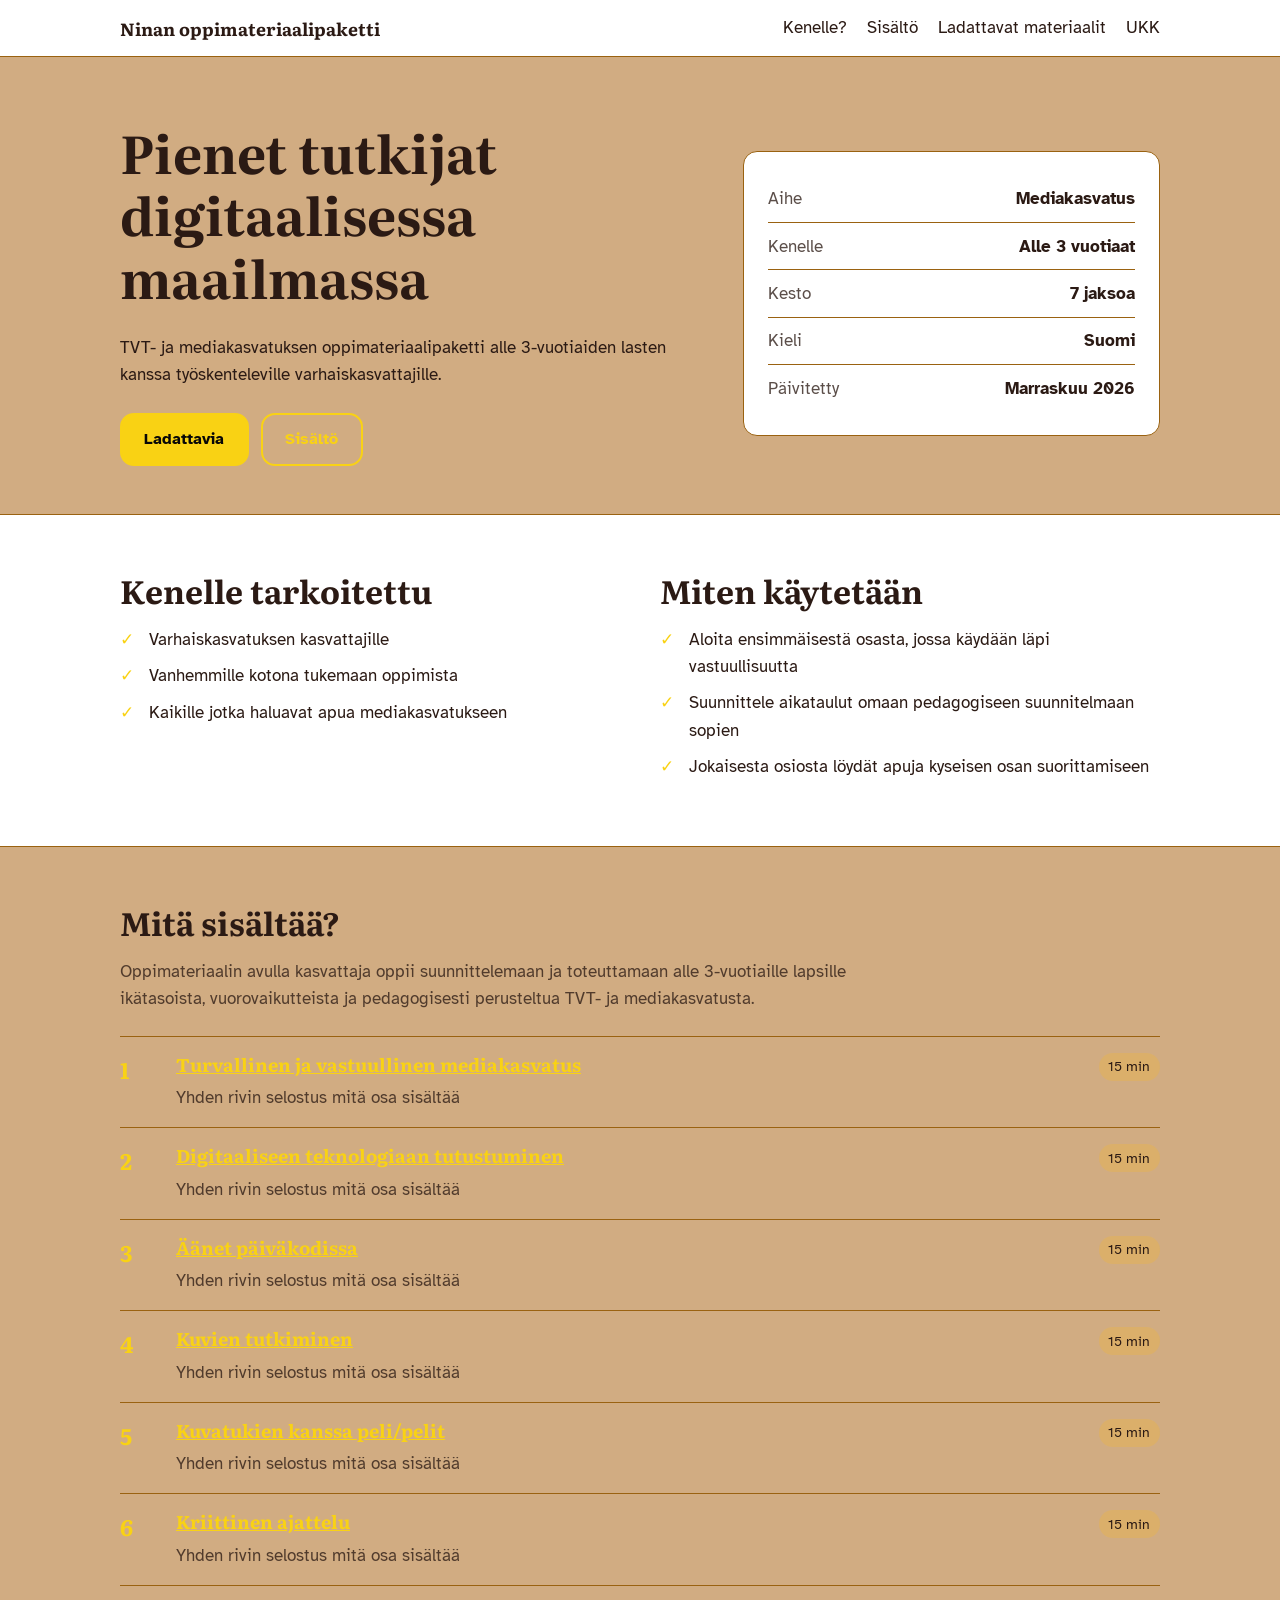
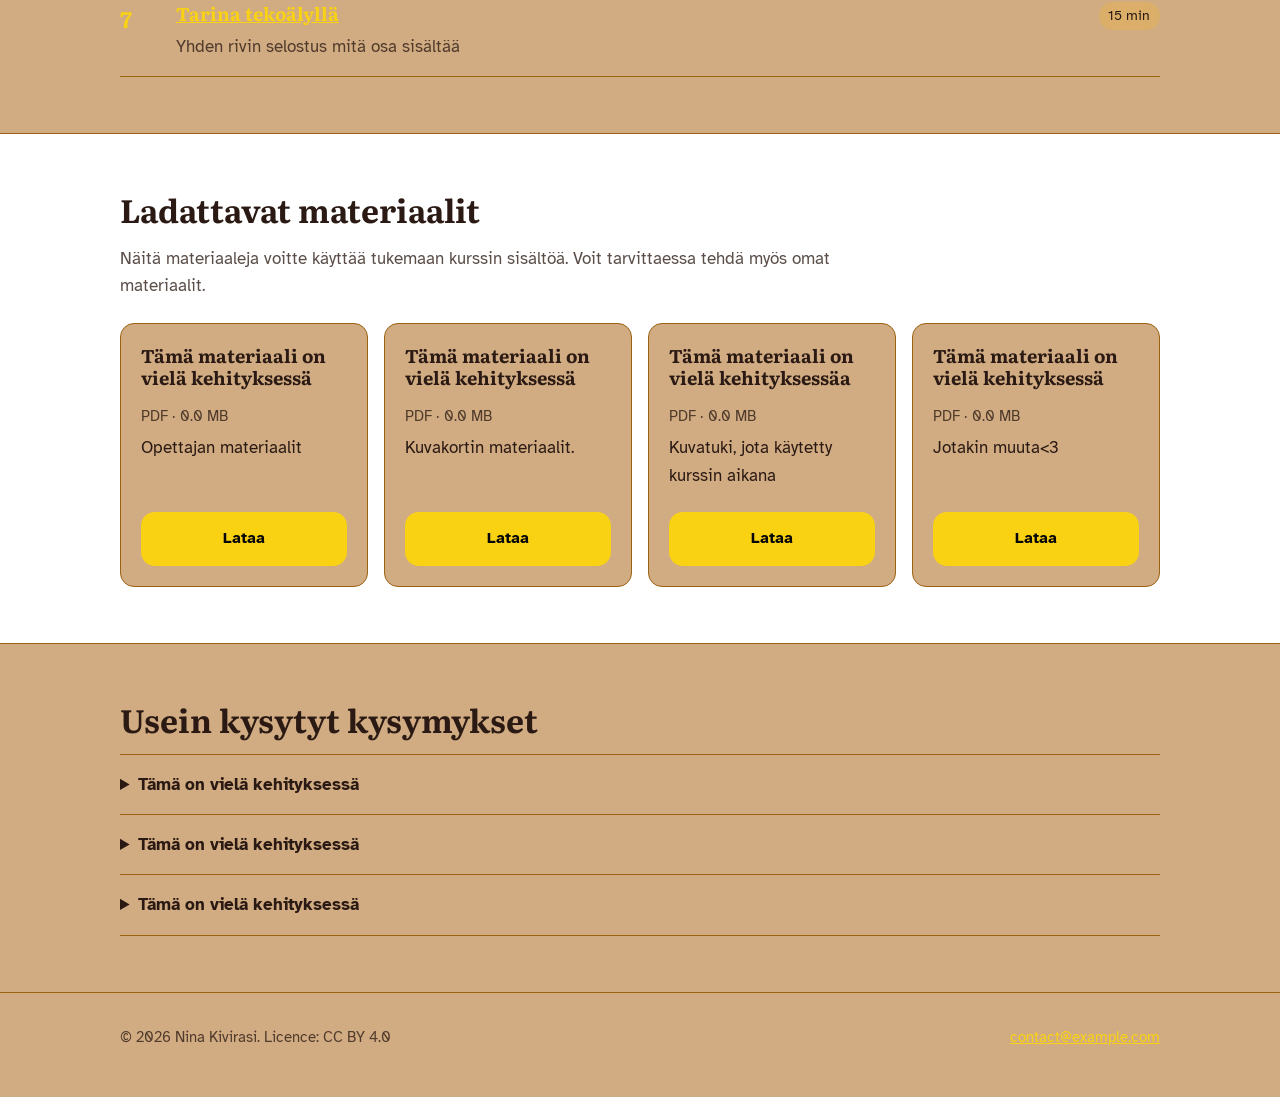
<file: index.html>
<!DOCTYPE html>
<html lang="en">
<head>
<meta charset="UTF-8">
<meta name="viewport" content="width=device-width, initial-scale=1">
<title>Materiaalipaketti alle 3-vuotiaille</title>
<meta name="description" content="Materiaalipaketti alle 3-vuotiaille.">
<link rel="preconnect" href="https://fonts.googleapis.com">
<link rel="preconnect" href="https://fonts.gstatic.com" crossorigin>
<link href="https://fonts.googleapis.com/css2?family=Atkinson+Hyperlegible:wght@400;700&family=Literata:opsz,wght@7..72,500;7..72,700&display=swap" rel="stylesheet">
<link rel="stylesheet" href="styles.css">

</head>

<body>
<a class="skip" href="#main">Skip to content</a>

<!-- ===== HEADER ===== -->
<header class="site-header">
  <div class="wrap">
    <a class="logo" href="#">Ninan oppimateriaalipaketti</a>
    <nav aria-label="Main">
      <ul>
        <li><a href="#audience">Kenelle?</a></li>
        <li><a href="#contents">Sisältö</a></li>
        <li><a href="#downloads">Ladattavat materiaalit</a></li>
        <li><a href="#faq">UKK</a></li>
      </ul>
    </nav>
  </div>
</header>

<main id="main">

  <!-- ===== HERO ===== -->
  <section class="hero">
    <div class="wrap">
      <div>
        <h1>Pienet tutkijat digitaalisessa maailmassa</h1>
        <p>TVT- ja mediakasvatuksen oppimateriaalipaketti alle 3-vuotiaiden lasten kanssa työskenteleville varhaiskasvattajille.</p>
        <div class="hero-actions">
          <a class="btn" href="#downloads">Ladattavia</a>
          <a class="btn ghost" href="#contents">Sisältö</a>
        </div>
      </div>

      <dl class="facts" aria-label="Package details">
        <div><dt>Aihe</dt><dd>Mediakasvatus</dd></div>
        <div><dt>Kenelle</dt><dd>Alle 3 vuotiaat</dd></div>
        <div><dt>Kesto</dt><dd>7 jaksoa</dd></div>
        <div><dt>Kieli</dt><dd>Suomi</dd></div>
        <div><dt>Päivitetty</dt><dd>Marraskuu 2026</dd></div>
      </dl>
    </div>
  </section>
    <!-- ===== AUDIENCE + HOW TO USE ===== -->
  <section id="audience" class="band">
    <div class="wrap two-col">
      <div>
        <h2>Kenelle tarkoitettu</h2>
        <ul class="checks">
          <li>Varhaiskasvatuksen kasvattajille</li>
          <li>Vanhemmille kotona tukemaan oppimista</li>
          <li>Kaikille jotka haluavat apua mediakasvatukseen</li>
        </ul>
      </div>
      <div>
        <h2>Miten käytetään</h2>
        <ul class="checks">
          <li>Aloita ensimmäisestä osasta, jossa käydään läpi vastuullisuutta</li>
          <li>Suunnittele aikataulut omaan pedagogiseen suunnitelmaan sopien</li>
          <li>Jokaisesta osiosta löydät apuja kyseisen osan suorittamiseen</li>
        </ul>
      </div>
    </div>
  </section>

  <!-- ===== CONTENTS ===== -->
  <section id="contents">
    <div class="wrap">
      <h2>Mitä sisältää?</h2>
      <p class="muted">Oppimateriaalin avulla kasvattaja oppii suunnittelemaan ja toteuttamaan alle 3-vuotiaille lapsille ikätasoista, vuorovaikutteista ja pedagogisesti perusteltua TVT- ja mediakasvatusta.</p>
      <ol class="contents">
        <li>
          <div><a href="osa1.html"><h3>Turvallinen ja vastuullinen mediakasvatus</h3></a><p>Yhden rivin selostus mitä osa sisältää</p></div>
          <span class="tag">15 min</span>
        </li>
        <li>
          <div><a href="osa2.html"><h3>Digitaaliseen teknologiaan tutustuminen </h3></a><p>Yhden rivin selostus mitä osa sisältää</p></div>
          <span class="tag">15 min</span>
        </li>
        <li>
          <div><a href="osa3.html"><h3>Äänet päiväkodissa</h3></a><p>Yhden rivin selostus mitä osa sisältää</p></div>
          <span class="tag">15 min</span>
        </li>
                <li>
          <div><a href="osa4.html"><h3>Kuvien tutkiminen</h3></a><p>Yhden rivin selostus mitä osa sisältää</p></div>
          <span class="tag">15 min</span>
        </li>
                <li>
          <div><a href="osa5.html"><h3>Kuvatukien kanssa peli/pelit</h3></a><p>Yhden rivin selostus mitä osa sisältää</p></div>
          <span class="tag">15 min</span>
        </li>
                <li>
          <div><a href="osa6.html"><h3>Kriittinen ajattelu</h3></a><p>Yhden rivin selostus mitä osa sisältää</p></div>
          <span class="tag">15 min</span>
        </li>
                <li>
          <div><a href="osa7.html"><h3>Tarina tekoälyllä</h3></a><p>Yhden rivin selostus mitä osa sisältää</p></div>
          <span class="tag">15 min</span>
        </li>
      </ol>
    </div>
  </section>

  <!-- ===== DOWNLOADS ===== -->
  <section id="downloads" class="band">
    <div class="wrap">
      <h2>Ladattavat materiaalit</h2>
      <p class="muted">Näitä materiaaleja voitte käyttää tukemaan kurssin sisältöä. Voit tarvittaessa tehdä myös omat materiaalit.</p>
      <div class="downloads">
        <article class="file">
          <h3>Tämä materiaali on vielä kehityksessä</h3>
          <p class="meta">PDF · 0.0 MB</p>
          <p>Opettajan materiaalit</p>
          <a class="btn" href="files/teachers-guide.pdf" download>Lataa</a>
        </article>
        <article class="file">
          <h3>Tämä materiaali on vielä kehityksessä</h3>
          <p class="meta">PDF · 0.0 MB</p>
          <p>Kuvakortin materiaalit.</p>
          <a class="btn" href="kamera_pohja.png" download>Lataa</a>
        </article>
        <article class="file">
          <h3>Tämä materiaali on vielä kehityksessäa</h3>
          <p class="meta">PDF · 0.0 MB</p>
          <p>Kuvatuki, jota käytetty kurssin aikana</p>
          <a class="btn" href="files/slides.pptx" download>Lataa</a>
        </article>
        <article class="file">
          <h3>Tämä materiaali on vielä kehityksessä</h3>
          <p class="meta">PDF · 0.0 MB</p>
          <p>Jotakin muuta<3</p>
          <a class="btn" href="files/full-package.zip" download>Lataa</a>
        </article>
      </div>
    </div>
  </section>



  <!-- ===== FAQ ===== -->
  <section id="faq">
    <div class="wrap">
      <h2>Usein kysytyt kysymykset</h2>
      <details>
        <summary>Tämä on vielä kehityksessä</summary>
        <p>Ja sitten vastauksia.</p>
      </details>
      <details>
        <summary>Tämä on vielä kehityksessä</summary>
        <p>Ja sitten vastauksia.</p>
      </details>
      <details>
        <summary>Tämä on vielä kehityksessä</summary>
        <p>Ja sitten vastauksia.</p>
      </details>
    </div>
  </section>

</main>

<!-- ===== FOOTER ===== -->
<footer>
  <div class="wrap">
    <span>© 2026 Nina Kivirasi. Licence: CC BY 4.0</span>
    <a href="mailto:contact@example.com">contact@example.com</a>
  </div>
</footer>
</body>
</html>
</file>
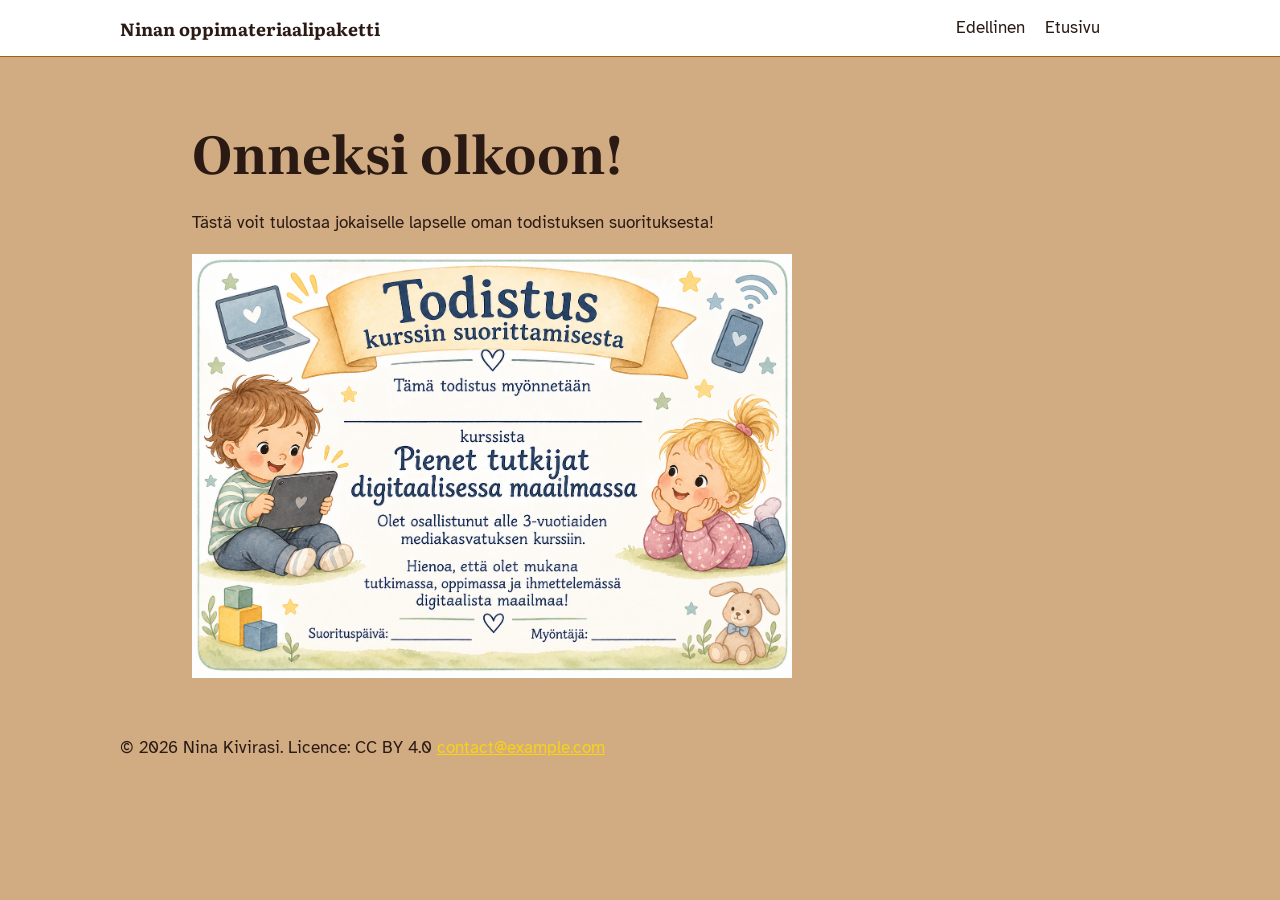
<file: lopuksi.html>
<!DOCTYPE html>
<html lang="en">
<head>
    <meta charset="UTF-8">
    <meta name="viewport" content="width=device-width, initial-scale=1.0">
    <title>Materiaalipaketti alle 3-vuotiaille</title>
    <meta name="description" content="Materiaalipaketti alle 3-vuotiaille.">
    <link rel="preconnect" href="https://fonts.googleapis.com">
    <link rel="preconnect" href="https://fonts.gstatic.com" crossorigin>
    <link href="https://fonts.googleapis.com/css2?family=Atkinson+Hyperlegible:wght@400;700&family=Literata:opsz,wght@7..72,500;7..72,700&display=swap" rel="stylesheet">
    <link rel="stylesheet" href="styles.css">
</head>
<body>
    <header class="site-header">
  <div class="wrap">
    <a class="logo" href="#">Ninan oppimateriaalipaketti</a>
    <nav aria-label="Main">
      <ul>
        <li><a href="osa7.html">Edellinen</a></li>
        <li><a href="index.html">Etusivu</a></li>
        <li><a href=""></a></li>
        <li><a href=""></a></li>
        <li><a href=""></a></li>
      </ul>
    </nav>
  </div>
</header>
 
<main id="main">

  <!-- ===== HERO ===== -->
  <section class="hero">
    <div class="headline">
        <h1>Onneksi olkoon!</h1>
            
      <div>
        <div>
            <p>Tästä voit tulostaa jokaiselle lapselle oman todistuksen suorituksesta!</p>
          <a href="pienet_tutkijat_todistus.pdf" target="_blank"><img src="Pienten_tutkijoiden_digidiplomi.png" width="600" alt="Pienten tutkijoiden digidiplomi"></a>
        </div>
      </div>
 

  </div>
</section>

<!-- ===== FOOTER ===== -->
<footer>
  <div class="wrap">
    <span>© 2026 Nina Kivirasi. Licence: CC BY 4.0</span>
    <a href="mailto:contact@example.com">contact@example.com</a>
  </div>
</footer>
</body>
</html>
</file>
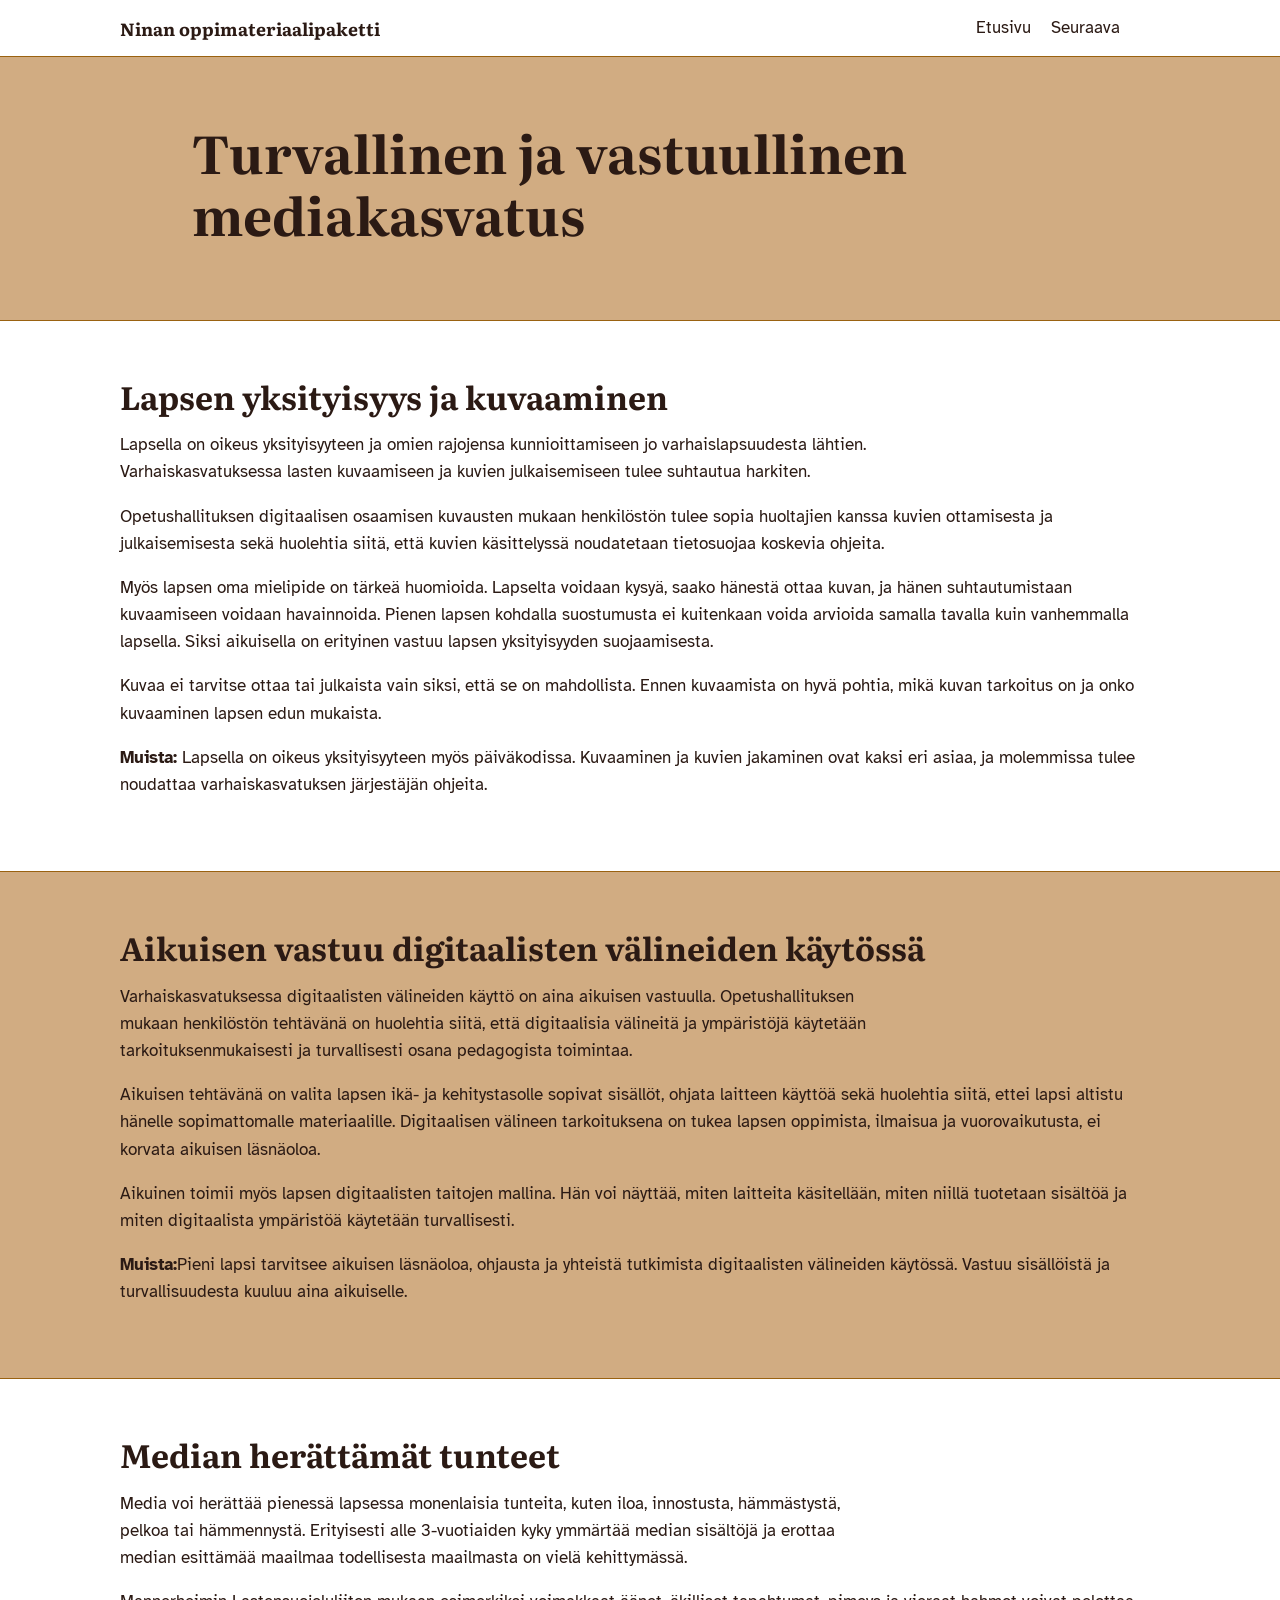
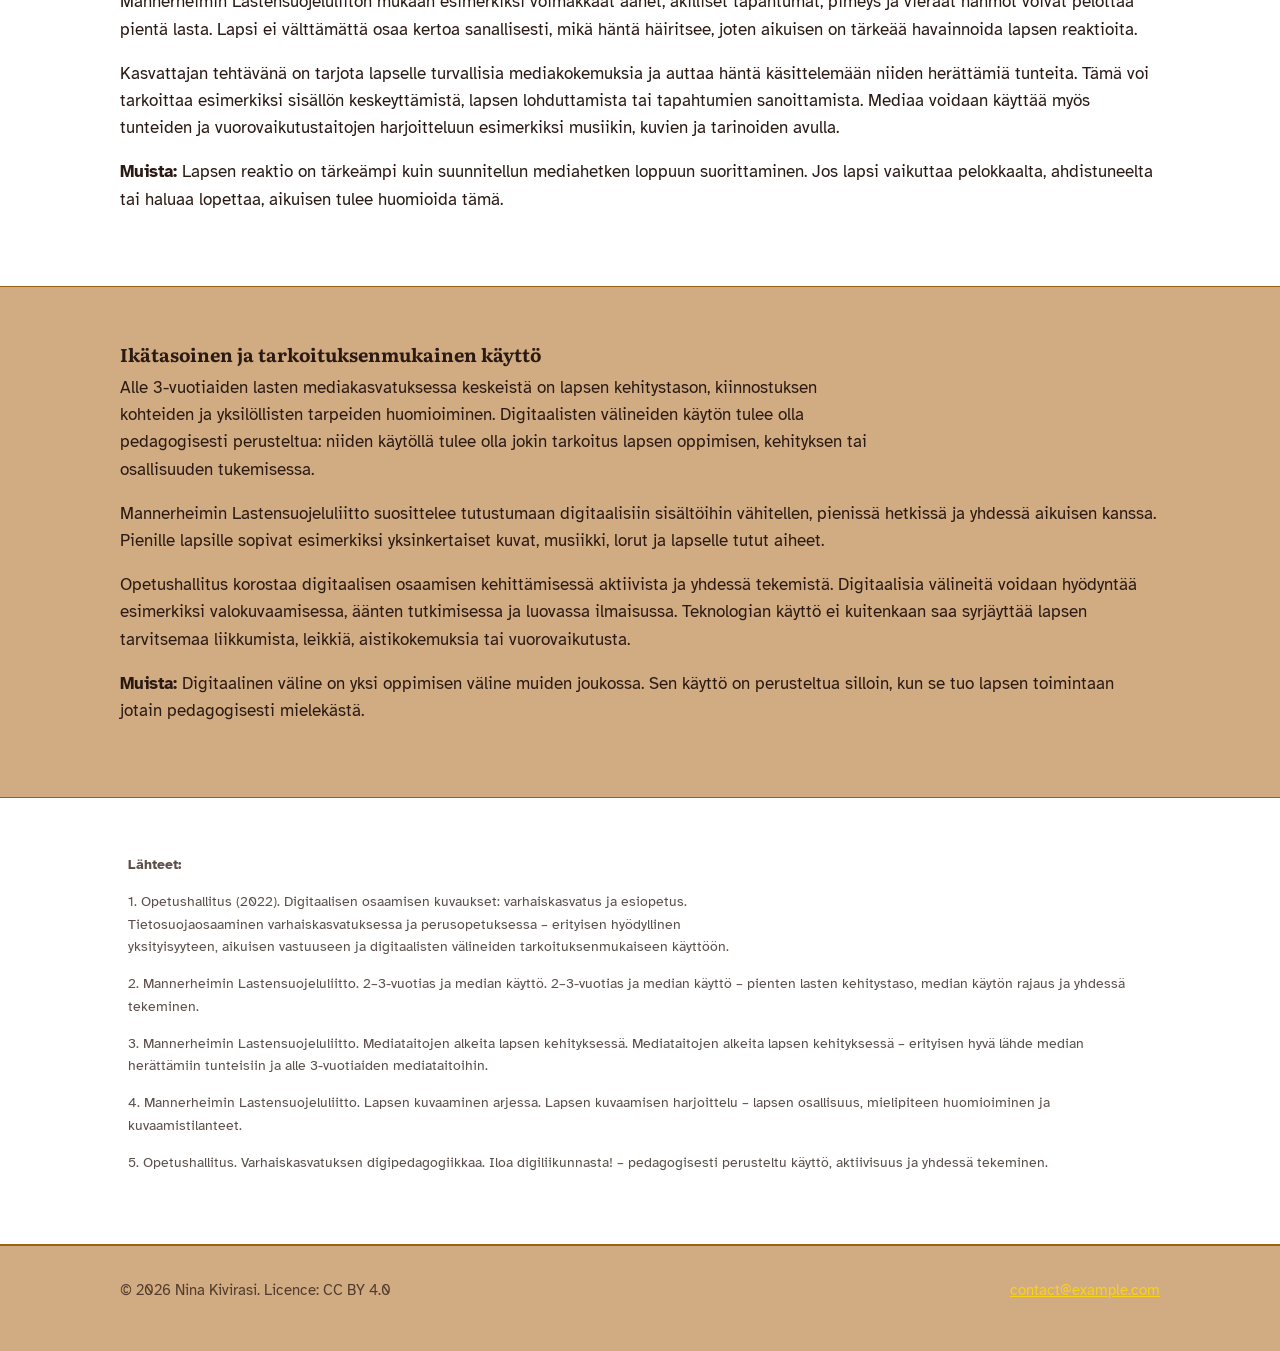
<file: osa1.html>
<!DOCTYPE html>
<html lang="en">
<head>
<meta charset="UTF-8">
<meta name="viewport" content="width=device-width, initial-scale=1">
<title>Materiaalipaketti alle 3-vuotiaille</title>
<meta name="description" content="Materiaalipaketti alle 3-vuotiaille.">
<link rel="preconnect" href="https://fonts.googleapis.com">
<link rel="preconnect" href="https://fonts.gstatic.com" crossorigin>
<link href="https://fonts.googleapis.com/css2?family=Atkinson+Hyperlegible:wght@400;700&family=Literata:opsz,wght@7..72,500;7..72,700&display=swap" rel="stylesheet">
<link rel="stylesheet" href="styles.css">

</head>
 
<body>
 
<!-- ===== HEADER ===== -->
<header class="site-header">
  <div class="wrap">
    <a class="logo" href="#">Ninan oppimateriaalipaketti</a>
    <nav aria-label="Main">
      <ul>
        <li><a href="index.html">Etusivu</a></li>  
        <li><a href="osa2.html">Seuraava</a></li>
        <li><a href=""></a></li>
        <li><a href=""></a></li>
      </ul>
    </nav>
  </div>
</header>
 
<main id="main">
 
  <!-- ===== HERO ===== -->
  <section class="hero">
    <div class="headline">
        <h1>Turvallinen ja vastuullinen mediakasvatus</h1>
      </div>
  </section>
 
  <!-- ===== CONTENTS ===== -->
  <section id="facts" class="band">
    <div class="wrap">
      <h2>Lapsen yksityisyys ja kuvaaminen</h2>
      <p>Lapsella on oikeus yksityisyyteen ja omien rajojensa kunnioittamiseen jo varhaislapsuudesta lähtien. Varhaiskasvatuksessa lasten kuvaamiseen ja kuvien julkaisemiseen tulee suhtautua harkiten. </p>
        Opetushallituksen digitaalisen osaamisen kuvausten mukaan henkilöstön tulee sopia huoltajien kanssa kuvien ottamisesta ja julkaisemisesta sekä huolehtia siitä, että kuvien käsittelyssä noudatetaan tietosuojaa koskevia ohjeita.</p>
        Myös lapsen oma mielipide on tärkeä huomioida. Lapselta voidaan kysyä, saako hänestä ottaa kuvan, ja hänen suhtautumistaan kuvaamiseen voidaan havainnoida. Pienen lapsen kohdalla suostumusta ei kuitenkaan voida arvioida samalla tavalla kuin vanhemmalla lapsella. Siksi aikuisella on erityinen vastuu lapsen yksityisyyden suojaamisesta.
        </p>
        Kuvaa ei tarvitse ottaa tai julkaista vain siksi, että se on mahdollista. Ennen kuvaamista on hyvä pohtia, mikä kuvan tarkoitus on ja onko kuvaaminen lapsen edun mukaista.
       </p>
        <strong>Muista:</strong> Lapsella on oikeus yksityisyyteen myös päiväkodissa. Kuvaaminen ja kuvien jakaminen ovat kaksi eri asiaa, ja molemmissa tulee noudattaa varhaiskasvatuksen järjestäjän ohjeita.
      </p>
      </div>
  </section>
<section>
      <div class="wrap">
        <h2>Aikuisen vastuu digitaalisten välineiden käytössä</h2>
        <p>Varhaiskasvatuksessa digitaalisten välineiden käyttö on aina aikuisen vastuulla. Opetushallituksen mukaan henkilöstön tehtävänä on huolehtia siitä, että digitaalisia välineitä ja ympäristöjä käytetään tarkoituksenmukaisesti ja turvallisesti osana pedagogista toimintaa.
          </p>
          Aikuisen tehtävänä on valita lapsen ikä- ja kehitystasolle sopivat sisällöt, ohjata laitteen käyttöä sekä huolehtia siitä, ettei lapsi altistu hänelle sopimattomalle materiaalille. Digitaalisen välineen tarkoituksena on tukea lapsen oppimista, ilmaisua ja vuorovaikutusta, ei korvata aikuisen läsnäoloa.
          </p>
          Aikuinen toimii myös lapsen digitaalisten taitojen mallina. Hän voi näyttää, miten laitteita käsitellään, miten niillä tuotetaan sisältöä ja miten digitaalista ympäristöä käytetään turvallisesti.
        </p>
          <strong>Muista:</strong>Pieni lapsi tarvitsee aikuisen läsnäoloa, ohjausta ja yhteistä tutkimista digitaalisten välineiden käytössä. Vastuu sisällöistä ja turvallisuudesta kuuluu aina aikuiselle.
        </p>
      </div>
</section>
<section class="band">
      <div class="wrap">
          <h2>Median herättämät tunteet</h2>
        <p>
          Media voi herättää pienessä lapsessa monenlaisia tunteita, kuten iloa, innostusta, hämmästystä, pelkoa tai hämmennystä. Erityisesti alle 3-vuotiaiden kyky ymmärtää median sisältöjä ja erottaa median esittämää maailmaa todellisesta maailmasta on vielä kehittymässä.
          </p>
          Mannerheimin Lastensuojeluliiton mukaan esimerkiksi voimakkaat äänet, äkilliset tapahtumat, pimeys ja vieraat hahmot voivat pelottaa pientä lasta. Lapsi ei välttämättä osaa kertoa sanallisesti, mikä häntä häiritsee, joten aikuisen on tärkeää havainnoida lapsen reaktioita.
          </p>
          Kasvattajan tehtävänä on tarjota lapselle turvallisia mediakokemuksia ja auttaa häntä käsittelemään niiden herättämiä tunteita. Tämä voi tarkoittaa esimerkiksi sisällön keskeyttämistä, lapsen lohduttamista tai tapahtumien sanoittamista. Mediaa voidaan käyttää myös tunteiden ja vuorovaikutustaitojen harjoitteluun esimerkiksi musiikin, kuvien ja tarinoiden avulla.
          </p>
          <strong>Muista:</strong> Lapsen reaktio on tärkeämpi kuin suunnitellun mediahetken loppuun suorittaminen. Jos lapsi vaikuttaa pelokkaalta, ahdistuneelta tai haluaa lopettaa, aikuisen tulee huomioida tämä.
        </p>
      </div>
</section>
<section >
      <div class="wrap">
        <h3>Ikätasoinen ja tarkoituksenmukainen käyttö</h3>
          <p>
          Alle 3-vuotiaiden lasten mediakasvatuksessa keskeistä on lapsen kehitystason, kiinnostuksen kohteiden ja yksilöllisten tarpeiden huomioiminen. Digitaalisten välineiden käytön tulee olla pedagogisesti perusteltua: niiden käytöllä tulee olla jokin tarkoitus lapsen oppimisen, kehityksen tai osallisuuden tukemisessa.
          </p>
          Mannerheimin Lastensuojeluliitto suosittelee tutustumaan digitaalisiin sisältöihin vähitellen, pienissä hetkissä ja yhdessä aikuisen kanssa. Pienille lapsille sopivat esimerkiksi yksinkertaiset kuvat, musiikki, lorut ja lapselle tutut aiheet.
          </p>
          Opetushallitus korostaa digitaalisen osaamisen kehittämisessä aktiivista ja yhdessä tekemistä. Digitaalisia välineitä voidaan hyödyntää esimerkiksi valokuvaamisessa, äänten tutkimisessa ja luovassa ilmaisussa. Teknologian käyttö ei kuitenkaan saa syrjäyttää lapsen tarvitsemaa liikkumista, leikkiä, aistikokemuksia tai vuorovaikutusta.
          </p>
          <strong>Muista:</strong> Digitaalinen väline on yksi oppimisen väline muiden joukossa. Sen käyttö on perusteltua silloin, kun se tuo lapsen toimintaan jotain pedagogisesti mielekästä.
        </p>
        </div>
    </div>
  </section>
  <section class="band">
    <div class="lahde">
      <p><strong>Lähteet:</strong></p>
      <p>
        1. Opetushallitus (2022). Digitaalisen osaamisen kuvaukset: varhaiskasvatus ja esiopetus.
        Tietosuojaosaaminen varhaiskasvatuksessa ja perusopetuksessa – erityisen hyödyllinen yksityisyyteen, aikuisen vastuuseen ja digitaalisten välineiden tarkoituksenmukaiseen käyttöön.</p>

        2. Mannerheimin Lastensuojeluliitto. 2–3-vuotias ja median käyttö.
        2–3-vuotias ja median käyttö – pienten lasten kehitystaso, median käytön rajaus ja yhdessä tekeminen.</p>

        3. Mannerheimin Lastensuojeluliitto. Mediataitojen alkeita lapsen kehityksessä.
        Mediataitojen alkeita lapsen kehityksessä – erityisen hyvä lähde median herättämiin tunteisiin ja alle 3-vuotiaiden mediataitoihin.</p>

        4. Mannerheimin Lastensuojeluliitto. Lapsen kuvaaminen arjessa.
        Lapsen kuvaamisen harjoittelu – lapsen osallisuus, mielipiteen huomioiminen ja kuvaamistilanteet.</p>

        5. Opetushallitus. Varhaiskasvatuksen digipedagogiikkaa.
        Iloa digiliikunnasta! – pedagogisesti perusteltu käyttö, aktiivisuus ja yhdessä tekeminen.</p>
      </p>
    </div>
  </section>
</main>
 
<!-- ===== FOOTER ===== -->
<footer>
  <div class="wrap">
    <span>© 2026 Nina Kivirasi. Licence: CC BY 4.0</span>
    <a href="mailto:contact@example.com">contact@example.com</a>
  </div>
</footer>
</body>
</html>
</file>
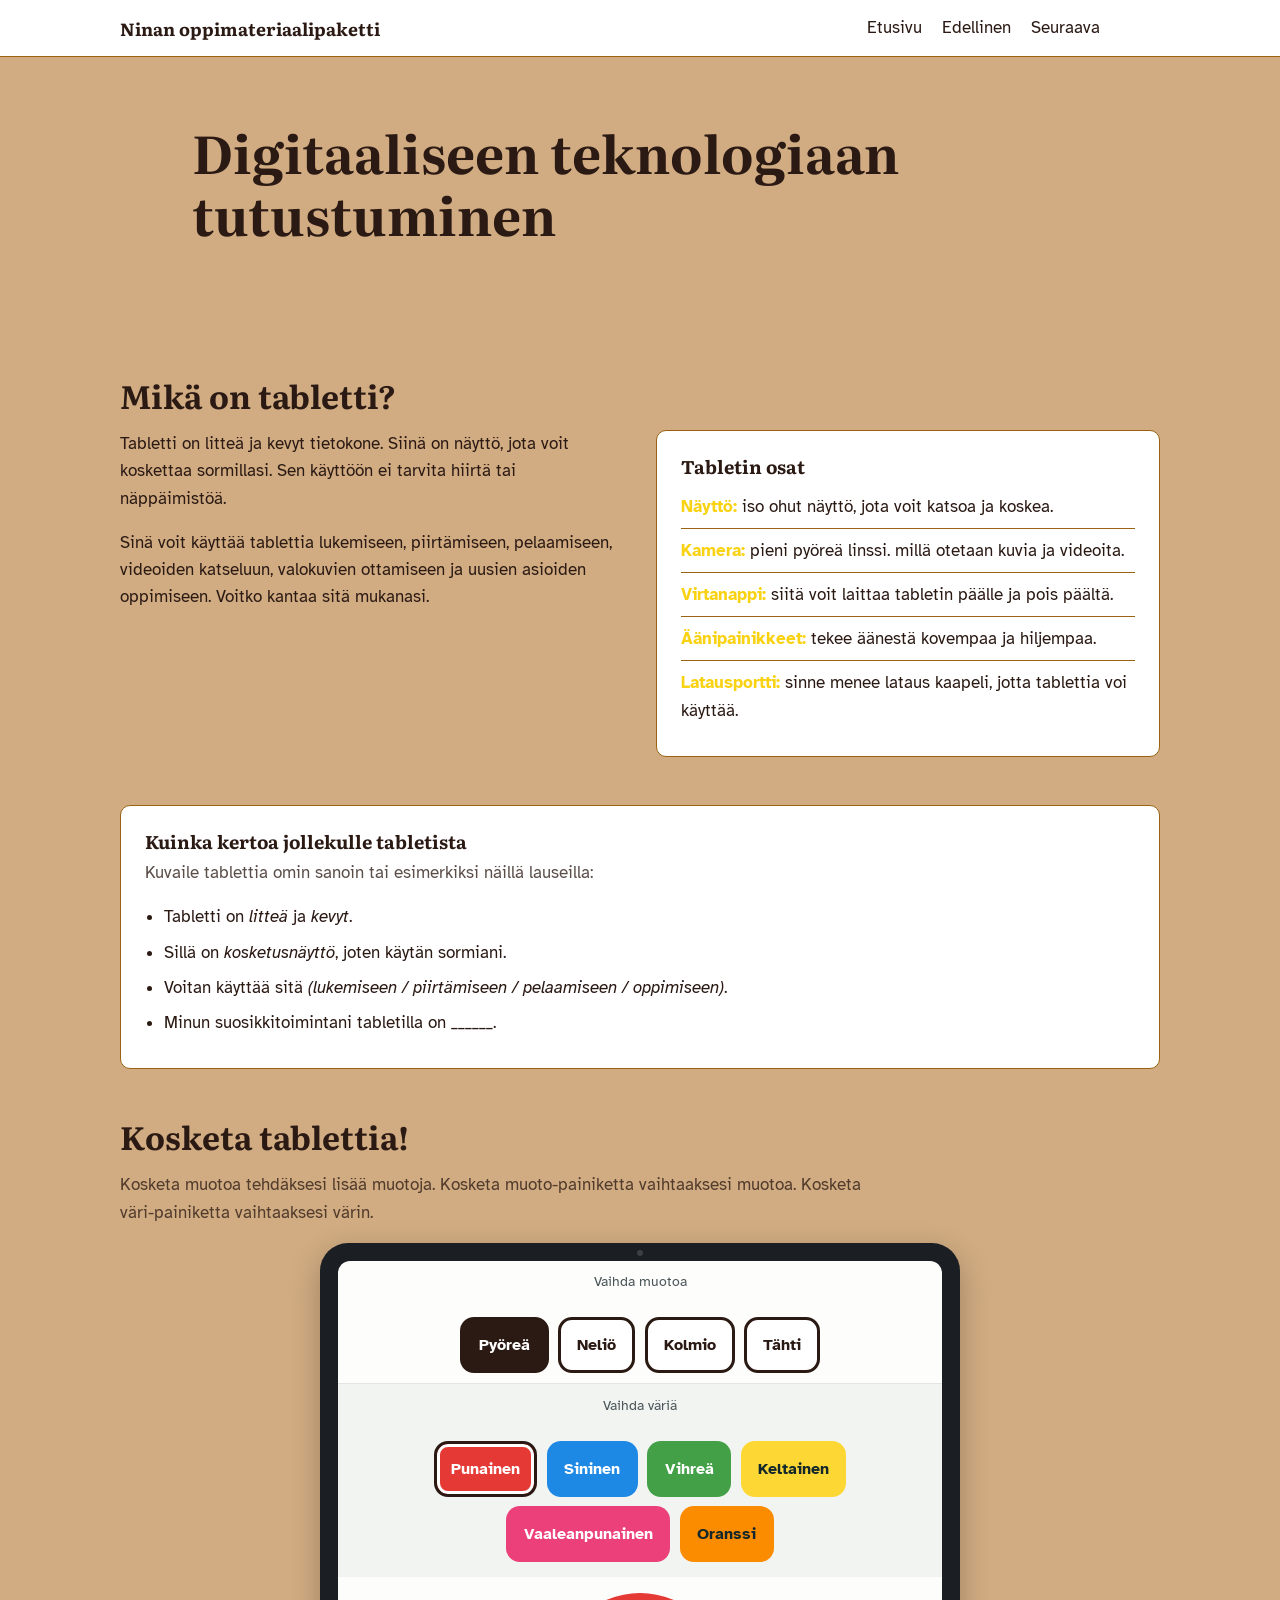
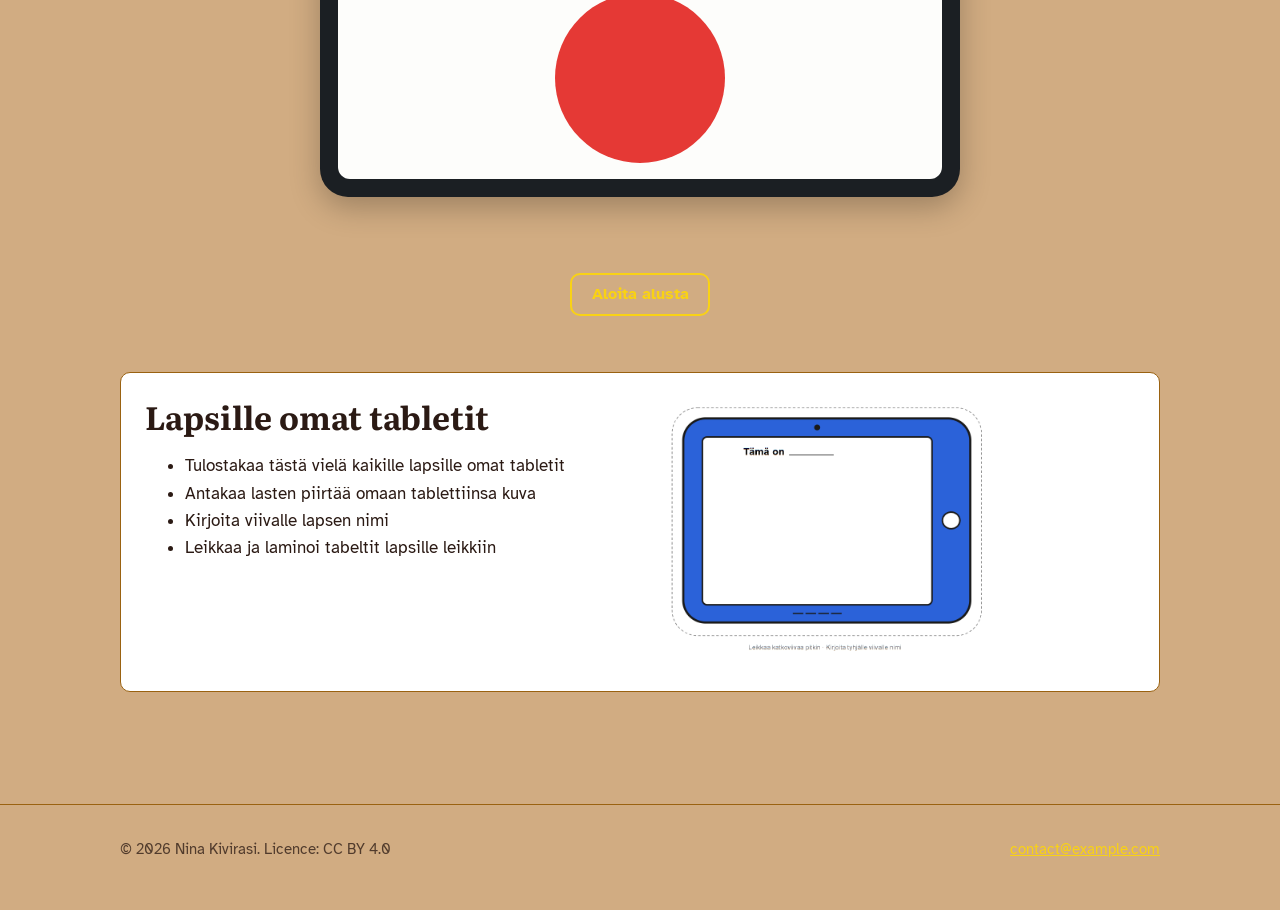
<file: osa2.html>
<!DOCTYPE html>
<html lang="en">
<head>
<meta charset="UTF-8">
<meta name="viewport" content="width=device-width, initial-scale=1">
<title>Materiaalipaketti alle 3-vuotiaille</title>
<meta name="description" content="Materiaalipaketti alle 3-vuotiaille.">
<link rel="preconnect" href="https://fonts.googleapis.com">
<link rel="preconnect" href="https://fonts.gstatic.com" crossorigin>
<link href="https://fonts.googleapis.com/css2?family=Atkinson+Hyperlegible:wght@400;700&family=Literata:opsz,wght@7..72,500;7..72,700&display=swap" rel="stylesheet">
<link rel="stylesheet" href="styles.css">

</head>
 
<body>
 
<!-- ===== HEADER ===== -->
<header class="site-header">
  <div class="wrap">
    <a class="logo" href="#">Ninan oppimateriaalipaketti</a>
    <nav aria-label="Main">
      <ul>
        <li><a href="index.html">Etusivu</a></li>
        <li><a href="osa1.html">Edellinen</a></li> 
        <li><a href="osa3.html">Seuraava</a></li>
        <li><a href=""></a></li>
        <li><a href=""></a></li>
        <li><a href=""></a></li>
      </ul>
    </nav>
  </div>
</header>
 
<main id="main">

  <!-- ===== HERO ===== -->
  <section class="hero">
    <div class="headline">
        <h1>Digitaaliseen teknologiaan tutustuminen </h1>
      </div>
  </section>

<section class="tb-section" id="tablet">
  <div class="tb-wrap">

    <!-- ===== PART 1: What is a tablet? ===== -->
    <h2>Mikä on tabletti?</h2>
    <div class="tb-intro">
      <div>
        <p>Tabletti on litteä ja kevyt tietokone. Siinä on näyttö, jota voit koskettaa sormillasi. Sen käyttöön ei tarvita hiirtä tai näppäimistöä.</p>
          Sinä voit käyttää tablettia lukemiseen, piirtämiseen, pelaamiseen, videoiden katseluun, valokuvien ottamiseen ja uusien asioiden oppimiseen. Voitko kantaa sitä mukanasi.</p>
      </div>

      <div class="tb-card">
        <h3>Tabletin osat</h3>
        <ul class="tb-parts">
          <li><strong>Näyttö:</strong> iso ohut näyttö, jota voit katsoa ja koskea.</li>
          <li><strong>Kamera:</strong> pieni pyöreä linssi. millä otetaan kuvia ja videoita.</li>
          <li><strong>Virtanappi:</strong> siitä voit laittaa tabletin päälle ja pois päältä.</li>
          <li><strong>Äänipainikkeet:</strong> tekee äänestä kovempaa ja hiljempaa.</li>
          <li><strong>Latausportti:</strong> sinne menee lataus kaapeli, jotta tablettia voi käyttää.</li>
        </ul>
      </div>
    </div>

    <!-- ===== PART 2: How to tell about a tablet ===== -->
    <div class="tb-card" style="margin-bottom:3rem">
      <h3>Kuinka kertoa jollekulle tabletista</h3>
      <p class="tb-muted">Kuvaile tablettia omin sanoin tai esimerkiksi näillä lauseilla:</p>
      <ul class="tb-say">
        <li>Tabletti on <em>litteä</em> ja <em>kevyt</em>.</li>
        <li>Sillä on <em>kosketusnäyttö</em>, joten käytän sormiani.</li>
        <li>Voitan käyttää sitä <em>(lukemiseen / piirtämiseen / pelaamiseen / oppimiseen)</em>.</li>
        <li>Minun suosikkitoimintani tabletilla on ______.</li>
      </ul>
    </div>

    <!-- ===== PART 3: Touch the tablet ===== -->
    <h2>Kosketa tablettia!</h2>
    <p class="tb-muted">Kosketa muotoa tehdäksesi lisää muotoja. Kosketa muoto-painiketta vaihtaaksesi muotoa. Kosketa väri-painiketta vaihtaaksesi värin.</p>

    <div class="tb-play">
      <div class="tb-device">
        <div class="tb-screen" id="tbScreen">



          <div class="tb-row" role="group" aria-label="Vaihda muotoa">
            <p class="tb-label">Vaihda muotoa</p>
            <button class="tb-btn" data-shape="circle" aria-pressed="true">Pyöreä</button>
            <button class="tb-btn" data-shape="square" aria-pressed="false">Neliö</button>
            <button class="tb-btn" data-shape="triangle" aria-pressed="false">Kolmio</button>
            <button class="tb-btn" data-shape="star" aria-pressed="false">Tähti</button>
          </div>

          <div class="tb-row" role="group" aria-label="Vaihda väriä">
            <p class="tb-label">Vaihda väriä</p>
            <button class="tb-swatch" data-colour="0" aria-pressed="true"  style="background:#e53935;color:#fff">Punainen</button>
            <button class="tb-swatch" data-colour="1" aria-pressed="false" style="background:#1e88e5;color:#fff">Sininen</button>
            <button class="tb-swatch" data-colour="2" aria-pressed="false" style="background:#43a047;color:#fff">Vihreä</button>
            <button class="tb-swatch" data-colour="3" aria-pressed="false" style="background:#fdd835;color:#14282b">Keltainen</button>
            <button class="tb-swatch" data-colour="4" aria-pressed="false" style="background:#ec407a;color:#fff">Vaaleanpunainen</button>
            <button class="tb-swatch" data-colour="5" aria-pressed="false" style="background:#fb8c00;color:#14282b">Oranssi</button>
          </div>

            <div class="tb-stage">
            <div class="tb-shapes" id="tbShapes">
              <button class="tb-shape tb-circle" aria-label="Muoto. Kosketa tehdäksesi lisää muotoja."></button>
            </div>
          </div>

        </div>
      </div>

      <p class="tb-status" id="tbStatus" role="status" aria-live="polite"></p>
      <button class="tb-reset" id="tbReset" type="button" aria-label=" Aloita alusta"> Aloita alusta</button>
    </div>
    <section>
       <div  class="tb-col-2">
        <div>
        <h2>Lapsille omat tabletit</h2>
          <ul>
            <li>Tulostakaa tästä vielä kaikille lapsille omat tabletit</li>
            <li>Antakaa lasten piirtää omaan tablettiinsa kuva</li>
            <li>Kirjoita viivalle lapsen nimi</li>
            <li>Leikkaa ja laminoi tabeltit lapsille leikkiin</li>
            </li>       
          </ul>
          </div>
          <div>

            <a href="tablet-coloured_printable.pdf" target="_blank"><img src="tabletti_kuva.png" width="70%" alt="Kuvassa on tabletin kuva." ></a>
          </div>
          </div>
          </section>
    </div>
 
  </section>
 
</main>
 
<!-- ===== FOOTER ===== -->
<footer>
  <div class="wrap">
    <span>© 2026 Nina Kivirasi. Licence: CC BY 4.0</span>
    <a href="mailto:contact@example.com">contact@example.com</a>
  </div>
</footer>
</body>
<script>
/* TABLET SECTION - script */

(function () {
  var colours = [
    { hex: "#e53935", name: "red" },
    { hex: "#1e88e5", name: "blue" },
    { hex: "#43a047", name: "green" },
    { hex: "#fdd835", name: "yellow" },
    { hex: "#ec407a", name: "pink" },
    { hex: "#fb8c00", name: "orange" }
  ];
  var MAX = 12;   // most shapes allowed on the screen (change if you like)

  var box = document.getElementById("tbShapes");
  var status = document.getElementById("tbStatus");
  var shapeBtns = document.querySelectorAll("#tbScreen [data-shape]");
  var colourBtns = document.querySelectorAll("#tbScreen [data-colour]");
  var reset = document.getElementById("tbReset");

  var shapeColour = 0;
  var currentShape = "circle";

  function say(text) { status.textContent = text; }
  function all() { return box.querySelectorAll(".tb-shape:not(.tb-breaking)"); }

  function pop(el) {
    el.classList.remove("tb-pop");
    void el.offsetWidth;               // restart the animation
    el.classList.add("tb-pop");
  }

  // Make shapes smaller when there are more of them
  function resize() {
    var n = all().length;
    var size = n === 1 ? 170 : n <= 3 ? 120 : n <= 6 ? 90 : 64;
    box.style.setProperty("--size", size + "px");
  }

  function paint(el) {
    el.className = "tb-shape tb-" + currentShape;
    el.style.backgroundColor = colours[shapeColour].hex;
  }

  function showButtons() {
    shapeBtns.forEach(function (b) {
      b.setAttribute("aria-pressed", String(b.getAttribute("data-shape") === currentShape));
    });
    colourBtns.forEach(function (b) {
      b.setAttribute("aria-pressed", String(Number(b.getAttribute("data-colour")) === shapeColour));
    });
  }

  function paintAll() {
    all().forEach(function (el) { paint(el); pop(el); });
    showButtons();
  }

  var breakTimers = [];
  var stage = box.parentNode;
  var popping = false;   // false = tapping adds shapes, true = tapping pops them

  // Balloon pop: the shape swells, then bursts into bits and a "POP!" word
  function popShape(el) {
    var reduce = window.matchMedia("(prefers-reduced-motion: reduce)").matches;
    var colour = el.style.backgroundColor;
    var r = el.getBoundingClientRect();
    var s = stage.getBoundingClientRect();
    var x = r.left - s.left + r.width / 2;
    var y = r.top - s.top + r.height / 2;

    el.classList.remove("tb-pop");
    el.classList.add("tb-breaking");

    var t = setTimeout(function () {
      el.remove();
      resize();
      if (reduce) return;
      for (var i = 0; i < 10; i++) {
        var bit = document.createElement("span");
        var angle = (Math.PI * 2 * i) / 10 + Math.random() * 0.5;
        var dist = 50 + Math.random() * 50;
        bit.className = "tb-bit";
        bit.style.left = x + "px";
        bit.style.top = y + "px";
        bit.style.backgroundColor = colour;
        bit.style.setProperty("--dx", Math.cos(angle) * dist + "px");
        bit.style.setProperty("--dy", Math.sin(angle) * dist + "px");
        bit.style.setProperty("--rot", Math.random() * 360 + "deg");
        stage.appendChild(bit);
        setTimeout(function (b) { b.remove(); }.bind(null, bit), 600);
      }
      var word = document.createElement("span");
      word.className = "tb-word";
      word.textContent = "POP!";
      word.style.left = x + "px";
      word.style.top = y + "px";
      stage.appendChild(word);
      setTimeout(function () { word.remove(); }, 650);
    }, reduce ? 0 : 140);
    breakTimers.push(t);
  }

  function newShape() {
    box.innerHTML = "";
    var el = document.createElement("button");
    el.setAttribute("aria-label", "Shape. Tap it to make another one.");
    paint(el);
    box.appendChild(el);
    resize();
    pop(el);
  }

  function setAriaForMode() {
    all().forEach(function (el) {
      el.setAttribute("aria-label", popping ? "Shape. Tap it to pop it." : "Shape. Tap it to make another one.");
    });
  }

  // Tap a shape -> a copy appears. At 12 shapes they start popping, one at a time,
  // until only one shape is left. Then tapping makes copies again.
  box.addEventListener("click", function (e) {
    var el = e.target;
    if (!el.classList.contains("tb-shape") || el.classList.contains("tb-breaking")) return;

    if (!popping && all().length >= MAX) {
      popping = true;
      setAriaForMode();
    }

    if (popping) {
      popShape(el);                        // marks it as breaking, so it no longer counts
      var left = all().length;
      if (left <= 1) {
        popping = false;
        setAriaForMode();
        say("Pop! One shape is left. Tap it to make more!");
      } else {
        say("Pop! " + left + " shapes left.");
      }
      return;
    }

    var copy = el.cloneNode(false);
    box.appendChild(copy);
    resize();
    pop(copy);
    say("Now there are " + all().length + " shapes!");
  });

  // Shape buttons change the SHAPE of every shape
  shapeBtns.forEach(function (btn) {
    btn.addEventListener("click", function () {
      currentShape = btn.getAttribute("data-shape");
      paintAll();
      say("They are " + currentShape + "s now!");
    });
  });

  // Colour buttons change the COLOUR of every shape
  colourBtns.forEach(function (btn) {
    btn.addEventListener("click", function () {
      shapeColour = Number(btn.getAttribute("data-colour"));
      paintAll();
      say("They are " + colours[shapeColour].name + "!");
    });
  });

  // Start again: one red circle
  reset.addEventListener("click", function () {
    breakTimers.forEach(clearTimeout);
    breakTimers = [];
    popping = false;
    stage.querySelectorAll(".tb-bit, .tb-word").forEach(function (n) { n.remove(); });
    shapeColour = 0; currentShape = "circle";
    newShape();
    showButtons();
    say("All clear. Try again!");
  });

  paint(all()[0]);
  resize();
  showButtons();
})();
</script>

</html>
</file>
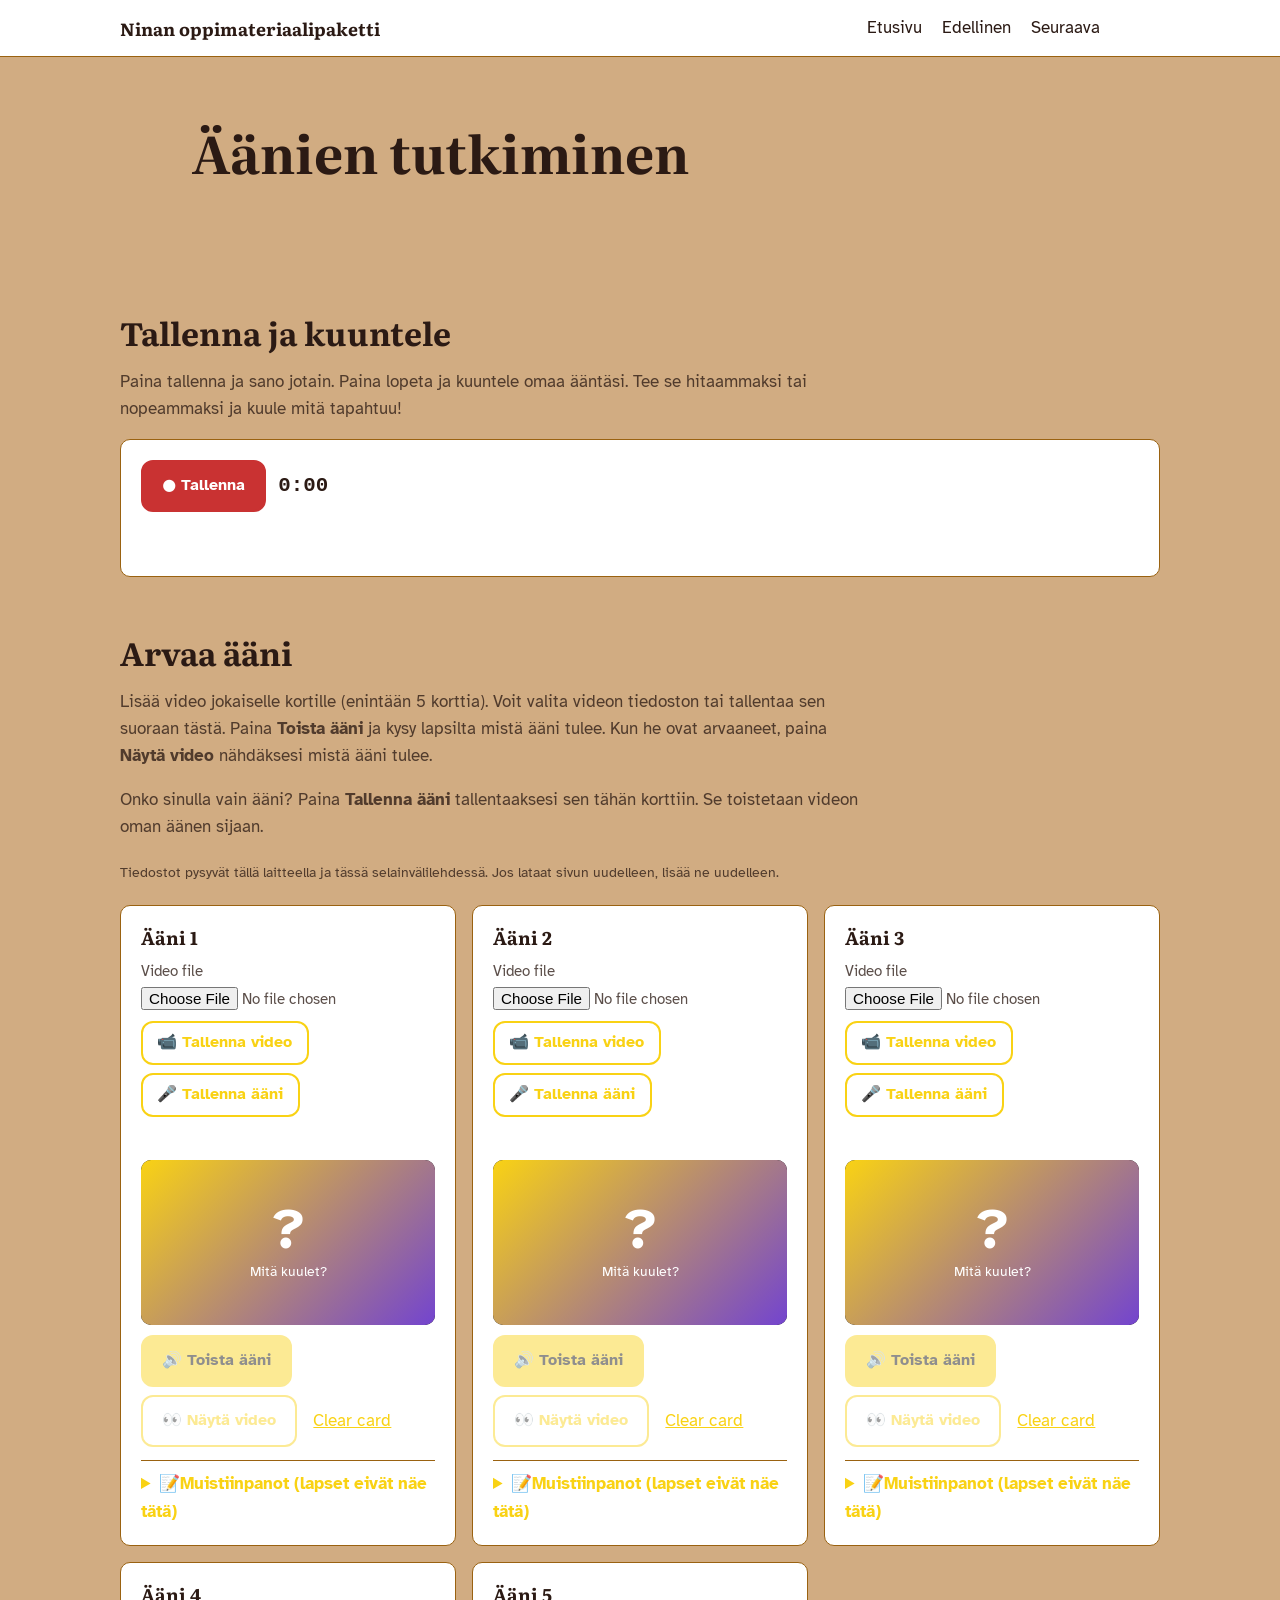
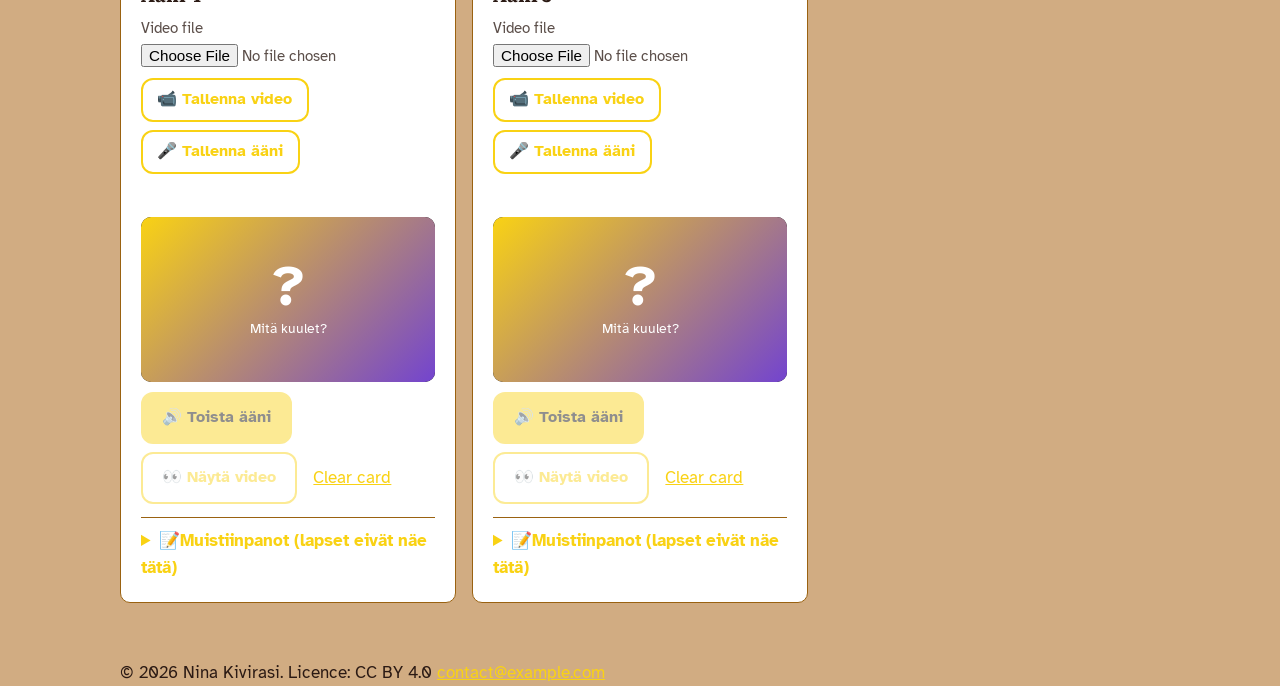
<file: osa3.html>
<!DOCTYPE html>
<html lang="en">
<head>
<meta charset="UTF-8">
<meta name="viewport" content="width=device-width, initial-scale=1">
<title>Materiaalipaketti alle 3-vuotiaille</title>
<meta name="description" content="Materiaalipaketti alle 3-vuotiaille.">
<link rel="preconnect" href="https://fonts.googleapis.com">
<link rel="preconnect" href="https://fonts.gstatic.com" crossorigin>
<link href="https://fonts.googleapis.com/css2?family=Atkinson+Hyperlegible:wght@400;700&family=Literata:opsz,wght@7..72,500;7..72,700&display=swap" rel="stylesheet">
<link rel="stylesheet" href="styles.css">
</head>
 
<body>
 
<!-- ===== HEADER ===== -->
<header class="site-header">
  <div class="wrap">
    <a class="logo" href="#">Ninan oppimateriaalipaketti</a>
    <nav aria-label="Main">
      <ul>
        <li><a href="index.html">Etusivu</a></li>
        <li><a href="osa2.html">Edellinen</a></li> 
        <li><a href="osa4.html">Seuraava</a></li>
        <li><a href=""></a></li>
        <li><a href=""></a></li>
        <li><a href=""></a></li>
      </ul>
    </nav>
  </div>
</header>
 
<main id="main">
  <section class="hero">
    <div class="headline">
        <h1>Äänien tutkiminen</h1>
      </div>
  </section>
<section class="sd-section" id="sounds">
  <div class="sd-wrap">
  <!-- ===== HERO ===== -->

 
    <!-- ===================== PART 1: RECORD AND LISTEN ===================== -->
    <div class="sd-block" id="sdRecorder">
      <h2>Tallenna ja kuuntele</h2>
      <p class="sd-muted"> Paina tallenna ja sano jotain. Paina lopeta ja kuuntele omaa ääntäsi. Tee se hitaammaksi tai nopeammaksi ja kuule mitä tapahtuu!</p>

      <div class="sd-card">
        <div class="sd-row">
          <button class="sd-btn sd-rec" id="sdRec" type="button">● Tallenna</button>
          <span class="sd-dot" aria-hidden="true"></span>
          <span class="sd-timer" id="sdTimer" aria-hidden="true">0:00</span>
        </div>
        <p class="sd-status" id="sdStatus" role="status" aria-live="polite"></p>

        <ul class="sd-takes" id="sdTakes" aria-label="Your recordings"></ul>

        <div class="sd-player" id="sdPlayer" hidden>
          <div class="sd-row">
            <button class="sd-btn" id="sdPlay" type="button">▶ Kuuntele</button>
            <input class="sd-seek" id="sdSeek" type="range" min="0" max="1000" value="0" aria-label="Position in the recording">
            <span id="sdTime">0:00 / 0:00</span>
          </div>

          <div class="sd-row">
            <label for="sdSpeed"><strong>Nopeus</strong></label>
            <input class="sd-speed" id="sdSpeed" type="range" min="0.5" max="2" step="0.05" value="1">
            <span class="sd-speedval" id="sdSpeedVal">1×</span>
          </div>

          <div class="sd-row" role="group" aria-label="Speed presets">
            <button class="sd-btn sd-ghost" type="button" data-speed="0.5">🐢 Hidas</button>
            <button class="sd-btn sd-ghost" type="button" data-speed="1">Normaali</button>
            <button class="sd-btn sd-ghost" type="button" data-speed="1.75">🐇 Nopea</button>
          </div>

          <div class="sd-row">
            <label for="sdPitch"><strong>Ääni</strong></label>
            <span class="sd-end">Matala</span>
            <input class="sd-speed" id="sdPitch" type="range" min="-8" max="8" step="1" value="0">
            <span class="sd-end">Korkea</span>
            <span class="sd-speedval sd-wide" id="sdPitchVal">Normaali</span>
          </div>

          <div class="sd-row" role="group" aria-label="Voice presets">
            <button class="sd-btn sd-ghost" type="button" data-pitch="-5">🐻 Matala ääni</button>
            <button class="sd-btn sd-ghost" type="button" data-pitch="0">Normaali ääni</button>
            <button class="sd-btn sd-ghost" type="button" data-pitch="5">🐭 Korkea ääni</button>
          </div>

          <div class="sd-row">
            <label for="sdVol"><strong>Äänenvoimakkuus</strong></label>
            <span class="sd-end">Hiljainen</span>
            <input class="sd-speed" id="sdVol" type="range" min="0" max="1" step="0.05" value="1">
            <span class="sd-end">Korkea</span>
          </div>

          <p class="sd-status" id="sdPitchNote" role="status" aria-live="polite"></p>
        </div>

        <audio id="sdAudio" preload="auto"></audio>
      </div>
    </div>

    <!-- ===================== PART 2: GUESS THE SOUND ===================== -->
    <div class="sd-block" id="sdGameBlock">
      <h2>Arvaa ääni</h2>
      <p class="sd-muted">
        Lisää video jokaiselle kortille (enintään 5 korttia). Voit valita videon tiedoston tai tallentaa sen suoraan tästä.
        Paina <strong>Toista ääni</strong> ja kysy lapsilta mistä ääni tulee.
        Kun he ovat arvaaneet, paina <strong>Näytä video</strong> nähdäksesi mistä ääni tulee.
      </p>
      <p class="sd-muted">
        Onko sinulla vain ääni? Paina <strong>Tallenna ääni</strong> tallentaaksesi sen tähän korttiin. Se toistetaan videon oman äänen sijaan.
      </p>
      <p class="sd-muted"><small>Tiedostot pysyvät tällä laitteella ja tässä selainvälilehdessä. Jos lataat sivun uudelleen, lisää ne uudelleen.</small></p>
      <div class="sd-grid" id="sdGrid"></div>
    </div>

  </div>
</section>

<!-- ===== FOOTER ===== -->
<footer>
  <div class="wrap">
    <span>© 2026 Nina Kivirasi. Licence: CC BY 4.0</span>
    <a href="mailto:contact@example.com">contact@example.com</a>
  </div>
</footer>
</body>
<script>
(function () {
function sdStart() {

  /* ================= helpers ================= */
  function fmt(sec) {
    if (!isFinite(sec) || sec < 0) sec = 0;
    var m = Math.floor(sec / 60), s = Math.floor(sec % 60);
    return m + ":" + (s < 10 ? "0" : "") + s;
  }
  function play(media) {
    var p = media.play();
    if (p && p.catch) p.catch(function () {});
  }

  /* ================= PART 1: RECORDER ================= */
  var recBtn = document.getElementById("sdRec");
  var timerEl = document.getElementById("sdTimer");
  var statusEl = document.getElementById("sdStatus");
  var takesEl = document.getElementById("sdTakes");
  var playerEl = document.getElementById("sdPlayer");
  var audio = document.getElementById("sdAudio");
  var playBtn = document.getElementById("sdPlay");
  var seek = document.getElementById("sdSeek");
  var timeEl = document.getElementById("sdTime");
  var speed = document.getElementById("sdSpeed");
  var speedVal = document.getElementById("sdSpeedVal");
  var pitch = document.getElementById("sdPitch");
  var pitchVal = document.getElementById("sdPitchVal");
  var pitchNote = document.getElementById("sdPitchNote");
  var vol = document.getElementById("sdVol");
  var recorderBox = document.getElementById("sdRecorder");

  var MAX_TAKES = 6;
  var takes = [], current = -1;
  var recorder = null, stream = null, chunks = [], startTime = 0, timerId = null;

  function say(t) { statusEl.textContent = t; }

  // Explain why the microphone or camera did not start
  function micMessage(err) {
    var n = err && err.name;
    if (window.isSecureContext === false) return "Tallenus toimii vain turvallisella sivulla (https://). Tämä sivu ei ole turvallinen.";
    if (n === "NotAllowedError" || n === "SecurityError") return "Mikrofoni tai kamera on estetty. Salli se selaimen osoiterivillä (tai sivuston asetuksissa) ja kokeile uudelleen. Jos tämä sivu näkyy toisen sivun sisällä tai esikatselussa, avaa se omassa selainvälilehdessään.";
    if (n === "NotFoundError" || n === "OverconstrainedError") return "Mikrofonia tai kameraa ei löydy. Kytke jokin käyttöön ja kokeile uudelleen.";
    if (n === "NotReadableError") return "Mikrofoni tai kamera on toisen ohjelman käytössä. Sulje se ja kokeile uudelleen.";
    return "Keskeytettiin tallennus. Kokeile toista selainta.";
  }

  // Tell the user when the recording cannot be played
  audio.addEventListener("error", function () {
    if (audio.error) say("Tätä tallennusta ei voi toistaa tässä selaimessa.");
  });

  function startTimer() {
    startTime = Date.now();
    timerEl.textContent = "0:00";
    timerId = setInterval(function () { timerEl.textContent = fmt((Date.now() - startTime) / 1000); }, 250);
  }

  function startRecording() {
    if (cards.some(function (c) { return c.recording(); })) {
      say("Lopeta tallennus arvauspelissä ensin.");
      return;
    }
    if (!navigator.mediaDevices || !window.MediaRecorder) {
      say(" Anteeksi, tämä selain ei voi nauhoittaa ääntä. Kokeile Chrome, Edge, Firefox tai Safari osoitteessa https.");
      return;
    }
    navigator.mediaDevices.getUserMedia({ audio: true }).then(function (s) {
      stream = s;
      chunks = [];
      audio.pause();
      recorder = new MediaRecorder(stream);
      recorder.ondataavailable = function (e) { if (e.data && e.data.size) chunks.push(e.data); };
      recorder.onstop = finishRecording;
      recorder.start();
      recorderBox.classList.add("sd-recording");
      recBtn.textContent = "■ Lopeta";
      startTimer();
      say("Nauhoittaa... Sano jotain!!");
    }).catch(function (err) {
      say(micMessage(err));
    });
  }

  function stopRecording() {
    if (recorder && recorder.state === "recording") recorder.stop();
  }

  function finishRecording() {
    clearInterval(timerId);
    var dur = (Date.now() - startTime) / 1000;
    stream.getTracks().forEach(function (t) { t.stop(); });
    recorderBox.classList.remove("sd-recording");
    recBtn.textContent = "● Tallenna";

    var blob = new Blob(chunks, { type: recorder.mimeType || "audio/webm" });
    takes.push({ url: URL.createObjectURL(blob), dur: dur, n: (takes.length ? takes[takes.length - 1].n : 0) + 1 });
    if (takes.length > MAX_TAKES) { URL.revokeObjectURL(takes.shift().url); }
    renderTakes();
    selectTake(takes.length - 1);
    say("Valmis! Paina \"Toista\" kuunnellaksesi.");
  }

  recBtn.addEventListener("click", function () {
    if (recorder && recorder.state === "recording") stopRecording(); else startRecording();
  });

  function renderTakes() {
    takesEl.innerHTML = "";
    takes.forEach(function (t, i) {
      var li = document.createElement("li");
      var b = document.createElement("button");
      b.type = "button";
      b.className = "sd-btn sd-ghost";
      b.textContent = "Recording " + t.n + " (" + fmt(t.dur) + ")";
      b.setAttribute("aria-pressed", String(i === current));
      b.addEventListener("click", function () { selectTake(i); });
      li.appendChild(b);
      takesEl.appendChild(li);
    });
  }

  function selectTake(i) {
    current = i;
    pitchToken++;
    pendingResume = null;
    audio.pause();
    if (processedUrl) { URL.revokeObjectURL(processedUrl); processedUrl = null; }
    audio.src = takes[i].url;
    applySpeed();
    playerEl.hidden = false;
    playBtn.textContent = "▶ Kuuntele";
    seek.value = 0;
    timeEl.textContent = "0:00 / " + fmt(takes[i].dur);
    renderTakes();
    if (parseInt(pitch.value, 10) !== 0) applyPitch();
  }

  /* ---- speed (the voice stays the same when you change the speed) ---- */
  function applySpeed() {
    var r = parseFloat(speed.value);
    audio.defaultPlaybackRate = r;       // survives a new src
    audio.playbackRate = r;
    audio.preservesPitch = true;
    audio.webkitPreservesPitch = true;
    audio.mozPreservesPitch = true;
    speedVal.textContent = (Math.round(r * 100) / 100) + "×";
  }
  speed.addEventListener("input", applySpeed);
  document.querySelectorAll("[data-speed]").forEach(function (b) {
    b.addEventListener("click", function () { speed.value = b.getAttribute("data-speed"); applySpeed(); });
  });

  /* ---- volume ---- */
  vol.addEventListener("input", function () { audio.volume = parseFloat(vol.value); });

  /* ---- voice: lower / higher (pitch) ----
     The recording is re-made with a higher or lower pitch but the same length,
     then the normal player and speed controls work on that new version. */
  var ctx = null, processedUrl = null, pitchToken = 0, pendingResume = null;

  function getCtx() {
    var C = window.AudioContext || window.webkitAudioContext;
    if (!ctx && C) ctx = new C();
    return ctx;
  }

  function decodeTake(t) {
    if (t.pcm) return Promise.resolve();
    return fetch(t.url).then(function (r) { return r.arrayBuffer(); }).then(function (buf) {
      return new Promise(function (ok, fail) {
        var c = getCtx();
        if (!c) { fail(); return; }
        c.decodeAudioData(buf, ok, fail);
      });
    }).then(function (ab) {
      var n = ab.length, mono = new Float32Array(n);
      for (var ch = 0; ch < ab.numberOfChannels; ch++) {
        var d = ab.getChannelData(ch);
        for (var i = 0; i < n; i++) mono[i] += d[i] / ab.numberOfChannels;
      }
      t.pcm = mono;
      t.sr = ab.sampleRate;
    });
  }

  // 1) play the sound faster/slower (pitch changes, length changes)
  function resample(x, p) {
    var n = Math.floor(x.length / p), out = new Float32Array(n);
    for (var i = 0; i < n; i++) {
      var pos = i * p, i0 = Math.floor(pos), f = pos - i0;
      var a = x[i0], b = i0 + 1 < x.length ? x[i0 + 1] : a;
      out[i] = a * (1 - f) + b * f;
    }
    return out;
  }

  // 2) stretch it back to the first length without changing the pitch (WSOLA)
  function stretch(x, alpha) {
    var W = 1024, Hs = 256, Ha = Hs / alpha, range = 128;
    var outLen = Math.round(x.length * alpha);
    var out = new Float32Array(outLen + W), norm = new Float32Array(outLen + W);
    var win = new Float32Array(W);
    for (var j = 0; j < W; j++) win[j] = 0.5 - 0.5 * Math.cos((2 * Math.PI * j) / (W - 1));
    var prev = 0;
    for (var k = 0; k * Hs < outLen; k++) {
      var nominal = Math.round(k * Ha), start = nominal;
      if (nominal >= x.length) break;
      if (k > 0) {
        var ref = prev + Hs, best = -Infinity;
        for (var d = -range; d <= range; d += 2) {
          var st = nominal + d;
          if (st < 0 || st >= x.length) continue;
          var score = 0;
          for (var m = 0; m < W; m += 4) {
            var a = st + m, b = ref + m;
            if (a < x.length && b < x.length) score += x[a] * x[b];
          }
          if (score > best) { best = score; start = st; }
        }
      }
      var o = k * Hs;
      for (var n = 0; n < W; n++) {
        var idx = start + n;
        out[o + n] += (idx < x.length ? x[idx] : 0) * win[n];
        norm[o + n] += win[n];
      }
      prev = start;
    }
    var res = new Float32Array(outLen);
    for (var i = 0; i < outLen; i++) res[i] = norm[i] > 0.001 ? out[i] / norm[i] : 0;
    return res;
  }

  function toWav(pcm, sr) {
    var buf = new ArrayBuffer(44 + pcm.length * 2), v = new DataView(buf);
    function str(o, t) { for (var i = 0; i < t.length; i++) v.setUint8(o + i, t.charCodeAt(i)); }
    str(0, "RIFF"); v.setUint32(4, 36 + pcm.length * 2, true); str(8, "WAVE"); str(12, "fmt ");
    v.setUint32(16, 16, true); v.setUint16(20, 1, true); v.setUint16(22, 1, true);
    v.setUint32(24, sr, true); v.setUint32(28, sr * 2, true); v.setUint16(32, 2, true); v.setUint16(34, 16, true);
    str(36, "data"); v.setUint32(40, pcm.length * 2, true);
    for (var i = 0; i < pcm.length; i++) {
      var x = Math.max(-1, Math.min(1, pcm[i]));
      v.setInt16(44 + i * 2, x < 0 ? x * 0x8000 : x * 0x7fff, true);
    }
    return new Blob([buf], { type: "audio/wav" });
  }

  // Switch the player to another version of the recording, keeping the place and play state
  function swapSource(url) {
    var old = processedUrl;
    pendingResume = { pos: audio.currentTime || 0, play: !audio.paused };
    audio.src = url;
    applySpeed();
    processedUrl = (current >= 0 && url === takes[current].url) ? null : url;
    if (old && old !== processedUrl) URL.revokeObjectURL(old);
  }

  function finishResume() {
    if (!pendingResume) return;
    var r = pendingResume;
    pendingResume = null;
    if (r.pos) audio.currentTime = Math.min(r.pos, duration() || r.pos);
    if (r.play) play(audio);
  }

  function pitchLabel(st) {
    pitchVal.textContent = st === 0 ? "Normaali" : st > 0 ? "Korkeampi +" + st : "Matalampi −" + Math.abs(st);
  }

  function applyPitch() {
    var st = parseInt(pitch.value, 10);
    pitchLabel(st);
    if (current < 0) return;
    var t = takes[current], token = ++pitchToken;
    if (st === 0) { pitchNote.textContent = ""; swapSource(t.url); return; }
    pitchNote.textContent = "Muuttaa ääntä…";
    decodeTake(t).then(function () {
      return new Promise(function (r) { setTimeout(r, 30); });   // let the message show first
    }).then(function () {
      if (token !== pitchToken) return;
      var p = Math.pow(2, st / 12);
      var url = URL.createObjectURL(toWav(stretch(resample(t.pcm, p), p), t.sr));
      if (token !== pitchToken) { URL.revokeObjectURL(url); return; }
      swapSource(url);
      pitchNote.textContent = "";
    }).catch(function () {
      if (token === pitchToken) pitchNote.textContent = "Anteeksi, tämä selain ei voi muuttaa ääntä.";
    });
  }

  pitch.addEventListener("input", function () { pitchLabel(parseInt(pitch.value, 10)); });
  pitch.addEventListener("change", applyPitch);
  document.querySelectorAll("[data-pitch]").forEach(function (b) {
    b.addEventListener("click", function () { pitch.value = b.getAttribute("data-pitch"); applyPitch(); });
  });

  function duration() {
    if (isFinite(audio.duration) && audio.duration > 0) return audio.duration;
    return current >= 0 ? takes[current].dur : 0;
  }

  // Recorded files sometimes report an endless length until they are played once
  audio.addEventListener("loadedmetadata", function () {
    if (audio.duration === Infinity) {
      audio.currentTime = 1e101;
      audio.addEventListener("timeupdate", function fix() {
        audio.removeEventListener("timeupdate", fix);
        audio.currentTime = 0;
        finishResume();
      });
    } else {
      finishResume();
    }
  });

  playBtn.addEventListener("click", function () {
    if (audio.paused) {
      if (audio.ended) audio.currentTime = 0;
      applySpeed();
      play(audio);
    } else {
      audio.pause();
    }
  });
  audio.addEventListener("play", function () { playBtn.textContent = "❚❚ Pysäytä"; });
  audio.addEventListener("pause", function () { playBtn.textContent = "▶ Kuuntele"; });
  audio.addEventListener("ended", function () { playBtn.textContent = "▶ Kuuntele"; });

  audio.addEventListener("timeupdate", function () {
    var d = duration();
    if (!d) return;
    var pos = Math.min(audio.currentTime, d);
    seek.value = Math.round((pos / d) * 1000);
    timeEl.textContent = fmt(pos) + " / " + fmt(d);
  });
  seek.addEventListener("input", function () {
    var d = duration();
    if (d) audio.currentTime = (seek.value / 1000) * d;
  });


  /* ================= PART 2: GUESS THE SOUND ================= */
  var COUNT = 5;                       // number of cards (change if you like)
  var grid = document.getElementById("sdGrid");
  var cards = [];

  function stopAll() { cards.forEach(function (c) { c.stop(); }); }

  function createCard(i) {
    var el = document.createElement("article");
    el.className = "sd-card";
    el.innerHTML =
      '<h3>Ääni ' + (i + 1) + '</h3>' +
      '<label class="sd-field">Video file' +
        '<input type="file" accept="video/*" data-role="video"></label>' +
      '<div class="sd-rec-row" role="group" aria-label="Tallenna suoraan tähän korttiin">' +
        '<button class="sd-btn sd-ghost" type="button" data-role="recvideo">📹 Tallenna video</button>' +
        '<button class="sd-btn sd-ghost" type="button" data-role="recsound">🎤 Tallenna ääni</button>' +
        '<button class="sd-btn sd-rec" type="button" data-role="recstop" hidden>■ Pysäytä <span data-role="rectime">0:00</span></button>' +
      '</div>' +
      '<p class="sd-cstatus" role="status" aria-live="polite" data-role="cstatus"></p>' +
      '<div class="sd-stage">' +
        '<video playsinline preload="auto"></video>' +
        '<div class="sd-cover"><span aria-hidden="true">?</span><small>Mitä kuulet?</small></div>' +
      '</div>' +
      '<div class="sd-actions">' +
        '<button class="sd-btn" type="button" data-role="play" disabled>🔊 Toista ääni</button>' +
        '<button class="sd-btn sd-ghost" type="button" data-role="show" disabled>👀 Näytä video</button>' +
        '<button class="sd-link" type="button" data-role="clearsound" hidden>Poista tallennettu ääni</button>' +
        '<button class="sd-link" type="button" data-role="clear">Clear card</button>' +
      '</div>' +
      '<details class="sd-notes">' +
        '<summary>📝Muistiinpanot (lapset eivät näe tätä)</summary>' +
        '<textarea data-role="notes" maxlength="500" aria-label="Notes for the educator, sound ' + (i + 1) + '" ' +
          'placeholder="For example: dog barking, file dog.mp4"></textarea>' +
        '<small>Tallennettu tähän laitteeseen, joten voit muistaa, mikä ääni ja video tällä kortilla tarvitaan.</small>' +
      '</details>';
    grid.appendChild(el);

    var q = function (r) { return el.querySelector('[data-role="' + r + '"]'); };
    var video = el.querySelector("video");
    var cover = el.querySelector(".sd-cover");
    var cstatus = q("cstatus");
    var playB = q("play"), showB = q("show");
    var recVideoB = q("recvideo"), recSoundB = q("recsound"), recStopB = q("recstop"), recTime = q("rectime");
    var clearSoundB = q("clearsound"), clearB = q("clear");
    var videoInput = q("video");
    var notes = q("notes"), notesKey = "sd-notes-" + i;

    var s = {
      videoUrl: null, audioUrl: null, audioEl: null,
      revealed: false, soundOn: false,
      rec: null, stream: null, kind: "", chunks: [], timer: null, t0: 0
    };

    function isRecording() { return !!(s.rec && s.rec.state === "recording"); }
    function note(t) { cstatus.textContent = t; }

    function refresh() {
      var rec = isRecording();
      var has = !!(s.videoUrl || s.audioUrl);
      playB.disabled = rec || !has;
      showB.disabled = rec || !s.videoUrl;
      recVideoB.disabled = recSoundB.disabled = rec;
      clearB.disabled = rec;
      recStopB.hidden = !rec;
      clearSoundB.hidden = !s.audioUrl || rec;
      playB.textContent = s.soundOn ? "⏹ Pysäytä ääni" : "🔊 Toista ääni";
      showB.textContent = s.revealed ? "🙈 Piilota video" : "👀 Näytä video";
    }

    function stop() {
      video.pause();
      if (s.audioEl) s.audioEl.pause();
      s.soundOn = false;
      refresh();
    }
    function onEnded() { stop(); }
    video.addEventListener("ended", onEnded);
    video.addEventListener("error", function () {
      if (!video.error || !video.getAttribute("src")) return;
      stop();
      note("Tätä videota ei voi toistaa tässä selaimessa. Kokeile MP4 (H.264) tai WebM tiedostoa.");
    });

    // Covered = children can only hear. Uncovered = they can see the video.
    function setCover(show) {
      s.revealed = show;
      cover.hidden = show && !!s.videoUrl;
    }

    function setVideo(url) {
      if (s.videoUrl) URL.revokeObjectURL(s.videoUrl);
      s.videoUrl = url;
      video.srcObject = null;
      video.muted = false;
      if (url) video.src = url; else { video.removeAttribute("src"); video.load(); }
      setCover(false);
    }

    function setSound(url) {
      if (s.audioUrl) URL.revokeObjectURL(s.audioUrl);
      s.audioUrl = url;
      s.audioEl = url ? new Audio(url) : null;
      if (s.audioEl) s.audioEl.addEventListener("ended", onEnded);
    }

    /* ---- choose a video file ---- */
    videoInput.addEventListener("change", function () {
      var f = videoInput.files[0];
      stopAll();
      setVideo(f ? URL.createObjectURL(f) : null);
      refresh();
    });

    /* ---- record directly in the card ---- */
    function anyRecording() {
      return (recorder && recorder.state === "tallentaa") || cards.some(function (c) { return c.recording(); });
    }

    function startRec(kind) {
      if (anyRecording()) { note("Pysäytä muu tallennus ensin."); return; }
      if (!navigator.mediaDevices || !window.MediaRecorder) {
        note("Anteeksi, tämä selain ei voi tallentaa. Kokeile Chrome, Edge, Firefox tai Safari osoitteessa https.");
        return;
      }
      stopAll();
      audio.pause();
      var constraints = kind === "video" ? { audio: true, video: true } : { audio: true };
      navigator.mediaDevices.getUserMedia(constraints).then(function (stream) {
        s.stream = stream; s.kind = kind; s.chunks = [];
        s.rec = new MediaRecorder(stream);
        s.rec.ondataavailable = function (e) { if (e.data && e.data.size) s.chunks.push(e.data); };
        s.rec.onstop = finishRec;
        s.rec.start();
        if (kind === "video") {          // show a live picture while recording
          video.srcObject = stream;
          video.muted = true;            // muted so there is no echo
          play(video);
          cover.hidden = true;
        }
        s.t0 = Date.now();
        recTime.textContent = "0:00";
        s.timer = setInterval(function () { recTime.textContent = fmt((Date.now() - s.t0) / 1000); }, 250);
        note(kind === "video" ? "Tallennetaan video…" : "Tallennetaan ääntä…");
        refresh();
      }).catch(function (err) {
        note(micMessage(err));
      });
    }

    function finishRec() {
      clearInterval(s.timer);
      s.stream.getTracks().forEach(function (t) { t.stop(); });
      var type = s.rec.mimeType || (s.kind === "video" ? "video/webm" : "audio/webm");
      var url = URL.createObjectURL(new Blob(s.chunks, { type: type }));
      if (s.kind === "video") {
        setVideo(url);
        note("Video tallennettu tähän korttiin.");
      } else {
        setSound(url);
        if (!s.videoUrl) { video.srcObject = null; }
        note("Ääni tallennettu. Paina Toista ääni kuunnellaksesi.");
      }
      s.rec = null;
      refresh();
    }

    recVideoB.addEventListener("click", function () { startRec("video"); });
    recSoundB.addEventListener("click", function () { startRec("sound"); });
    recStopB.addEventListener("click", function () { if (isRecording()) s.rec.stop(); });

    /* ---- play only the sound (picture stays covered) ---- */
    playB.addEventListener("click", function () {
      if (s.soundOn) { stop(); return; }
      stopAll();
      var src = s.audioEl || video;
      src.currentTime = 0;
      play(src);
      s.soundOn = true;
      refresh();
    });

    /* ---- show the video ---- */
    showB.addEventListener("click", function () {
      if (s.revealed) { stopAll(); setCover(false); refresh(); return; }
      stopAll();
      setCover(true);
      video.currentTime = 0;
      play(video);
      refresh();
    });

    clearSoundB.addEventListener("click", function () {
      stopAll();
      setSound(null);
      note("Tallennettu ääni poistettu.");
      refresh();
    });

    clearB.addEventListener("click", function () {
      stopAll();
      setVideo(null);
      setSound(null);
      videoInput.value = "";
      notes.value = "";
      try { localStorage.removeItem(notesKey); } catch (e) {}
      note("Tallennus poistettu.");
      setCover(false);
      refresh();
    });

    /* ---- notes for the educator (kept in this browser, even after a reload) ---- */
    try {
      var saved = localStorage.getItem(notesKey);
      if (saved) { notes.value = saved; el.querySelector(".sd-notes").open = true; }
    } catch (e) {}
    notes.addEventListener("input", function () {
      try { localStorage.setItem(notesKey, notes.value); } catch (e) {}
    });

    cards.push({ stop: stop, recording: isRecording });
  }

  for (var i = 0; i < COUNT; i++) createCard(i);

  // Only one thing plays at a time: the recording player stops the cards...
  audio.addEventListener("play", stopAll);
  // ...and starting a card stops the recording player
  grid.addEventListener("click", function (e) {
    if (e.target.closest('[data-role="play"], [data-role="show"]')) audio.pause();
  });

}
if (document.readyState === "loading") document.addEventListener("DOMContentLoaded", sdStart);
else sdStart();
})();
</script>
</html>
</file>
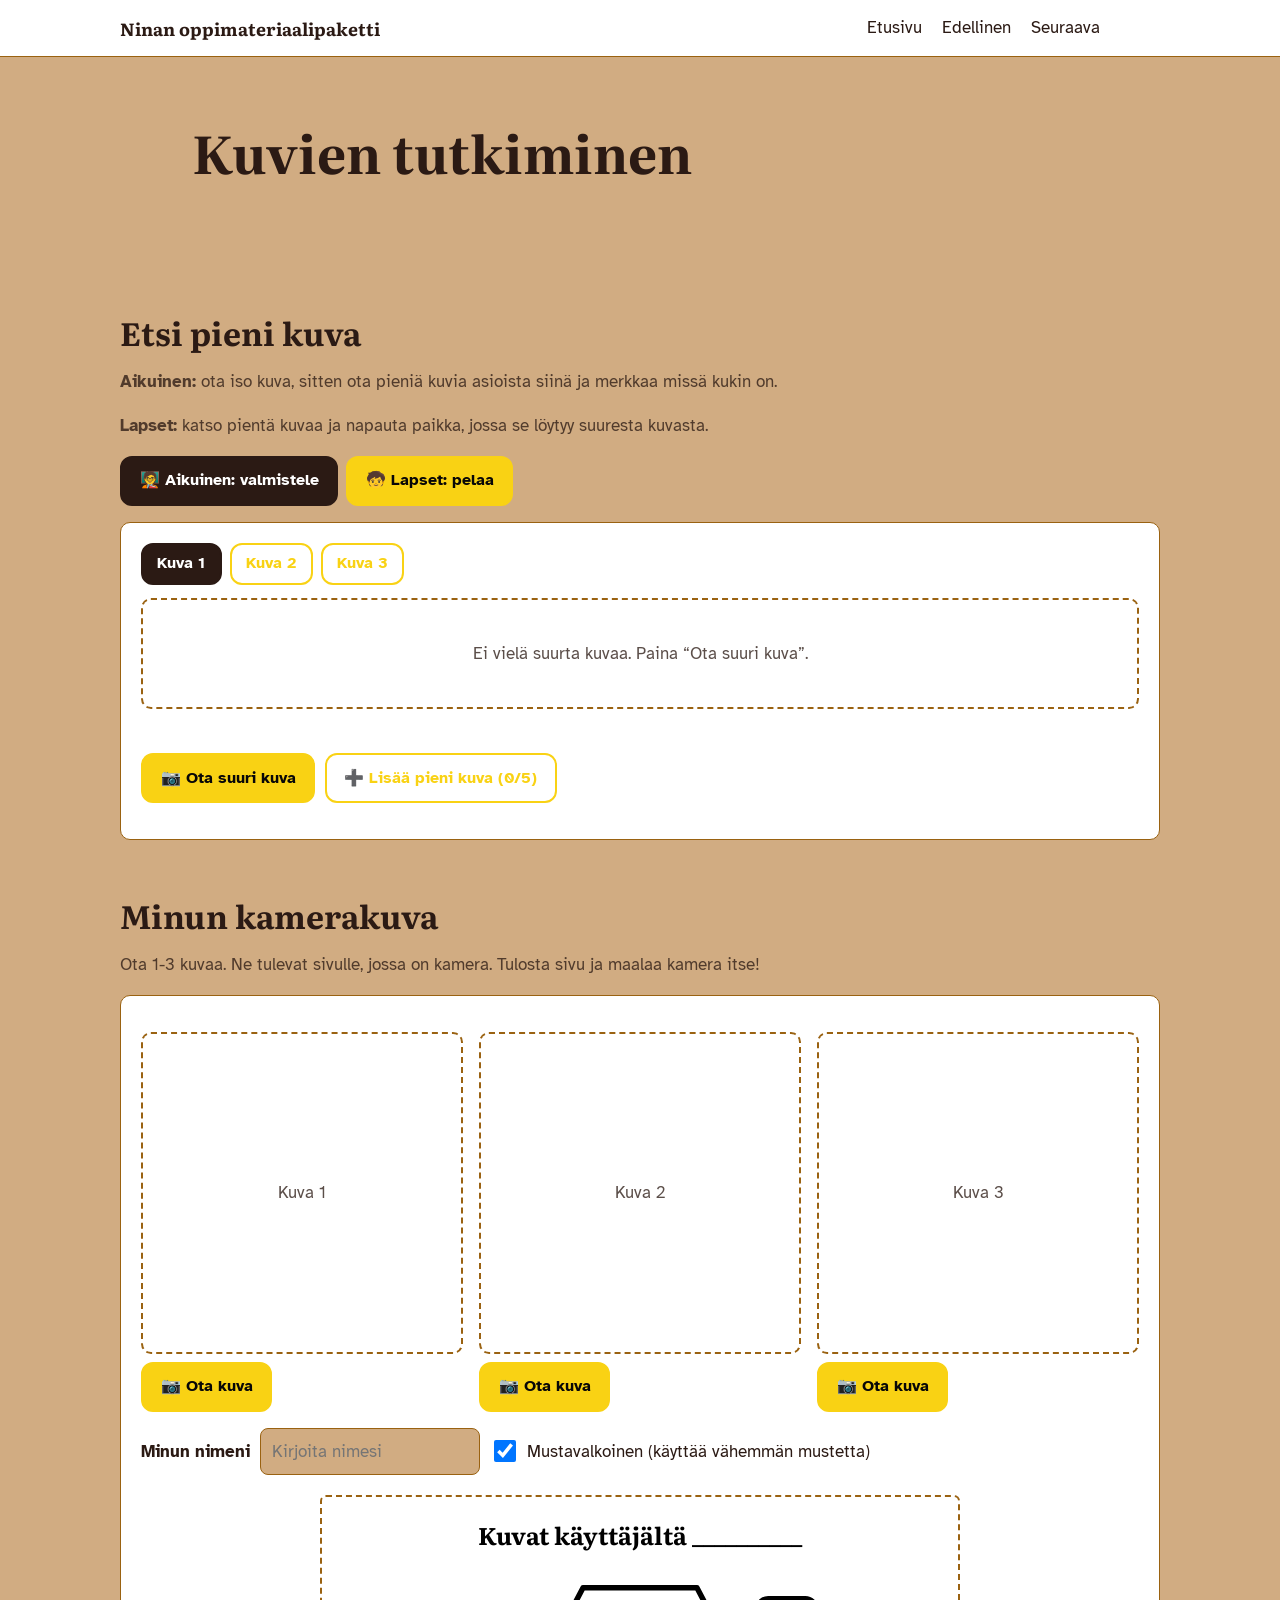
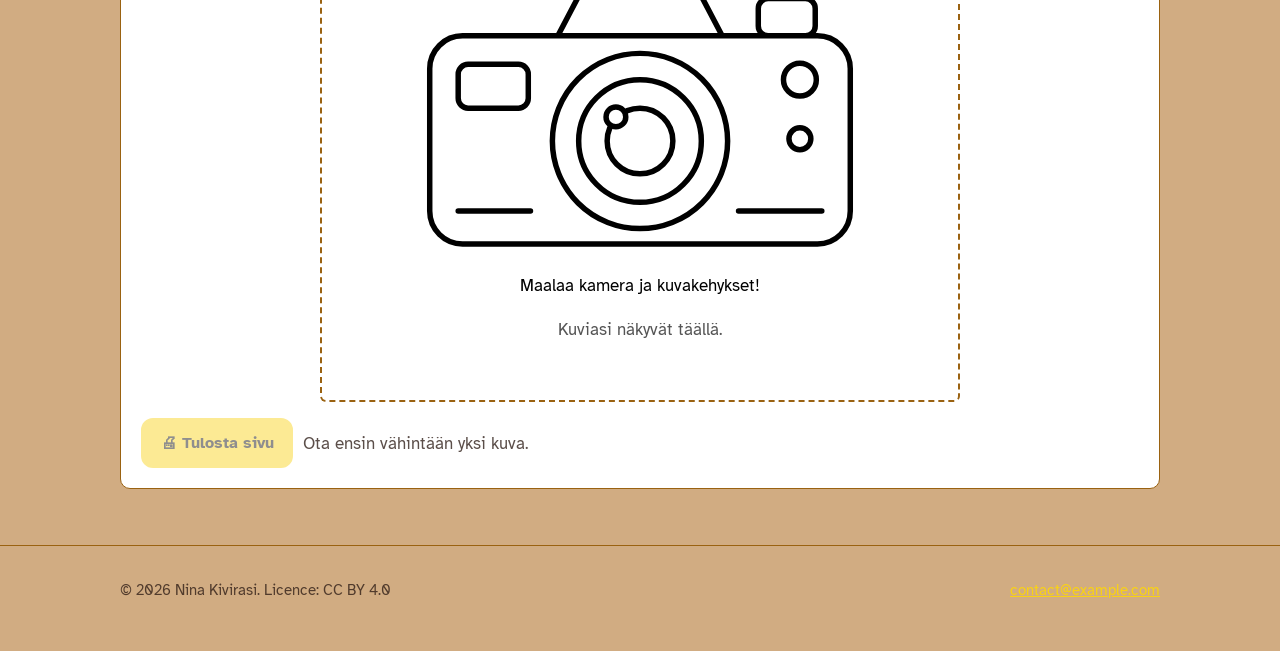
<file: osa4.html>
<!DOCTYPE html>
<html lang="en">
<head>
<meta charset="UTF-8">
<meta name="viewport" content="width=device-width, initial-scale=1">
<title>Materiaalipaketti alle 3-vuotiaille</title>
<meta name="description" content="Materiaalipaketti alle 3-vuotiaille.">
<link rel="preconnect" href="https://fonts.googleapis.com">
<link rel="preconnect" href="https://fonts.gstatic.com" crossorigin>
<link href="https://fonts.googleapis.com/css2?family=Atkinson+Hyperlegible:wght@400;700&family=Literata:opsz,wght@7..72,500;7..72,700&display=swap" rel="stylesheet">
<link rel="stylesheet" href="styles.css">

</head>
 
<body>
 
<!-- ===== HEADER ===== -->
<header class="site-header">
  <div class="wrap">
    <a class="logo" href="#">Ninan oppimateriaalipaketti</a>
    <nav aria-label="Main">
      <ul>
        <li><a href="index.html">Etusivu</a></li>
        <li><a href="osa3.html">Edellinen</a></li> 
        <li><a href="osa5.html">Seuraava</a></li>
        <li><a href=""></a></li>
        <li><a href=""></a></li>
        <li><a href=""></a></li>
      </ul>
    </nav>
  </div>
</header>
 
<main id="main">

  <!-- ===== HERO ===== -->
  <section class="hero">
    <div class="headline">
        <h1>Kuvien tutkiminen</h1>
      </div>
  </section>
 
    <!-- ===== CONTENTS ===== -->
 

<section class="ph-section" id="pictures">
  <div class="ph-wrap">

    <!-- ===================== PART 1: FIND THE SMALL PICTURE ===================== -->
    <div class="ph-block" id="phFind">
      <h2>Etsi pieni kuva</h2>
      <p class="ph-muted">
        <strong>Aikuinen:</strong> ota iso kuva, sitten ota pieniä kuvia asioista siinä ja merkkaa missä kukin on.</p>
        <p class="ph-muted"><strong>Lapset:</strong> katso pientä kuvaa ja napauta paikka, jossa se löytyy suuresta kuvasta.
      </p>

      <div class="ph-modes" role="group" aria-label="Who is using this">
        <button class="ph-btn" type="button" data-act="mode" data-mode="setup" aria-pressed="true">🧑‍🏫 Aikuinen: valmistele</button>
        <button class="ph-btn" type="button" data-act="mode" data-mode="play" aria-pressed="false">🧒 Lapset: pelaa</button>
      </div>

      <div class="ph-card">
        <div class="ph-tabs" id="phTabs" role="group" aria-label="Pictures"></div>
        <div id="phStageWrap"></div>
        <p class="ph-msg" id="phMsg" role="status" aria-live="polite"></p>
        <div id="phPanel"></div>
      </div>
    </div>

    <!-- ===================== PART 2: MY CAMERA PICTURE ===================== -->
    <div class="ph-block" id="phCamBlock">
      <h2>Minun kamerakuva</h2>
      <p class="ph-muted">Ota 1-3 kuvaa. Ne tulevat sivulle, jossa on kamera. Tulosta sivu ja maalaa kamera itse!</p>

      <div class="ph-card">
        <div class="ph-slots" id="phSlots"></div>

        <div class="ph-row">
          <label for="phName"><strong>Minun nimeni</strong></label>
          <input class="ph-name" id="phName" type="text" maxlength="30" placeholder="Kirjoita nimesi">
          <label class="ph-check"><input type="checkbox" id="phBW" checked> <span>Mustavalkoinen (käyttää vähemmän mustetta)</span></label>
        </div>

        <div class="ph-sheet ph-bw" id="phSheet">
          <h3>Kuvat käyttäjältä <span id="phNameOut">__________</span></h3>
          <svg viewBox="0 0 420 280" role="img" aria-label="A camera to colour" fill="#fff" stroke="#000" stroke-width="5" stroke-linejoin="round" stroke-linecap="round">
            <path d="M135 72 L158 28 H262 L285 72 Z"/>
            <rect x="318" y="38" width="52" height="34" rx="9"/>
            <rect x="18" y="72" width="384" height="190" rx="30"/>
            <rect x="44" y="98" width="64" height="40" rx="9"/>
            <circle cx="210" cy="168" r="80"/>
            <circle cx="210" cy="168" r="56"/>
            <circle cx="210" cy="168" r="30"/>
            <circle cx="188" cy="146" r="9"/>
            <circle cx="356" cy="112" r="15"/>
            <circle cx="356" cy="166" r="10"/>
            <path d="M44 232 H110 M300 232 H376"/>
          </svg>
          <p class="ph-sheet-note">Maalaa kamera ja kuvakehykset!</p>
          <div class="ph-pols" id="phPols" data-n="0"></div>
        </div>

        <div class="ph-row" style="margin-top:1rem">
          <button class="ph-btn" type="button" id="phPrint" disabled>🖨 Tulosta sivu</button>
          <span class="ph-muted" id="phPrintNote">Ota ensin vähintään yksi kuva.</span>
        </div>
      </div>
    </div>

  </div>
</section>

<!-- Camera pop-up used by both parts -->
<dialog class="ph-dialog" id="phCam" aria-labelledby="phCamTitle">
  <h3 id="phCamTitle">Ota kuva</h3>
  <video id="phCamVideo" playsinline muted></video>
  <p class="ph-msg" id="phCamMsg" role="status" aria-live="polite"></p>
  <div class="ph-row">
    <button class="ph-btn" type="button" id="phCamShot" disabled>📸 Ota kuva</button>
    <label class="ph-btn ph-ghost">📁 Valitse kuva<input class="ph-vh" type="file" accept="image/*" id="phCamFile"></label>
    <button class="ph-btn ph-ghost" type="button" id="phCamCancel">Peruuta</button>
  </div>
</dialog>
 
</main>
 
<!-- ===== FOOTER ===== -->
<footer>
  <div class="wrap">
    <span>© 2026 Nina Kivirasi. Licence: CC BY 4.0</span>
    <a href="mailto:contact@example.com">contact@example.com</a>
  </div>
</footer>
</body>
<script>
(function () {
function phStart() {

  var $ = function (id) { return document.getElementById(id); };

  /* ================= camera pop-up (shared) ================= */
  var dlg = $("phCam"), vid = $("phCamVideo"), camMsg = $("phCamMsg"), camFile = $("phCamFile");
  var stream = null, onPicture = null;

  // Shrink big pictures so they do not use too much memory
  function fit(src, max) {
    var w = src.naturalWidth || src.videoWidth, h = src.naturalHeight || src.videoHeight;
    var k = Math.min(1, max / Math.max(w, h));
    var c = document.createElement("canvas");
    c.width = Math.round(w * k); c.height = Math.round(h * k);
    c.getContext("2d").drawImage(src, 0, 0, c.width, c.height);
    return c.toDataURL("image/jpeg", 0.85);
  }

  function stopStream() {
    if (stream) { stream.getTracks().forEach(function (t) { t.stop(); }); stream = null; }
    vid.srcObject = null;
  }

  function camError(err) {
    var n = err && err.name;
    if (window.isSecureContext === false) return " Kamera toimii vain turvallisella sivulla (https://). Voit silti painaa “Valitse kuva”.";
    if (n === "NotAllowedError" || n === "SecurityError") return "Kamera on estetty. Salli se selaimessa tai avaa tämä sivu omassa välilehtessä. Voit myös painaa “Valitse kuva”.";
    if (n === "NotReadableError") return "Toinen ohjelma käyttää kameraa. Sulje se ja yritä uudelleen.";
    return "Kameraa ei löydy. Voit painaa “Valitse kuva”.";
  }

  function openCamera(title, cb) {
    onPicture = cb;
    $("phCamTitle").textContent = title;
    camMsg.textContent = "";
    $("phCamShot").disabled = true;
    dlg.showModal();
    if (!navigator.mediaDevices || !navigator.mediaDevices.getUserMedia) { camMsg.textContent = camError(); return; }
    navigator.mediaDevices.getUserMedia({ video: { facingMode: { ideal: "environment" } }, audio: false }).then(function (s) {
      if (!dlg.open) { s.getTracks().forEach(function (t) { t.stop(); }); return; }
      stream = s; vid.srcObject = s;
      var p = vid.play(); if (p && p.catch) p.catch(function () {});
    }).catch(function (err) { camMsg.textContent = camError(err); });
  }

  function gotPicture(data) {
    var cb = onPicture; onPicture = null;
    stopStream(); dlg.close();
    if (cb) cb(data);
  }

  // The button works only when the live picture is really showing
  vid.addEventListener("playing", function () { $("phCamShot").disabled = !vid.videoWidth; });
  $("phCamShot").addEventListener("click", function () { if (vid.videoWidth) gotPicture(fit(vid, 1280)); });
  $("phCamCancel").addEventListener("click", function () { onPicture = null; stopStream(); dlg.close(); });
  dlg.addEventListener("close", function () { onPicture = null; stopStream(); });
  camFile.addEventListener("change", function () {
    var f = camFile.files[0];
    if (!f) return;
    var url = URL.createObjectURL(f), img = new Image();
    img.onload = function () { URL.revokeObjectURL(url); camFile.value = ""; gotPicture(fit(img, 1280)); };
    img.onerror = function () { camMsg.textContent = "Tätä tiedostoa ei voi avata. Kokeile JPG- tai PNG-kuvaa."; };
    img.src = url;
  });


  /* ================= PART 1: FIND THE SMALL PICTURE ================= */
  var MAX_ITEMS = 5, HIT = 0.08;                     // 5 small pictures per big one; tap must be within 8% of the width
  var scenes = [0, 1, 2].map(function () { return { big: null, items: [] }; });
  var cur = 0, mode = "setup", marking = -1, sel = -1, flash = null, flashTimer = null;

  var root = $("phFind"), tabsEl = $("phTabs"), stageWrap = $("phStageWrap"), panel = $("phPanel"), msgEl = $("phMsg");

  function S() { return scenes[cur]; }
  function placed(it) { return it.x !== null; }
  function ready(s) { return !!s.big && s.items.some(placed); }
  function say(t) { msgEl.textContent = t; }
  function firstOpen() {
    var it = S().items;
    for (var i = 0; i < it.length; i++) if (placed(it[i]) && !it[i].found) return i;
    return -1;
  }
  function mark(x, y, cls, text) {
    return '<span class="ph-mark ' + cls + '" style="left:' + (x * 100) + '%;top:' + (y * 100) + '%">' + text + '</span>';
  }

  function render() {
    var sc = S();

    root.querySelectorAll("[data-mode]").forEach(function (b) {
      b.setAttribute("aria-pressed", String(b.getAttribute("data-mode") === mode));
    });

    // in play mode only show pictures that are ready
    if (mode === "play" && !ready(sc)) {
      var k = scenes.findIndex(ready);
      if (k >= 0) { cur = k; sc = S(); }
    }
    tabsEl.innerHTML = scenes.map(function (s, i) {
      if (mode === "play" && !ready(s)) return "";
      return '<button class="ph-btn ph-ghost" type="button" data-act="tab" data-i="' + i + '" aria-pressed="' + (i === cur) + '">Kuva ' + (i + 1) + '</button>';
    }).join("");

    // big picture
    if (!sc.big || (mode === "play" && !ready(sc))) {
      stageWrap.innerHTML = '<div class="ph-empty">' + (mode === "play"
        ? "Ei vielä pelattavaa kuvaa. Pyydä opetusta asettamaan kuva."
        : "Ei vielä suurta kuvaa. Paina “Ota suuri kuva”.") + '</div>';
    } else {
      var marks = "";
      sc.items.forEach(function (it, i) {
        if (!placed(it)) return;
        if (mode === "setup") marks += mark(it.x, it.y, "", i + 1);
        else if (it.found) marks += mark(it.x, it.y, "ph-ok", "✓");
      });
      if (flash) marks += flash.hint ? mark(flash.x, flash.y, "ph-hint", "") : mark(flash.x, flash.y, flash.ok ? "ph-ok" : "ph-no", flash.ok ? "✓" : "✖");
      stageWrap.innerHTML = '<div class="ph-stage' + (marking >= 0 ? " ph-marking" : "") + '" id="phStage" aria-label="Suuri kuva">' +
        '<img src="' + sc.big + '" alt="Suuri kuva" draggable="false">' + marks + '</div>';
    }

    // buttons below
    var html = "";
    if (mode === "setup") {
      html += '<div class="ph-row">' +
        '<button class="ph-btn" type="button" data-act="big">📷 ' + (sc.big ? "Uudelleen otetaan" : "Ota") + ' suuri kuva</button>' +
        '<button class="ph-btn ph-ghost" type="button" data-act="add"' + (sc.items.length >= MAX_ITEMS ? " disabled" : "") + '>➕ Lisää pieni kuva (' + sc.items.length + '/' + MAX_ITEMS + ')</button>' +
        '</div><ul class="ph-items">';
      sc.items.forEach(function (it, i) {
        html += '<li class="ph-item"><img src="' + it.img + '" alt="Pieni kuva ' + (i + 1) + '">' +
          '<div><strong>Pieni kuva ' + (i + 1) + '</strong><br><span class="ph-muted">' + (placed(it) ? "Paikka merkitty ✓" : "Paikka ei merkitty vielä") + '</span></div>' +
          '<button class="ph-btn ph-ghost" type="button" data-act="mark" data-i="' + i + '" aria-pressed="' + (marking === i) + '">📍 Merkitse paikka</button>' +
          '<button class="ph-link" type="button" data-act="rm" data-i="' + i + '">Poista</button></li>';
      });
      html += "</ul>";
    } else if (ready(sc)) {
      html += '<div class="ph-thumbs" role="group" aria-label="Pienet kuvat">';
      sc.items.forEach(function (it, i) {
        if (!placed(it)) return;
        html += '<button class="ph-thumb' + (it.found ? " ph-found" : "") + '" type="button" data-act="pick" data-i="' + i + '" aria-pressed="' + (sel === i) + '" aria-label="Pieni kuva ' + (i + 1) + (it.found ? ", löytyi" : "") + '"><img src="' + it.img + '" alt=""></button>';
      });
      html += '</div><div class="ph-row">' +
        '<button class="ph-btn ph-ghost" type="button" data-act="hint">💡 Show me</button>' +
        '<button class="ph-btn ph-ghost" type="button" data-act="again">↺ Start again</button></div>';
    }
    panel.innerHTML = html;
  }

  function setFlash(f, ms) {
    clearTimeout(flashTimer);
    flash = f;
    flashTimer = setTimeout(function () { flash = null; render(); }, ms);
  }

  function guess(x, y, w, h) {
    var sc = S();
    if (sel < 0) { say("Ensin valitse pieni kuva alla."); return; }
    var it = sc.items[sel];
    if (!it || it.found) return;
    var dx = (x - it.x) * w, dy = (y - it.y) * h;
    if (Math.sqrt(dx * dx + dy * dy) <= HIT * w) {
      it.found = true;
      sel = firstOpen();
      say(sel < 0 ? "Löysit kaikki! 🎉🎉🎉" : "Löysit sen! 🎉 Valitse seuraava pieni kuva.");
      setFlash({ x: it.x, y: it.y, ok: true }, 1200);
    } else {
      say("Ei tässä. Yritä uudelleen!");
      setFlash({ x: x, y: y, ok: false }, 900);
    }
    render();
  }

  root.addEventListener("click", function (e) {
    var sc = S();
    var stage = e.target.closest("#phStage");
    if (stage) {
      var r = stage.getBoundingClientRect();
      var x = (e.clientX - r.left) / r.width, y = (e.clientY - r.top) / r.height;
      if (mode === "setup") {
        if (marking < 0) { say("Paina “Merkitse paikka” pieniin kuviin ensin."); return; }
        sc.items[marking].x = x; sc.items[marking].y = y;
        marking = -1;
        say("Paikka merkitty ✓");
        render();
      } else {
        guess(x, y, r.width, r.height);
      }
      return;
    }

    var b = e.target.closest("[data-act]");
    if (!b || b.disabled) return;
    var act = b.getAttribute("data-act"), i = parseInt(b.getAttribute("data-i"), 10);

    if (act === "mode") {
      mode = b.getAttribute("data-mode");
      marking = -1; flash = null;
      if (mode === "play") { sel = firstOpen(); say(sel < 0 && !ready(S()) ? "" : "Napauta pientä kuvaa, sitten napauta paikka, jossa se löytyy suuresta kuvasta."); } else say("");
      render();
    } else if (act === "tab") {
      cur = i; marking = -1; flash = null; sel = firstOpen(); say(""); render();
    } else if (act === "big") {
      openCamera("Ota suuri kuva", function (d) {
        sc.big = d;
        sc.items.forEach(function (it) { it.x = it.y = null; it.found = false; });
        marking = -1;
        say(sc.items.length ? "Uusi suuri kuva. Merkitse jokaisen pienen kuvan paikka uudelleen." : "Lisää nyt pikkukuvia.");
        render();
      });
    } else if (act === "add") {
      if (!sc.big) { say("Ota suuri kuva ensin."); return; }
      openCamera("Ota pieni kuva", function (d) {
        sc.items.push({ img: d, x: null, y: null, found: false });
        marking = sc.items.length - 1;
        say("Nyt napauta suurta kuvaa, jossa tämä pieni kuva sijaitsee.");
        render();
      });
    } else if (act === "mark") {
      marking = (marking === i) ? -1 : i;
      say(marking >= 0 ? "Napauta suurta kuvaa, jossa pieni kuva " + (i + 1) + " sijaitsee." : "");
      render();
    } else if (act === "rm") {
      sc.items.splice(i, 1); marking = -1; sel = -1; say(""); render();
    } else if (act === "pick") {
      sel = i; say("Nyt napauta paikka, jossa se löytyy suuresta kuvasta."); render();
    } else if (act === "hint") {
      if (sel < 0) { say("Ensin valitse pieni kuva alla."); return; }
      var it = sc.items[sel];
      if (it && !it.found) { setFlash({ x: it.x, y: it.y, hint: true }, 2500); render(); }
    } else if (act === "again") {
      sc.items.forEach(function (it) { it.found = false; });
      sel = firstOpen(); flash = null;
      say("Pelataan uudelleen!"); render();
    }
  });

  render();


  /* ================= PART 2: MY CAMERA PICTURE ================= */
  var photos = [null, null, null];
  var slotsEl = $("phSlots"), nameIn = $("phName"), nameOut = $("phNameOut"), polsEl = $("phPols");
  var sheet = $("phSheet"), bw = $("phBW"), printBtn = $("phPrint"), printNote = $("phPrintNote");

  function renderPhotos() {
    slotsEl.innerHTML = photos.map(function (p, i) {
      return '<div class="ph-slot"><div class="ph-slot-img">' + (p ? '<img src="' + p + '" alt="Minun kuva ' + (i + 1) + '">' : "<span>Kuva " + (i + 1) + "</span>") + '</div>' +
        '<button class="ph-btn' + (p ? " ph-ghost" : "") + '" type="button" data-b="take" data-i="' + i + '">📷 ' + (p ? "Ota uudelleen" : "Ota kuva") + '</button>' +
        (p ? '<button class="ph-link" type="button" data-b="rm" data-i="' + i + '">Poista</button>' : "") + '</div>';
    }).join("");

    var list = photos.filter(Boolean);
    polsEl.setAttribute("data-n", String(list.length));
    polsEl.innerHTML = list.length
      ? list.map(function (p, i) { return '<div class="ph-pol"><img src="' + p + '" alt=" Minun kuva ' + (i + 1) + ' sivulla"></div>'; }).join("")
      : '<p class="ph-sheet-empty">Kuviasi näkyvät täällä.</p>';
    printBtn.disabled = !list.length;
    printNote.textContent = list.length ? "" : "Ota ensin vähintään yksi kuva.";
  }

  slotsEl.addEventListener("click", function (e) {
    var b = e.target.closest("[data-b]");
    if (!b) return;
    var i = parseInt(b.getAttribute("data-i"), 10);
    if (b.getAttribute("data-b") === "rm") { photos[i] = null; renderPhotos(); return; }
    openCamera("Take picture " + (i + 1), function (d) { photos[i] = d; renderPhotos(); });
  });

  nameIn.addEventListener("input", function () { nameOut.textContent = nameIn.value.trim() || "__________"; });
  bw.addEventListener("change", function () { sheet.classList.toggle("ph-bw", bw.checked); });

  // Print only the page with the camera: copy it to the end of the body and hide everything else while printing
  function cleanPrint() {
    var r = $("phPrintRoot"), s = $("phPrintStyle");
    if (r) r.remove();
    if (s) s.remove();
  }
  printBtn.addEventListener("click", function () {
    cleanPrint();
    var rootEl = document.createElement("div");
    rootEl.id = "phPrintRoot";
    var copy = sheet.cloneNode(true);
    copy.removeAttribute("id");
    rootEl.appendChild(copy);
    document.body.appendChild(rootEl);
    var st = document.createElement("style");
    st.id = "phPrintStyle";
    st.textContent = "@media print { body > *:not(#phPrintRoot) { display: none !important; } #phPrintRoot { display: block !important; } @page { margin: 12mm; } }";
    document.head.appendChild(st);
    window.addEventListener("afterprint", cleanPrint, { once: true });
    window.print();
  });

  renderPhotos();
}
if (document.readyState === "loading") document.addEventListener("DOMContentLoaded", phStart);
else phStart();
})();
</script>
</html>
</file>
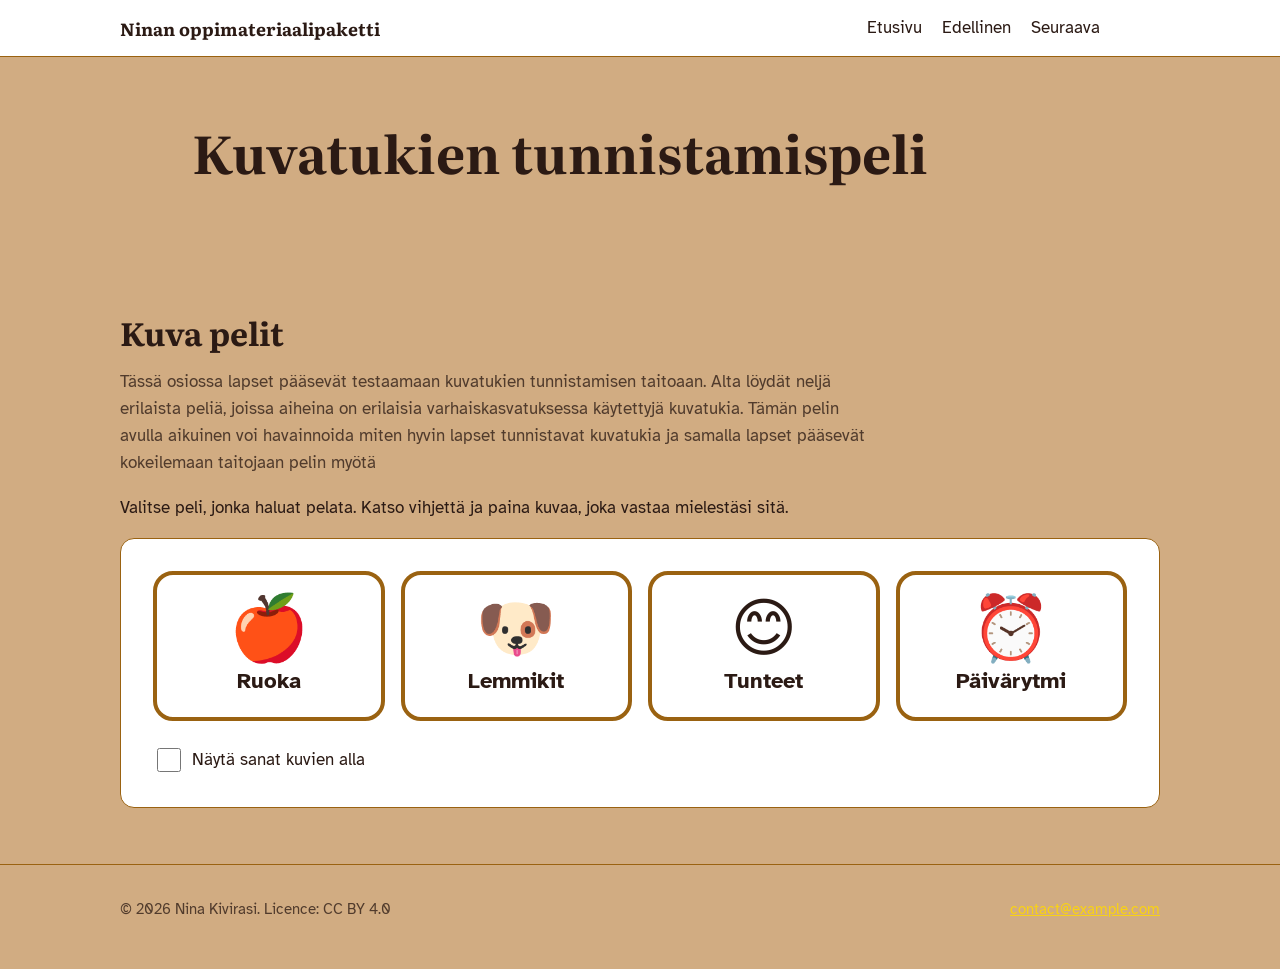
<file: osa5.html>
<!DOCTYPE html>
<html lang="en">
<head>
<meta charset="UTF-8">
<meta name="viewport" content="width=device-width, initial-scale=1">
<title>Materiaalipaketti alle 3-vuotiaille</title>
<meta name="description" content="Materiaalipaketti alle 3-vuotiaille.">
<link rel="preconnect" href="https://fonts.googleapis.com">
<link rel="preconnect" href="https://fonts.gstatic.com" crossorigin>
<link href="https://fonts.googleapis.com/css2?family=Atkinson+Hyperlegible:wght@400;700&family=Literata:opsz,wght@7..72,500;7..72,700&display=swap" rel="stylesheet">
<link rel="stylesheet" href="styles.css">

</head>
 
<body>
 
<!-- ===== HEADER ===== -->
<header class="site-header">
  <div class="wrap">
    <a class="logo" href="#">Ninan oppimateriaalipaketti</a>
    <nav aria-label="Main">
      <ul>
        <li><a href="index.html">Etusivu</a></li>
        <li><a href="osa4.html">Edellinen</a></li> 
        <li><a href="osa6.html">Seuraava</a></li>
        <li><a href=""></a></li>
        <li><a href=""></a></li>
        <li><a href=""></a></li>
      </ul>
    </nav>
  </div>
</header>
 
<main id="main">


  <section class="hero">
    <div class="headline">
        <h1>Kuvatukien tunnistamispeli</h1>
      </div>
  </section>

<section class="ag-section" id="picturegames">
  <div class="ag-wrap">
    <h2>Kuva pelit</h2>
           <p class="ag-muted">Tässä osiossa lapset pääsevät testaamaan kuvatukien tunnistamisen taitoaan. 
          Alta löydät neljä erilaista peliä, joissa aiheina on erilaisia varhaiskasvatuksessa käytettyjä kuvatukia. 
          Tämän pelin avulla aikuinen voi havainnoida miten hyvin lapset tunnistavat kuvatukia 
          ja samalla lapset pääsevät kokeilemaan taitojaan pelin myötä</p>
    <p>Valitse peli, jonka haluat pelata. Katso vihjettä ja paina kuvaa, joka vastaa mielestäsi sitä.</p>


    <div class="ag-card">

      <!-- Choose a game -->
      <div id="agMenu">
        <div class="ag-games" id="agGames"></div>
        <div class="ag-options">
          <label class="ag-check"><input type="checkbox" id="agWords"> <span>Näytä sanat kuvien alla</span></label>
        </div>
      </div>

      <!-- Playing -->
      <div id="agGame" hidden>
        <div class="ag-top">
          <button class="ag-btn ag-ghost" type="button" id="agBack">← Kaikki pelit</button>
          <div class="ag-dots" id="agDots" aria-hidden="true"></div>
        </div>
        <div class="ag-clue">
          <p class="ag-q" id="agQ"></p>
          <p class="ag-word" id="agWord"></p>
        </div>
        <div class="ag-choices" id="agChoices"></div>
        <p class="ag-msg" id="agMsg" role="status" aria-live="polite"></p>
        <button class="ag-btn ag-next" type="button" id="agNext" hidden>Seuraava ➜</button>
      </div>

      <!-- Finished -->
      <div class="ag-end" id="agEnd" hidden>
        <h3 id="agEndTitle">Hienoa työtä!</h3>
        <div class="ag-stars" id="agStars" aria-hidden="true"></div>
        <p id="agEndText"></p>
        <div class="ag-row">
          <button class="ag-btn" type="button" id="agAgain">↺ Pelaa uudelleen</button>
          <button class="ag-btn ag-ghost" type="button" id="agMenuBtn">Kaikki pelit</button>
        </div>
      </div>

    </div>
  </div>
</section>
 
</main>
 
<!-- ===== FOOTER ===== -->
<footer>
  <div class="wrap">
    <span>© 2026 Nina Kivirasi. Licence: CC BY 4.0</span>
    <a href="mailto:contact@example.com">contact@example.com</a>
  </div>
</footer>
</body>
<script>
(function () {
function agStart() {

  /* ================= SETTINGS AND PICTURES (edit here) ================= */
  var ROUNDS = 8;          // questions in one game

  var GAMES = [
    { id: "food", title: "Ruoka", icon: "🍎",
      question: "Mikä kuva on tämä ruoka?",
      items: [
        { word: "Omena",  pic: "🍎" }, { word: "Banaani", pic: "🍌" },
        { word: "Leipä",  pic: "🍞" }, { word: "Maito",   pic: "🥛" },
        { word: "Juusto", pic: "🧀" }, { word: "Porkkana", pic: "🥕" },
        { word: "Muna",    pic: "🥚" }, { word: "Pizza",  pic: "🍕" }
      ] },
    { id: "pets", title: "Lemmikit", icon: "🐶",
      question: "Mikä kuva on tämä kissa?",
      items: [
        { word: "Koira",     pic: "🐶" }, { word: "Kissa",    pic: "🐱" },
        { word: "Kani",  pic: "🐰" }, { word: "Kala",   pic: "🐟" },
        { word: "Hamsteri", pic: "🐹" }, { word: "Lintu",   pic: "🐦" },
        { word: "Kilpikonna",  pic: "🐢" }, { word: "Hevonen",  pic: "🐴" }
      ] },
    { id: "feelings", title: "Tunteet", icon: "😊",
      question: "Mikä kuva näyttää tämän tunteen?",
      items: [
        { word: "Iloinen",     pic: "😀" }, { word: "Suru",    pic: "😢" },
        { word: "Vihainen",     pic: "😠" }, { word: "Kauhistunut", pic: "😨" },
        { word: "Hämmästyneet", pic: "😲" }, { word: "Väsynyt",  pic: "😴" },
        { word: "Sairas",      pic: "🤒" }, { word: "Rakastava", pic: "🥰" }
      ] },
    { id: "day", title: "Päivärytmi", icon: "⏰",
      question: "Mikä kuvaa tätä toimintaa?",
      items: [
        { word: "Herätys",      pic: "⏰" }, { word: "Pestä hampaat", pic: "🪥" },
        { word: "Aamiainen",    pic: "🥣" }, { word: "Koulu",      pic: "🏫" },
        { word: "Lounas",        pic: "🍽️" }, { word: "Leikki",        pic: "🧸" },
        { word: "Kylpy",         pic: "🛁" }, { word: "Nukkuminen",       pic: "🛏️" }
      ] }
  ];
  /* ===================================================================== */

  var $ = function (id) { return document.getElementById(id); };
  var menu = $("agMenu"), gameEl = $("agGame"), endEl = $("agEnd");
  var gamesEl = $("agGames"), wordsBox = $("agWords");
  var qEl = $("agQ"), wordEl = $("agWord"), choicesEl = $("agChoices"), msgEl = $("agMsg");
  var nextBtn = $("agNext"), dotsEl = $("agDots");

  var game = null, order = [], round = 0, stars = 0, mistakes = 0, locked = false, target = null;
  var results = [];     // "star" (first try) or "done" (needed help) for each round

  function shuffle(a) {
    a = a.slice();
    for (var i = a.length - 1; i > 0; i--) {
      var j = Math.floor(Math.random() * (i + 1)), t = a[i]; a[i] = a[j]; a[j] = t;
    }
    return a;
  }
  function esc(s) { return String(s).replace(/[&<>"]/g, function (c) { return { "&": "&amp;", "<": "&lt;", ">": "&gt;", '"': "&quot;" }[c]; }); }

  // An emoji, or an image file if the pic contains "." or "/"
  function picHTML(pic) {
    return /[.\/]/.test(pic) ? '<img src="' + esc(pic) + '" alt="" draggable="false">' : '<span class="ag-pic" aria-hidden="true">' + esc(pic) + "</span>";
  }

  function show(which) {
    menu.hidden = which !== "menu";
    gameEl.hidden = which !== "game";
    endEl.hidden = which !== "end";
  }

  /* ---- menu ---- */
  gamesEl.innerHTML = GAMES.map(function (g) {
    return '<button class="ag-gamebtn" type="button" data-id="' + g.id + '"><span aria-hidden="true">' + g.icon + "</span>" + esc(g.title) + "</button>";
  }).join("");
  gamesEl.addEventListener("click", function (e) {
    var b = e.target.closest("[data-id]");
    if (b) startGame(b.getAttribute("data-id"));
  });

  /* ---- a game ---- */
  function startGame(id) {
    game = GAMES.filter(function (g) { return g.id === id; })[0];
    var idx = shuffle(game.items.map(function (_, i) { return i; }));
    order = idx.slice(0, Math.min(ROUNDS, game.items.length));
    round = 0; stars = 0; results = [];
    show("game");
    showRound();
  }

  function renderDots() {
    dotsEl.innerHTML = order.map(function (_, i) {
      var cls = i < results.length ? (results[i] === "star" ? "ag-star" : "ag-done") : (i === round ? "ag-now" : "");
      var txt = i < results.length ? (results[i] === "star" ? "⭐" : "✓") : "";
      return '<span class="ag-dot ' + cls + '">' + txt + "</span>";
    }).join("");
  }

  function showRound() {
    target = game.items[order[round]];
    mistakes = 0; locked = false;
    var others = shuffle(game.items.filter(function (it) { return it !== target; })).slice(0, 3);
    var choices = shuffle([target].concat(others));
    var showWords = wordsBox.checked;

    qEl.textContent = game.question;
    wordEl.textContent = target.word;
    msgEl.textContent = "";
    nextBtn.hidden = true;
    renderDots();

    choicesEl.innerHTML = choices.map(function (it, i) {
      return '<button class="ag-choice" type="button" data-i="' + game.items.indexOf(it) + '" aria-label="' + esc(showWords ? it.word : "Picture " + (i + 1)) + '">' +
        picHTML(it.pic) + (showWords ? '<span class="ag-label">' + esc(it.word) + "</span>" : "") + "</button>";
    }).join("");

  }

  choicesEl.addEventListener("click", function (e) {
    var b = e.target.closest(".ag-choice");
    if (!b || locked || b.disabled) return;
    var item = game.items[parseInt(b.getAttribute("data-i"), 10)];
    if (item === target) {
      locked = true;
      b.classList.add("ag-right");
      results.push(mistakes === 0 ? "star" : "done");
      if (mistakes === 0) stars++;
      msgEl.textContent = "Jes! Hyvin menee! 🎉";
      choicesEl.querySelectorAll(".ag-choice").forEach(function (c) { if (c !== b) c.disabled = true; });
      renderDots();
      nextBtn.textContent = round === order.length - 1 ? "Valmis ➜" : "Seuraava ➜";
      nextBtn.hidden = false;
      nextBtn.focus();
    } else {
      mistakes++;
      b.classList.add("ag-wrong");
      b.disabled = true;
      msgEl.textContent = "Ei onnistunut. Yritä uudelleen!";
    }
  });

  nextBtn.addEventListener("click", function () {
    if (round === order.length - 1) { finish(); return; }
    round++;
    showRound();
  });

  $("agBack").addEventListener("click", function () { show("menu"); });

  function finish() {
    var n = order.length, s = "";
    for (var i = 0; i < n; i++) s += i < stars ? "⭐" : "☆";
    $("agStars").textContent = s;
    $("agEndTitle").textContent = stars === n ? "Täydellistä! 🎉" : "Hyvä työ! 🎉";
    $("agEndText").textContent = "Sait " + stars + " / " + n + " oikein ensimmäisellä kerralla.";
    show("end");
    $("agAgain").focus();
  }

  $("agAgain").addEventListener("click", function () { startGame(game.id); });
  $("agMenuBtn").addEventListener("click", function () { show("menu"); });

}
if (document.readyState === "loading") document.addEventListener("DOMContentLoaded", agStart);
else agStart();
})();
</script>
</html>
</file>
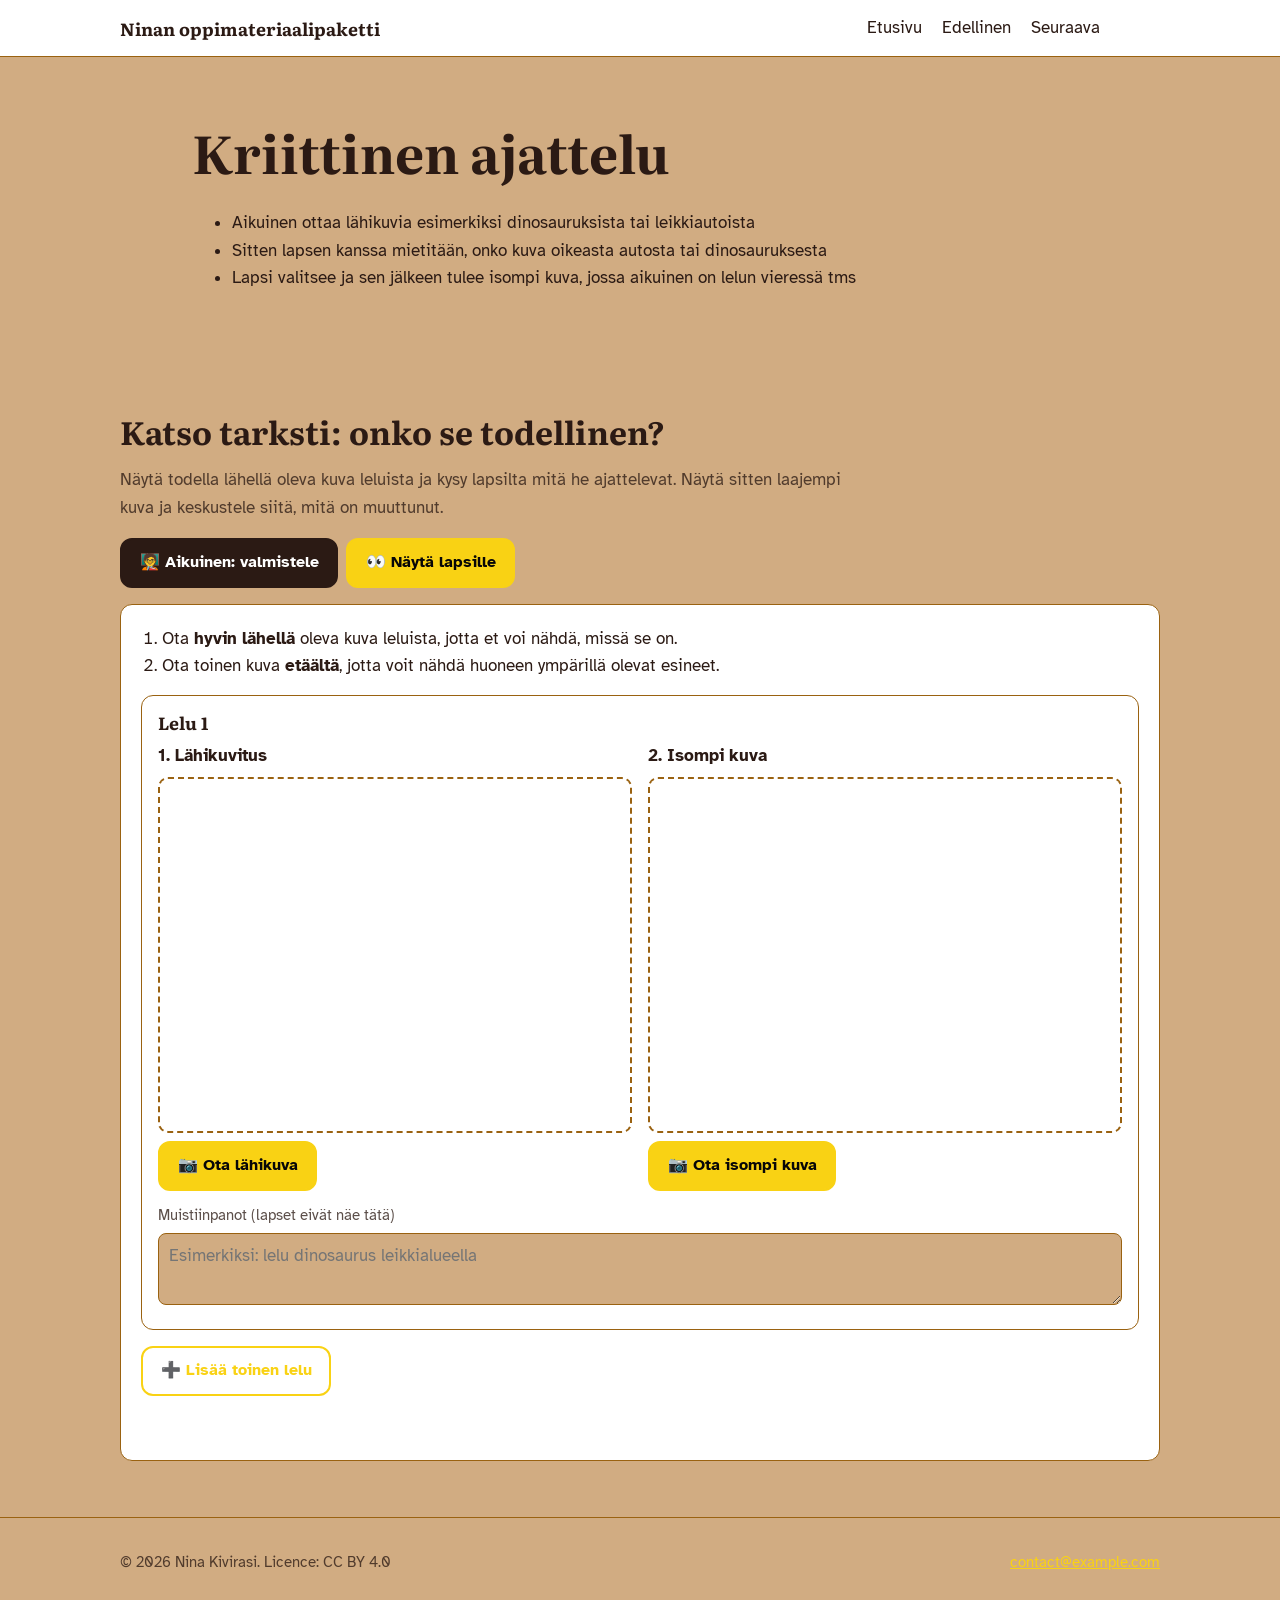
<file: osa6.html>
<!DOCTYPE html>
<html lang="en">
<head>
<meta charset="UTF-8">
<meta name="viewport" content="width=device-width, initial-scale=1">
<title>Materiaalipaketti alle 3-vuotiaille</title>
<meta name="description" content="Materiaalipaketti alle 3-vuotiaille.">
<link rel="preconnect" href="https://fonts.googleapis.com">
<link rel="preconnect" href="https://fonts.gstatic.com" crossorigin>
<link href="https://fonts.googleapis.com/css2?family=Atkinson+Hyperlegible:wght@400;700&family=Literata:opsz,wght@7..72,500;7..72,700&display=swap" rel="stylesheet">
<link rel="stylesheet" href="styles.css">

</head>
 
<body>
 
<!-- ===== HEADER ===== -->
<header class="site-header">
  <div class="wrap">
    <a class="logo" href="#">Ninan oppimateriaalipaketti</a>
    <nav aria-label="Main">
      <ul>
        <li><a href="index.html">Etusivu</a></li>
        <li><a href="osa5.html">Edellinen</a></li> 
        <li><a href="osa7.html">Seuraava</a></li>
        <li><a href=""></a></li>
        <li><a href=""></a></li>
        <li><a href=""></a></li>
      </ul>
    </nav>
  </div>
</header>
 
<main id="main">
 
  <!-- ===== HERO ===== -->
  <section class="hero">
    <div class="headline"">
        <h1>Kriittinen ajattelu</h1>
            <ul>
                <li>Aikuinen ottaa lähikuvia esimerkiksi dinosauruksista tai leikkiautoista</li>
                <li>Sitten lapsen kanssa mietitään, onko kuva oikeasta autosta tai dinosauruksesta</li>
                <li>Lapsi valitsee ja sen jälkeen tulee isompi kuva, jossa aikuinen on lelun vieressä tms</li>

            </ul>
      </div>
  </section>


<section class="ct-section" id="isitreal">
  <div class="ct-wrap">
    <h2>Katso tarksti: onko se todellinen?</h2>
    <p class="ct-muted">
      Näytä todella lähellä oleva kuva leluista ja kysy lapsilta mitä he ajattelevat. Näytä sitten laajempi kuva ja keskustele siitä, mitä on muuttunut.
    </p>

    <div class="ct-modes" role="group" aria-label="Who is using this">
      <button class="ct-btn" type="button" data-act="mode" data-mode="setup" aria-pressed="true">🧑‍🏫 Aikuinen: valmistele</button>
      <button class="ct-btn" type="button" data-act="mode" data-mode="show" aria-pressed="false">👀 Näytä lapsille</button>
    </div>

    <div class="ct-card" id="ctRoot">

      <!-- ===== Set up ===== -->
      <div id="ctSetup">
        <ol class="ct-steps">
          <li>Ota <strong>hyvin lähellä</strong> oleva kuva leluista, jotta et voi nähdä, missä se on.</li>
          <li>Ota toinen kuva <strong>etäältä</strong>, jotta voit nähdä huoneen ympärillä olevat esineet.</li>
        </ol>
        <div id="ctPairs"></div>
        <div class="ct-row" style="margin-top:1rem">
          <button class="ct-btn ct-ghost" type="button" data-act="addpair" id="ctAdd">➕ Lisää toinen lelu</button>
        </div>
        <p class="ct-msg" id="ctSetupMsg" role="status" aria-live="polite"></p>
      </div>

      <!-- ===== Show to the kids ===== -->
      <div class="ct-show" id="ctShow" hidden>
        <div class="ct-tabs" id="ctTabs" role="group" aria-label="Pictures"></div>
        <div id="ctShowBody"></div>
      </div>

    </div>
  </div>
</section>

<!-- Camera pop-up -->
<dialog class="ct-dialog" id="ctCam" aria-labelledby="ctCamTitle">
  <h3 id="ctCamTitle">Ota kuva</h3>
  <video id="ctCamVideo" playsinline muted></video>
  <p class="ct-msg" id="ctCamMsg" role="status" aria-live="polite"></p>
  <div class="ct-row">
    <button class="ct-btn" type="button" id="ctCamShot" disabled>📸 Ota kuva</button>
    <label class="ct-btn ct-ghost">📁 Valitse kuva<input class="ct-vh" type="file" accept="image/*" id="ctCamFile"></label>
    <button class="ct-btn ct-ghost" type="button" id="ctCamCancel">Peruuta</button>
  </div>
</dialog>

 
</main>
 
<!-- ===== FOOTER ===== -->
<footer>
  <div class="wrap">
    <span>© 2026 Nina Kivirasi. Licence: CC BY 4.0</span>
    <a href="mailto:contact@example.com">contact@example.com</a>
  </div>
</footer>
</body>

<script>
(function () {
function ctStart() {

  /* ================= TEXTS (edit here) ================= */
  var MAX_PAIRS = 6;
  var PROMPT_BEFORE = "Katso tarkasti. Miten se näyttää? Miksi?";
  var PROMPT_AFTER  = "Nyt voimme nähdä enemmän. Mitä huomaat?";

  var $ = function (id) { return document.getElementById(id); };
  function esc(s) { return String(s).replace(/[&<>"]/g, function (c) { return { "&": "&amp;", "<": "&lt;", ">": "&gt;", '"': "&quot;" }[c]; }); }

  /* ================= camera pop-up ================= */
  var dlg = $("ctCam"), vid = $("ctCamVideo"), camMsg = $("ctCamMsg"), camFile = $("ctCamFile");
  var stream = null, onPicture = null;

  function fit(src, max) {
    var w = src.naturalWidth || src.videoWidth, h = src.naturalHeight || src.videoHeight;
    var k = Math.min(1, max / Math.max(w, h));
    var c = document.createElement("canvas");
    c.width = Math.round(w * k); c.height = Math.round(h * k);
    c.getContext("2d").drawImage(src, 0, 0, c.width, c.height);
    return c.toDataURL("image/jpeg", 0.88);
  }
  function stopStream() {
    if (stream) { stream.getTracks().forEach(function (t) { t.stop(); }); stream = null; }
    vid.srcObject = null;
  }
  function camError(err) {
    var n = err && err.name;
    if (window.isSecureContext === false) return "Kamera ei toimi ilman https-yhteyttä. Voit silti painaa “Valitse kuva”.";
    if (n === "NotAllowedError" || n === "SecurityError") return "Kamera on estetty. Salli se selaimessa tai avaa tämä sivu omassa välilehtessä. Voit myös painaa “Valitse kuva”.";
    if (n === "NotReadableError") return "Toinen ohjelma käyttää kameraa. Sulje se ja yritä uudelleen.";
    return "Kameraa ei löytynyt. Voit painaa “Valitse kuva”.";
  }
  function openCamera(title, cb) {
    onPicture = cb;
    $("ctCamTitle").textContent = title;
    camMsg.textContent = "";
    $("ctCamShot").disabled = true;
    dlg.showModal();
    if (!navigator.mediaDevices || !navigator.mediaDevices.getUserMedia) { camMsg.textContent = camError(); return; }
    navigator.mediaDevices.getUserMedia({ video: { facingMode: { ideal: "environment" } }, audio: false }).then(function (s) {
      if (!dlg.open) { s.getTracks().forEach(function (t) { t.stop(); }); return; }
      stream = s; vid.srcObject = s;
      var p = vid.play(); if (p && p.catch) p.catch(function () {});
    }).catch(function (err) { camMsg.textContent = camError(err); });
  }
  function gotPicture(data) {
    var cb = onPicture; onPicture = null;
    stopStream(); dlg.close();
    if (cb) cb(data);
  }
  vid.addEventListener("playing", function () { $("ctCamShot").disabled = !vid.videoWidth; });
  $("ctCamShot").addEventListener("click", function () { if (vid.videoWidth) gotPicture(fit(vid, 1600)); });
  $("ctCamCancel").addEventListener("click", function () { onPicture = null; stopStream(); dlg.close(); });
  dlg.addEventListener("close", function () { onPicture = null; stopStream(); });
  camFile.addEventListener("change", function () {
    var f = camFile.files[0];
    if (!f) return;
    var url = URL.createObjectURL(f), img = new Image();
    img.onload = function () { URL.revokeObjectURL(url); camFile.value = ""; gotPicture(fit(img, 1600)); };
    img.onerror = function () { camMsg.textContent = "Tätä tiedostoa ei voi avata. Kokeile JPG- tai PNG-kuvaa."; };
    img.src = url;
  });


  /* ================= the pictures ================= */
  var pairs = [{ close: null, wide: null, note: "" }];
  var mode = "setup", cur = 0, revealed = false;

  var root = $("ctRoot"), setupEl = $("ctSetup"), showEl = $("ctShow");
  var pairsEl = $("ctPairs"), addBtn = $("ctAdd"), setupMsg = $("ctSetupMsg");
  var tabsEl = $("ctTabs"), bodyEl = $("ctShowBody");

  function ready(p) { return !!(p.close && p.wide); }
  function readyList() { var l = []; pairs.forEach(function (p, i) { if (ready(p)) l.push(i); }); return l; }

  /* ---- set up ---- */
  function slot(p, i, k, label, btn) {
    return '<div class="ct-slot"><p>' + label + '</p>' +
      '<div class="ct-img">' + (p[k] ? '<img src="' + p[k] + '" alt="' + label + '">' : "") + "</div>" +
      '<button class="ct-btn' + (p[k] ? " ct-ghost" : "") + '" type="button" data-act="take" data-i="' + i + '" data-k="' + k + '">📷 ' + (p[k] ? "Take again" : btn) + "</button></div>";
  }

  function renderSetup() {
    pairsEl.innerHTML = pairs.map(function (p, i) {
      return '<div class="ct-pair"><h3>Lelu ' + (i + 1) + (ready(p) ? " ✓" : "") + "</h3>" +
        '<div class="ct-slots">' + slot(p, i, "close", "1. Lähikuvitus", "Ota lähikuva") +
        slot(p, i, "wide", "2. Isompi kuva", "Ota isompi kuva") + "</div>" +
        "<label>Muistiinpanot (lapset eivät näe tätä)</label>" +
        '<textarea data-note="' + i + '" maxlength="300" placeholder="Esimerkiksi: lelu dinosaurus leikkialueella">' + esc(p.note) + "</textarea>" +
        (pairs.length > 1 ? '<button class="ct-link" type="button" data-act="rm" data-i="' + i + '">Poista tämä lelu</button>' : "") + "</div>";
    }).join("");
    addBtn.disabled = pairs.length >= MAX_PAIRS;
  }

  /* ---- show to the kids ---- */
  function renderShow() {
    var list = readyList();
    if (!list.length) {
      tabsEl.innerHTML = "";
      bodyEl.innerHTML = '<div class="ct-empty">Vielä täällä ei ole mitään. Paina "Aikuinen: valmistele" ja ota lähikuva sekä isompi kuva lelusta.</div>';
      return;
    }
    if (list.indexOf(cur) < 0) { cur = list[0]; revealed = false; }
    var p = pairs[cur], pos = list.indexOf(cur);

    tabsEl.innerHTML = list.map(function (i, n) {
      return '<button class="ct-btn ct-ghost" type="button" data-act="goto" data-i="' + i + '" aria-pressed="' + (i === cur) + '">Kuva ' + (n + 1) + "</button>";
    }).join("");

    var fsOk = document.fullscreenEnabled || document.webkitFullscreenEnabled;
    bodyEl.innerHTML =
      '<p class="ct-prompt" id="ctPrompt" role="status" aria-live="polite">' + (revealed ? PROMPT_AFTER : PROMPT_BEFORE) + "</p>" +
      '<div class="ct-stage' + (revealed ? " ct-open" : "") + '" id="ctStage">' +
        '<img class="ct-wide" src="' + p.wide + '" alt="' + (revealed ? "The wider picture" : "") + '">' +
        '<img class="ct-close" src="' + p.close + '" alt="' + (revealed ? "" : "A close picture of a toy") + '">' +
      "</div>" +
      '<div class="ct-controls">' +
        '<button class="ct-btn ct-ghost" type="button" data-act="prev"' + (pos === 0 ? " disabled" : "") + ">◀ Edellinen</button>" +
        '<button class="ct-btn ct-big" type="button" data-act="reveal">' + (revealed ? "↩ Takaisin lähikuvaan" : "👀 Näytä koko kuva") + "</button>" +
        '<button class="ct-btn ct-ghost" type="button" data-act="next"' + (pos === list.length - 1 ? " disabled" : "") + ">Seuraava ▶</button>" +
        (fsOk ? '<button class="ct-btn ct-ghost" type="button" data-act="fs">⛶ Koko näyttö</button>' : "") +
      "</div>";
  }

  // Change the picture without drawing everything again, so the zoom animation can play
  function toggleReveal() {
    revealed = !revealed;
    var stage = $("ctStage");
    if (!stage) return;
    stage.classList.toggle("ct-open", revealed);
    $("ctPrompt").textContent = revealed ? PROMPT_AFTER : PROMPT_BEFORE;
    var btn = bodyEl.querySelector('[data-act="reveal"]');
    btn.textContent = revealed ? "↩ Takaisin lähikuvaan" : "👀 Näytä koko kuva";
  }

  function render() {
    root.parentNode.querySelectorAll("[data-mode]").forEach(function (b) {
      b.setAttribute("aria-pressed", String(b.getAttribute("data-mode") === mode));
    });
    setupEl.hidden = mode !== "setup";
    showEl.hidden = mode !== "show";
    if (mode === "setup") renderSetup(); else renderShow();
  }

  /* ---- clicks ---- */
  document.getElementById("isitreal").addEventListener("click", function (e) {
    var b = e.target.closest("[data-act]");
    if (!b || b.disabled) return;
    var act = b.getAttribute("data-act"), i = parseInt(b.getAttribute("data-i"), 10);
    var list = readyList();

    if (act === "mode") {
      mode = b.getAttribute("data-mode"); revealed = false;
      if (document.fullscreenElement && mode === "setup") document.exitFullscreen();
      render();
    } else if (act === "take") {
      var k = b.getAttribute("data-k");
      openCamera(k === "close" ? "Ota lähikuva" : "Ota isompi kuva", function (d) {
        pairs[i][k] = d;
        var p = pairs[i];
        setupMsg.textContent = ready(p) ? "Lelu " + (i + 1) + " on valmis ✓" : (k === "close" ? "Ota nyt isompi kuva." : "Ota nyt lähikuva.");
        renderSetup();
      });
    } else if (act === "addpair") {
      if (pairs.length < MAX_PAIRS) { pairs.push({ close: null, wide: null, note: "" }); setupMsg.textContent = ""; renderSetup(); }
    } else if (act === "rm") {
      pairs.splice(i, 1); setupMsg.textContent = ""; renderSetup();
    } else if (act === "goto") {
      cur = i; revealed = false; renderShow();
    } else if (act === "prev" || act === "next") {
      var pos = list.indexOf(cur) + (act === "next" ? 1 : -1);
      if (pos >= 0 && pos < list.length) { cur = list[pos]; revealed = false; renderShow(); }
    } else if (act === "reveal") {
      toggleReveal();
    } else if (act === "fs") {
      var fsEl = showEl;
      if (document.fullscreenElement || document.webkitFullscreenElement) {
        (document.exitFullscreen || document.webkitExitFullscreen).call(document);
      } else {
        (fsEl.requestFullscreen || fsEl.webkitRequestFullscreen).call(fsEl);
      }
    }
  });

  pairsEl.addEventListener("input", function (e) {
    var n = e.target.getAttribute("data-note");
    if (n !== null) pairs[parseInt(n, 10)].note = e.target.value;
  });

  render();
}
if (document.readyState === "loading") document.addEventListener("DOMContentLoaded", ctStart);
else ctStart();
})();
</script>
</html>
</file>
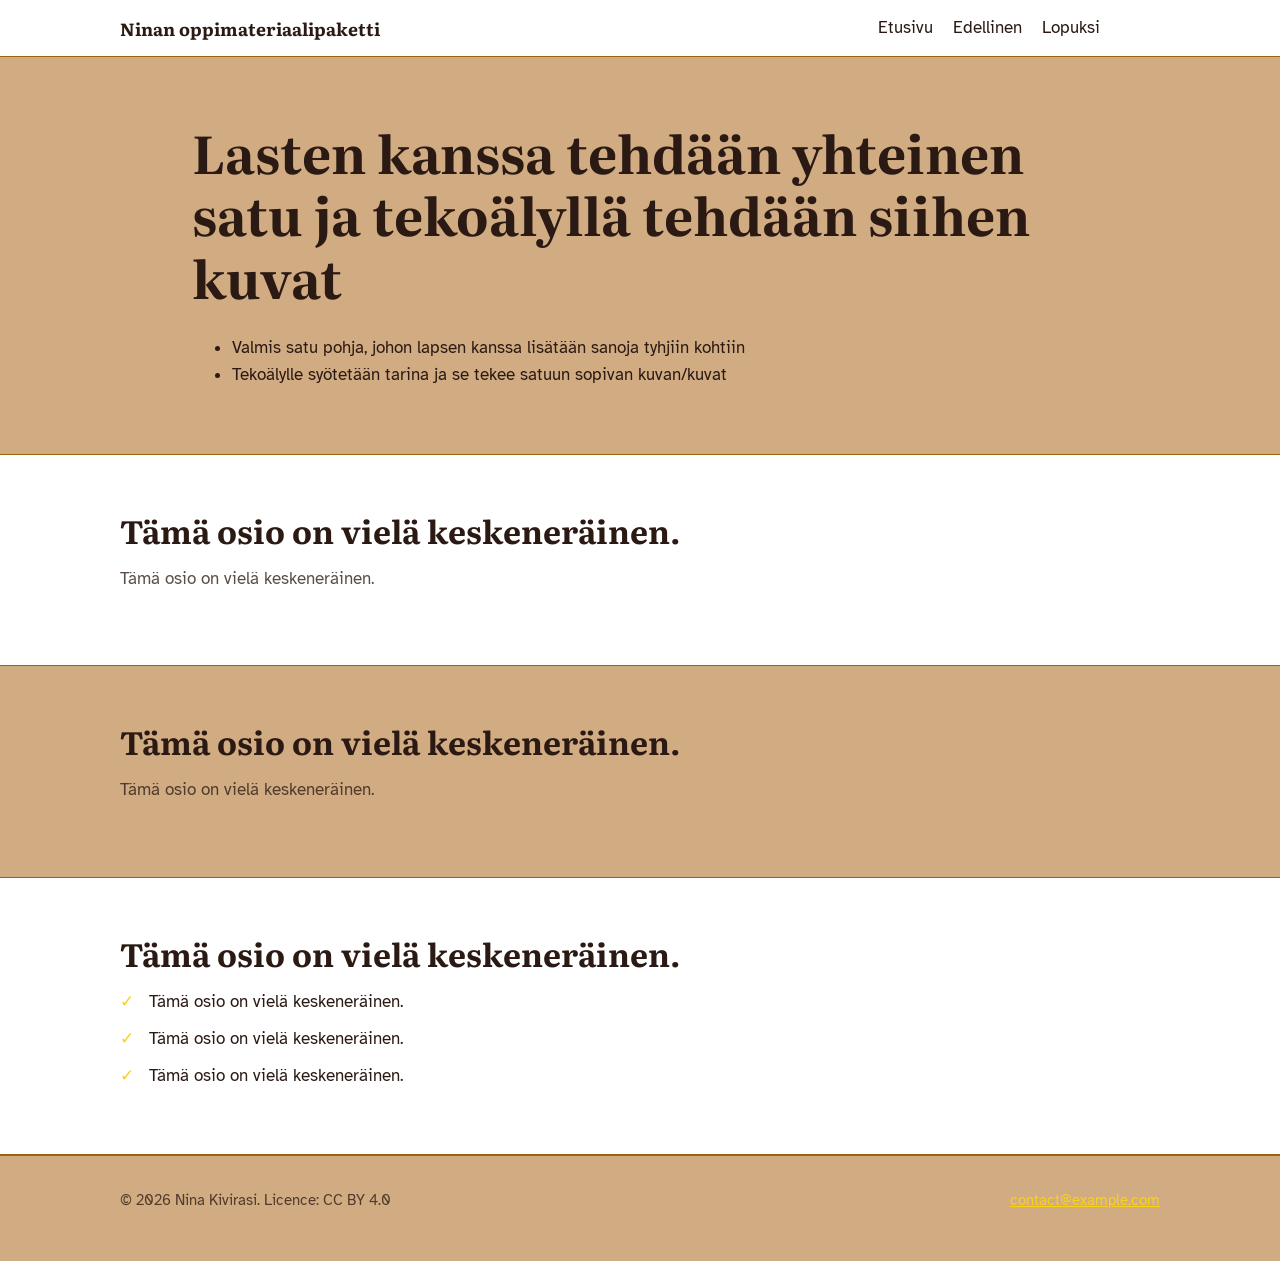
<file: osa7.html>
<!DOCTYPE html>
<html lang="en">
<head>
<meta charset="UTF-8">
<meta name="viewport" content="width=device-width, initial-scale=1">
<title>Materiaalipaketti alle 3-vuotiaille</title>
<meta name="description" content="Materiaalipaketti alle 3-vuotiaille.">
<link rel="preconnect" href="https://fonts.googleapis.com">
<link rel="preconnect" href="https://fonts.gstatic.com" crossorigin>
<link href="https://fonts.googleapis.com/css2?family=Atkinson+Hyperlegible:wght@400;700&family=Literata:opsz,wght@7..72,500;7..72,700&display=swap" rel="stylesheet">
<link rel="stylesheet" href="styles.css">

</head>
 
<body>
 
<!-- ===== HEADER ===== -->
<header class="site-header">
  <div class="wrap">
    <a class="logo" href="#">Ninan oppimateriaalipaketti</a>
    <nav aria-label="Main">
      <ul>
        <li><a href="index.html">Etusivu</a></li>
        <li><a href="osa6.html">Edellinen</a></li> 
        <li><a href="lopuksi.html">Lopuksi</a></li>
        <li><a href=""></a></li>
        <li><a href=""></a></li>
        <li><a href=""></a></li>
      </ul>
    </nav>
  </div>
</header>
 
<main id="main">
 
  <!-- ===== HERO ===== -->
  <section class="hero">
    <div class="headline">
        <h1>Lasten kanssa tehdään yhteinen satu ja tekoälyllä tehdään siihen kuvat</h1>
            <ul>
                <li>Valmis satu pohja, johon lapsen kanssa lisätään sanoja tyhjiin kohtiin</li>
                <li>Tekoälylle syötetään tarina ja se tekee satuun sopivan kuvan/kuvat</li>

            </ul>
      </div>
  </section>
 
  <!-- ===== CONTENTS ===== -->
  <section id="contents" class="band">
    <div class="wrap">
      <h2>Tämä osio on vielä keskeneräinen.</h2>
      <p class="muted">Tämä osio on vielä keskeneräinen.</p>
 
    </div>
  </section>
 
  <!-- ===== DOWNLOADS ===== -->
  <section id="downloads">
    <div class="wrap">
      <h2>Tämä osio on vielä keskeneräinen.</h2>
      <p class="muted">Tämä osio on vielä keskeneräinen. </p>

    </div>
  </section>
 
  <!-- ===== AUDIENCE + HOW TO USE ===== -->
  <section id="audience" class="band">
      <div class="wrap">
        <h2>Tämä osio on vielä keskeneräinen.</h2>
        <ul class="checks">
          <li>Tämä osio on vielä keskeneräinen.</li>
          <li>Tämä osio on vielä keskeneräinen.</li>
          <li>Tämä osio on vielä keskeneräinen.</li>
        </ul>
      </div>
    </div>
  </section>
 
</main>
 
<!-- ===== FOOTER ===== -->
<footer>
  <div class="wrap">
    <span>© 2026 Nina Kivirasi. Licence: CC BY 4.0</span>
    <a href="mailto:contact@example.com">contact@example.com</a>
  </div>
</footer>
</body>
</html>
</file>
<file: styles.css>
/* =====================================================================
   ALL STYLES FOR THE WHOLE SITE IN ONE FILE
   Use it on every page:  <link rel="stylesheet" href="css/styles.css">

   Parts of this file:
     1. FONTS
     2. COLOURS  (kids colour theme - change colours here)
     3. Educational material package page
     4. Tablet section
     5. Voices and sounds section
     6. Pictures section
     7. Picture games section
     8. "Is it real?" section
   ===================================================================== */

/* ---------------------------------------------------------------------
   1. FONTS
   --------------------------------------------------------------------- */
@import url("https://fonts.googleapis.com/css2?family=Atkinson+Hyperlegible:wght@400;700&family=Literata:opsz,wght@7..72,500;7..72,700&display=swap");

/* ---------------------------------------------------------------------
   2. COLOURS
   --------------------------------------------------------------------- */
:root {
    --bg: #d1ac82;
    --surface: #ffffff;
    --ink: #2b1a14;
    --muted: #2b1a14c5;
    --line: #9a6211;
    --brand: #f9d214;
    --brand-dark: #2b1a14;
    --brand-ink: #080707;    /* text on brand colour */
    --accent: #f2b632;       /* highlight colour */
    --radius: 10px;
    --font-head: "Literata", Georgia, "Times New Roman", serif;
    --font-body: "Atkinson Hyperlegible", system-ui, -apple-system, "Segoe UI", sans-serif;
    --max: 1040px;
}

/* The page itself uses the theme too */
body { background: var(--bg); color: var(--ink); }

/* Dark mode (only if the device is set to dark) */
@media (prefers-color-scheme: dark) {
  :root:not([data-theme="light"]) {
    --bg: #141c33;
    --surface: #1f2b4d;
    --ink: #fff4d6;
    --muted: #c5cde6;
    --line: #3b4a78;
    --brand: #86b4ff;
    --brand-ink: #141c33;
    --brand-2: #b799ff;
    --good: #6fd39a;
    --bad: #ff8f80;
  }
}
:root[data-theme="dark"] {
  --bg: #141c33; 
  --surface: #1f2b4d; 
  --ink: #fff4d6; 
  --muted: #c5cde6; 
  --line: #3b4a78;
  --brand: #86b4ff; 
  --brand-ink: #141c33; 
  --brand-2: #b799ff; 
  --good: #6fd39a; 
  --bad: #ff8f80;
}

/* =====================================================================
   OPTIONAL: give a page or a section its own main colour.
   Add data-accent="coral" (or grass, grape) to <body> or to a <section>.
   Blue is the default and needs nothing.
   ===================================================================== */
[data-accent="coral"] { --brand: #c4372a; --brand-2: #e0702f; }
[data-accent="grass"] { --brand: #167a42; --brand-2: #2b8fa8; }
[data-accent="grape"] { --brand: #7344cf; --brand-2: #c0399a; }

@media (prefers-color-scheme: dark) {
  :root:not([data-theme="light"]) [data-accent="coral"], :root:not([data-theme="light"])[data-accent="coral"] { --brand: #ff8f80; --brand-2: #ffb36b; }
  :root:not([data-theme="light"]) [data-accent="grass"], :root:not([data-theme="light"])[data-accent="grass"] { --brand: #6fd39a; --brand-2: #7fd3e8; }
  :root:not([data-theme="light"]) [data-accent="grape"], :root:not([data-theme="light"])[data-accent="grape"] { --brand: #b799ff; --brand-2: #f08fd0; }
}


/* ---------------------------------------------------------------------
   3. EDUCATIONAL MATERIAL PACKAGE PAGE
   --------------------------------------------------------------------- */
/* ---------- Layout and fonts (colours are in theme.css) ---------- */
:root {
  --radius: 14px;
  --font-head: "Literata", Georgia, "Times New Roman", serif;
  --font-body: "Atkinson Hyperlegible", system-ui, -apple-system, "Segoe UI", sans-serif;
  --max: 1040px;
}

/* ---------- Base ---------- */
*, *::before, *::after { box-sizing: border-box; }
html { scroll-behavior: smooth; }
body {
  margin: 0;
  background: var(--bg);
  color: var(--ink);
  font: 1.0625rem/1.6 var(--font-body);
}
h1, h2, h3 { font-family: var(--font-head); line-height: 1.2; margin: 0 0 .5em; }
h1 { font-size: clamp(2rem, 5vw, 3.25rem); }
h2 { font-size: clamp(1.5rem, 3vw, 2rem); }
h3 { font-size: 1.15rem; }
p { margin: 0 0 1em; max-width: 68ch; }
a { color: var(--brand); }
:focus-visible { outline: 3px solid var(--ink); outline-offset: 2px; }
.wrap { width: min(100% - 2rem, var(--max)); margin-inline: auto; }
.headline { width: 70%; margin-inline: auto; }
section { padding: 3.5rem 0; }
.muted { color: var(--muted); }


.skip { position: absolute; left: -999px; }
.skip:focus { left: 1rem; top: 1rem; background: var(--accent); color: #1f2a44; padding: .5rem 1rem; z-index: 10; }

/* ---------- Header ---------- */
.site-header { border-bottom: 1px solid var(--line); background: var(--surface); }
.site-header .wrap { display: flex; align-items: center; justify-content: space-between; gap: 1rem; padding: .9rem 0; flex-wrap: wrap; }
.logo { font: 700 1.1rem var(--font-head); color: var(--ink); text-decoration: none; }
nav ul { display: flex; gap: 1.25rem; list-style: none; margin: 0; padding: 0; flex-wrap: wrap; }
nav a { color: var(--ink); text-decoration: none; }
nav a:hover { text-decoration: underline; }

/* ---------- Buttons ---------- */
.btn {
  display: inline-block; padding: .75rem 1.4rem; border-radius: var(--radius);
  background: var(--brand); color: var(--brand-ink); font-weight: 700;
  text-decoration: none; border: 2px solid var(--brand); cursor: pointer; font-size: 1rem;
}
.btn:hover { filter: brightness(1.1); }
.btn.ghost { background: transparent; color: var(--brand); }

/* ---------- Hero ---------- */
.hero { padding: 4rem 0 3rem; }
.hero .wrap { display: grid; gap: 2.5rem; grid-template-columns: 1.4fr 1fr; align-items: center; }
.hero-actions { display: flex; gap: .75rem; flex-wrap: wrap; margin-top: 1.5rem; }
.facts { background: var(--surface); border: 1px solid var(--line); border-radius: var(--radius); padding: 1.5rem; margin: 0; }
.facts div { display: flex; justify-content: space-between; gap: 1rem; padding: .6rem 0; border-bottom: 1px solid var(--line); }
.facts div:last-child { border-bottom: 0; }
.facts dt { color: var(--muted); }
.facts dd { margin: 0; font-weight: 700; text-align: right; }

/* ---------- Contents list ---------- */
.contents { list-style: none; margin: 1.5rem 0 0; padding: 0; counter-reset: unit; }
.contents li {
  counter-increment: unit; display: grid; grid-template-columns: 2.5rem 1fr auto; gap: 1rem;
  padding: 1rem 0; border-top: 1px solid var(--line); align-items: start;
}
.contents li:last-child { border-bottom: 1px solid var(--line); }
.contents li::before { content: counter(unit); font: 700 1.4rem var(--font-head); color: var(--brand); }
.contents p { margin: 0; color: var(--muted); }
.tag { font-size: .9rem; background: color-mix(in srgb, var(--accent) 30%, transparent); padding: .15rem .6rem; border-radius: 99px; white-space: nowrap; }

/* ---------- Downloads ---------- */
.band { background: var(--surface); border-block: 1px solid var(--line); }
.downloads { display: grid; gap: 1rem; grid-template-columns: repeat(auto-fit, minmax(240px, 1fr)); margin-top: 1.5rem; }
.file { border: 1px solid var(--line); border-radius: var(--radius); padding: 1.25rem; background: var(--bg); display: flex; flex-direction: column; gap: .4rem; }
.file .meta { color: var(--muted); font-size: .95rem; margin: 0; }
.file .btn { margin-top: auto; text-align: center; }

/* ---------- Audience / how to use ---------- */
.two-col { display: grid; gap: 2.5rem; grid-template-columns: 1fr 1fr; }
.checks { list-style: none; padding: 0; margin: 0; }
.checks li { padding-left: 1.8rem; position: relative; margin-bottom: .6rem; }
.checks li::before { content: "✓"; position: absolute; left: 0; color: var(--brand); font-weight: 700; }

/* ---------- FAQ ---------- */
#faq details { border-top: 1px solid var(--line); padding: 1rem 0; }
#faq details:last-of-type { border-bottom: 1px solid var(--line); }
#faq summary { cursor: pointer; font-weight: 700; }
#faq details p { margin: .75rem 0 0; color: var(--muted); }
/* --------- Lähteet --------- */
.lahde { width: 80%; margin-inline: auto; color: var(--muted); font-size: smaller;}

/* ---------- Footer ---------- */
body > footer, .page-footer { border-top: 1px solid var(--line); padding: 2rem 0 3rem; color: var(--muted); font-size: .95rem; }
body > footer .wrap, .page-footer .wrap { display: flex; justify-content: space-between; gap: 1rem; flex-wrap: wrap;}

/* ---------- Responsive ---------- */
@media (max-width: 760px) {
  .hero .wrap, .two-col { grid-template-columns: 1fr; }
  .contents li { grid-template-columns: 2rem 1fr; }
  .contents .tag { grid-column: 2; justify-self: start; }
}
@media (prefers-reduced-motion: reduce) { html { scroll-behavior: auto; } }


/* ---------------------------------------------------------------------
   4. TABLET SECTION (tb-)
   --------------------------------------------------------------------- */
.tb-section { padding: 3.5rem 0; color: var(--ink, #1f2a44); }
.tb-wrap { width: min(100% - 2rem, 1040px); margin-inline: auto; }
.tb-section h2 { font-size: clamp(1.5rem, 3vw, 2rem); margin: 0 0 .5em; }
.tb-section h3 { font-size: 1.15rem; margin: 0 0 .4em; }
.tb-section p { max-width: 68ch; margin: 0 0 1em; }
.tb-muted { color: var(--muted, #4f5b76); }

/* ---------- Explanation ---------- */
.tb-intro { display: grid; gap: 2rem; grid-template-columns: 1fr 1fr; margin-bottom: 3rem; }
.tb-card { background: var(--surface, #fff); border: 1px solid var(--line, #ecd9a0); border-radius: 10px; padding: 1.5rem; }
.tb-parts { list-style: none; margin: 0; padding: 0; }
.tb-parts li { padding: .5rem 0; border-bottom: 1px solid var(--line, #ecd9a0); }
.tb-parts li:last-child { border-bottom: 0; }
.tb-parts strong { color: var(--brand, #2b62d9); }
.tb-say { margin: 0; padding-left: 1.2rem; }
.tb-say li { margin-bottom: .5rem; }
.tb-col-2 { display: grid; gap: 2.5rem; grid-template-columns: 1fr 1fr; background: var(--surface, #fff); border: 1px solid var(--line, #ecd9a0); border-radius: 10px; padding: 1.5rem;}

/* ---------- Tablet toy ---------- */
.tb-play { display: grid; gap: 1rem; justify-items: center; }
.tb-device {
  width: min(100%, 640px);
  background: #1b1f23;
  border-radius: 28px;
  padding: 18px;
  box-shadow: 0 10px 30px rgba(0,0,0,.25);
  position: relative;
}
.tb-device::before { /* camera dot */
  content: ""; position: absolute; top: 7px; left: 50%; width: 6px; height: 6px;
  border-radius: 50%; background: #3a4046; transform: translateX(-50%);
}
.tb-screen {
  background: #fdfdfb; border-radius: 12px; overflow: hidden;
  display: grid; grid-template-rows: 1fr auto auto;
  min-height: 420px;
  touch-action: manipulation; user-select: none; -webkit-user-select: none;
}

/* Stage with big shape */
.tb-stage { display: grid; place-items: center; padding: 1rem; position: relative; overflow: hidden; }
.tb-shapes { display: flex; flex-wrap: wrap; gap: .5rem; justify-content: center; align-content: center; width: 100%; }
.tb-shape {
  width: var(--size, 170px); aspect-ratio: 1; flex: none;
  background: #e53935; border: 0; padding: 0; cursor: pointer;
  border-radius: 50%;
  transition: background-color .25s;
}
.tb-shape.tb-circle   { border-radius: 50%; clip-path: none; }
.tb-shape.tb-square   { border-radius: 8%;  clip-path: none; }
.tb-shape.tb-triangle { border-radius: 0;   clip-path: polygon(50% 5%, 96% 95%, 4% 95%); }
.tb-shape.tb-star     { border-radius: 0;   clip-path: polygon(50% 0%,61% 35%,98% 35%,68% 57%,79% 91%,50% 70%,21% 91%,32% 57%,2% 35%,39% 35%); }
.tb-shape.tb-pop { animation: tb-pop .3s ease-out; }
@keyframes tb-pop { 0% { transform: scale(.8); } 60% { transform: scale(1.1); } 100% { transform: scale(1); } }
/* Balloon pop: the shape swells, then bursts into bits */
.tb-shape.tb-breaking { animation: tb-swell .14s ease-out forwards; pointer-events: none; }
@keyframes tb-swell { to { transform: scale(1.35); } }
.tb-bit {
  position: absolute; width: 12px; height: 12px; margin: -6px 0 0 -6px;
  border-radius: 50% 10% 50% 10%; pointer-events: none;
  animation: tb-bit .55s ease-out forwards;
}
@keyframes tb-bit {
  0%   { transform: translate(0,0) rotate(0) scale(1); opacity: 1; }
  100% { transform: translate(var(--dx), var(--dy)) rotate(var(--rot)) scale(.3); opacity: 0; }
}
.tb-word {
  position: absolute; margin: -.7em 0 0 -1em; font-family: inherit; font-weight: 900; font-size: 1.6rem; line-height: 1; color: var(--ink, #1f2a44);
  pointer-events: none; animation: tb-word .6s ease-out forwards;
}
@keyframes tb-word {
  0%   { transform: scale(.5); opacity: 1; }
  40%  { transform: scale(1.2); opacity: 1; }
  100% { transform: translateY(-20px) scale(1); opacity: 0; }
}

/* Rows of buttons on the screen */
.tb-row { display: flex; gap: .6rem; justify-content: center; flex-wrap: wrap; padding: .6rem .8rem; }
.tb-row + .tb-row { border-top: 1px solid #e3e6e3; background: #f2f4f2; padding-bottom: .9rem; }
.tb-label { width: 100%; text-align: center; font-size: .9rem; color: #4a5559; margin: 0; }

.tb-btn {
  min-width: 64px; min-height: 56px; padding: .5rem 1rem;
  border: 3px solid var(--ink, #1f2a44); border-radius: 14px;
  background: #fff; color: var(--ink, #1f2a44); font-family: inherit; font-weight: 700; font-size: 1rem; line-height: 1; cursor: pointer;
}
.tb-btn[aria-pressed="true"] { background: var(--ink, #1f2a44); color: #fff; }
.tb-btn:active { transform: scale(.94); }

/* Colour buttons: each one sets the colour of the big shape */
.tb-swatch {
  min-width: 64px; min-height: 56px; padding: .5rem .9rem;
  border: 3px solid transparent; border-radius: 14px;
  font-family: inherit; font-weight: 700; font-size: 1rem; line-height: 1; cursor: pointer;
}
.tb-swatch[aria-pressed="true"] { border-color: var(--ink, #1f2a44); box-shadow: 0 0 0 3px #fff inset; }
.tb-swatch:active { transform: scale(.94); }

.tb-btn:focus-visible, .tb-swatch:focus-visible, .tb-shape:focus-visible, .tb-reset:focus-visible {
  outline: 4px solid var(--ink, #1f2a44); outline-offset: 2px;
}

.tb-status { min-height: 1.6em; font-weight: 700; text-align: center; }
.tb-reset {
  padding: .6rem 1.2rem; border-radius: 10px; border: 2px solid var(--brand, #2b62d9);
  background: transparent; color: var(--brand, #2b62d9); font-family: inherit; font-weight: 700; font-size: 1rem; cursor: pointer;
}

@media (max-width: 760px) { .tb-intro { grid-template-columns: 1fr; } .tb-screen { min-height: 380px; } }
@media (prefers-reduced-motion: reduce) { .tb-shape.tb-pop, .tb-shape.tb-breaking, .tb-bit, .tb-word { animation: none; } }


/* ---------------------------------------------------------------------
   5. VOICES AND SOUNDS SECTION (sd-)
   --------------------------------------------------------------------- */
.sd-section { padding: 3.5rem 0; color: var(--ink, #1f2a44); }
.sd-wrap { width: min(100% - 2rem, 1040px); margin-inline: auto; }
.sd-section h2 { font-size: clamp(1.5rem, 3vw, 2rem); margin: 0 0 .5em; }
.sd-section h3 { font-size: 1.15rem; margin: 0 0 .6em; }
.sd-section p { max-width: 68ch; margin: 0 0 1em; }
.sd-muted { color: var(--muted, #4f5b76); }
.sd-block + .sd-block { margin-top: 3.5rem; }

.sd-card { background: var(--surface, #fff); border: 1px solid var(--line, #ecd9a0); border-radius: 10px; padding: 1.25rem; }
.sd-row { display: flex; gap: .75rem; align-items: center; flex-wrap: wrap; }

/* Buttons */
.sd-btn {
  min-height: 52px; padding: .6rem 1.2rem; border-radius: 12px; cursor: pointer;
  border: 2px solid var(--brand, #2b62d9); background: var(--brand, #2b62d9);
  color: var(--brand-ink, #fff); font-family: inherit; font-weight: 700; font-size: 1rem; line-height: 1.1;
}
.sd-btn.sd-ghost { background: transparent; color: var(--brand, #2b62d9); }
.sd-btn.sd-rec { background: var(--bad, #c93232); border-color: var(--bad, #c93232); color: #fff; }
.sd-btn[aria-pressed="true"] { background: var(--ink, #1f2a44); border-color: var(--ink, #1f2a44); color: var(--surface, #fff); }
.sd-btn:disabled { opacity: .45; cursor: not-allowed; }
.sd-btn:active:not(:disabled) { transform: scale(.96); }
.sd-link { background: none; border: 0; padding: .5rem; color: var(--brand, #2b62d9); text-decoration: underline; cursor: pointer; font: inherit; }
.sd-section :focus-visible { outline: 3px solid var(--ink, #1f2a44); outline-offset: 2px; }

/* Recorder */
.sd-dot { width: 14px; height: 14px; border-radius: 50%; background: var(--bad, #c93232); display: none; }
.sd-recording .sd-dot { display: inline-block; animation: sd-pulse 1s infinite; }
@keyframes sd-pulse { 50% { opacity: .25; } }
.sd-timer { font: 700 1.3rem/1 ui-monospace, Menlo, Consolas, monospace; min-width: 4.5ch; }
.sd-status { min-height: 1.6em; margin: .75rem 0 0; font-weight: 700; }

.sd-takes { list-style: none; margin: 1rem 0 0; padding: 0; display: flex; gap: .5rem; flex-wrap: wrap; }
.sd-takes .sd-btn { min-height: 44px; padding: .4rem .9rem; }

.sd-player { margin-top: 1.25rem; padding-top: 1.25rem; border-top: 1px solid var(--line, #ecd9a0); display: grid; gap: 1rem; }
.sd-player[hidden] { display: none; }
.sd-seek { flex: 1 1 200px; min-width: 120px; accent-color: var(--brand, #2b62d9); }
.sd-speed { flex: 1 1 200px; accent-color: var(--brand, #2b62d9); }
.sd-speedval { font-weight: 700; min-width: 3.5ch; }
.sd-end { color: var(--muted, #4f5b76); }
.sd-wide { min-width: 9ch; }

/* Guess-the-sound cards */
.sd-grid { display: grid; gap: 1rem; grid-template-columns: repeat(auto-fit, minmax(290px, 1fr)); margin-top: 1.25rem; }
.sd-field { display: grid; gap: .25rem; font-size: .95rem; margin-bottom: .6rem; color: var(--muted, #4f5b76); }
.sd-field input[type="text"] {
  font: inherit; padding: .5rem .6rem; border: 1px solid var(--line, #ecd9a0); border-radius: 8px;
  background: var(--bg, #fff); color: var(--ink, #1f2a44);
}
.sd-field input[type="file"] { font: inherit; max-width: 100%; }
.sd-rec-row { display: flex; gap: .5rem; flex-wrap: wrap; margin: .2rem 0 .4rem; }
.sd-rec-row .sd-btn { min-height: 44px; padding: .4rem .9rem; }
.sd-cstatus { min-height: 1.4em; font-size: .95rem; margin: 0 0 .6rem; color: var(--muted, #4f5b76); }
.sd-notes { margin-top: .8rem; border-top: 1px solid var(--line, #ecd9a0); padding-top: .6rem; }
.sd-notes summary { cursor: pointer; font-weight: 700; color: var(--brand, #2b62d9); }
.sd-notes textarea {
  width: 100%; min-height: 80px; margin-top: .5rem; resize: vertical; box-sizing: border-box;
  font: inherit; padding: .5rem .6rem; border: 1px solid var(--line, #ecd9a0); border-radius: 8px;
  background: var(--bg, #fff); color: var(--ink, #1f2a44);
}
.sd-notes small { display: block; color: var(--muted, #4f5b76); margin-top: .3rem; }
.sd-stage { position: relative; aspect-ratio: 16 / 9; background: #000; border-radius: 10px; overflow: hidden; margin: .4rem 0 .6rem; }
.sd-stage video { width: 100%; height: 100%; object-fit: contain; display: block; }
.sd-cover {
  position: absolute; inset: 0; display: grid; place-content: center; text-align: center; gap: .2rem;
  background: linear-gradient(135deg, var(--brand, #2b62d9), var(--brand-2, #7344cf)); color: #fff;
}
.sd-cover[hidden] { display: none; }
.sd-cover span { font-family: inherit; font-weight: 900; font-size: 3.5rem; line-height: 1; }
.sd-actions { display: flex; gap: .5rem; flex-wrap: wrap; align-items: center; }

@media (prefers-reduced-motion: reduce) { .sd-recording .sd-dot { animation: none; } }


/* ---------------------------------------------------------------------
   6. PICTURES SECTION (ph-)
   --------------------------------------------------------------------- */
.ph-section { padding: 3.5rem 0; color: var(--ink, #1f2a44); }
.ph-wrap { width: min(100% - 2rem, 1040px); margin-inline: auto; }
.ph-section h2 { font-size: clamp(1.5rem, 3vw, 2rem); margin: 0 0 .5em; }
.ph-section p { max-width: 68ch; margin: 0 0 1em; }
.ph-muted { color: var(--muted, #4f5b76); }
.ph-block + .ph-block { margin-top: 3.5rem; }
.ph-card { background: var(--surface, #fff); border: 1px solid var(--line, #ecd9a0); border-radius: 10px; padding: 1.25rem; }
.ph-row { display: flex; gap: .6rem; align-items: center; flex-wrap: wrap; }

.ph-btn {
  min-height: 50px; padding: .55rem 1.1rem; border-radius: 12px; cursor: pointer;
  border: 2px solid var(--brand, #2b62d9); background: var(--brand, #2b62d9);
  color: var(--brand-ink, #fff); font-family: inherit; font-weight: 700; font-size: 1rem; line-height: 1.1;
}
.ph-btn.ph-ghost { background: transparent; color: var(--brand, #2b62d9); }
.ph-btn[aria-pressed="true"] { background: var(--ink, #1f2a44); border-color: var(--ink, #1f2a44); color: var(--surface, #fff); }
.ph-btn:disabled { opacity: .45; cursor: not-allowed; }
.ph-btn:active:not(:disabled) { transform: scale(.96); }
.ph-link { background: none; border: 0; padding: .5rem; color: var(--brand, #2b62d9); text-decoration: underline; cursor: pointer; font: inherit; }
.ph-section :focus-visible, .ph-dialog :focus-visible { outline: 3px solid var(--ink, #1f2a44); outline-offset: 2px; }
.ph-vh { position: absolute; width: 1px; height: 1px; overflow: hidden; clip: rect(0 0 0 0); }
label.ph-btn:focus-within { outline: 3px solid var(--ink, #1f2a44); outline-offset: 2px; }

.ph-modes { display: flex; gap: .5rem; flex-wrap: wrap; margin-bottom: 1rem; }
.ph-tabs { display: flex; gap: .5rem; flex-wrap: wrap; margin-bottom: .8rem; }
.ph-tabs .ph-btn { min-height: 42px; padding: .3rem .9rem; }
.ph-msg { min-height: 1.6em; font-weight: 700; margin: .6rem 0; }

/* Big picture */
.ph-stage { position: relative; line-height: 0; border-radius: 10px; overflow: hidden; background: #000; touch-action: manipulation; user-select: none; -webkit-user-select: none; }
.ph-stage img { width: 100%; height: auto; display: block; pointer-events: none; }
.ph-stage.ph-marking { cursor: crosshair; outline: 4px dashed var(--accent, #ffc531); outline-offset: -4px; }
.ph-empty { padding: 2.5rem 1rem; text-align: center; border: 2px dashed var(--line, #ecd9a0); border-radius: 10px; color: var(--muted, #4f5b76); }
.ph-mark {
  position: absolute; width: 16%; aspect-ratio: 1; transform: translate(-50%, -50%);
  border-radius: 50%; border: 4px solid var(--accent, #ffc531); background: rgba(255,197,49,.25);
  display: grid; place-items: center; font: 900 1.2rem/1 system-ui, sans-serif; color: #fff;
  text-shadow: 0 0 4px #000; pointer-events: none;
}
.ph-mark.ph-ok { border-color: var(--good, #167a42); background: rgba(22,122,66,.3); font-size: 2rem; }
.ph-mark.ph-no { border-color: var(--bad, #c93232); background: rgba(201,50,50,.3); font-size: 2rem; width: 10%; animation: ph-fade .9s forwards; }
.ph-mark.ph-hint { animation: ph-pulse .8s infinite; }
@keyframes ph-fade { 0%, 60% { opacity: 1; } 100% { opacity: 0; } }
@keyframes ph-pulse { 50% { transform: translate(-50%, -50%) scale(1.2); } }

/* Small pictures */
.ph-thumbs { display: flex; gap: .6rem; flex-wrap: wrap; margin: 1rem 0 .4rem; }
.ph-thumb { padding: 0; border: 4px solid transparent; border-radius: 12px; background: none; cursor: pointer; position: relative; line-height: 0; }
.ph-thumb img { width: 96px; height: 96px; object-fit: cover; border-radius: 8px; display: block; }
.ph-thumb[aria-pressed="true"] { border-color: var(--accent, #ffc531); }
.ph-thumb.ph-found { opacity: .55; }
.ph-thumb.ph-found::after { content: "✓"; position: absolute; right: 4px; bottom: 4px; background: var(--good, #167a42); color: #fff; border-radius: 50%; width: 28px; height: 28px; display: grid; place-items: center; line-height: 1; font: 700 1rem system-ui; }
.ph-items { list-style: none; margin: 1rem 0 0; padding: 0; display: grid; gap: .6rem; }
.ph-item { display: flex; gap: .8rem; align-items: center; flex-wrap: wrap; border: 1px solid var(--line, #ecd9a0); border-radius: 10px; padding: .6rem; }
.ph-item img { width: 64px; height: 64px; object-fit: cover; border-radius: 8px; }
.ph-item > div { flex: 1 1 140px; }

/* Camera slots */
.ph-slots { display: grid; gap: 1rem; grid-template-columns: repeat(auto-fit, minmax(190px, 1fr)); margin: 1rem 0; }
.ph-slot { display: grid; gap: .5rem; justify-items: start; }
.ph-slot-img { width: 100%; aspect-ratio: 1; border: 2px dashed var(--line, #ecd9a0); border-radius: 10px; display: grid; place-items: center; color: var(--muted, #4f5b76); overflow: hidden; }
.ph-slot-img img { width: 100%; height: 100%; object-fit: cover; display: block; }
.ph-name { font: inherit; padding: .55rem .7rem; border: 1px solid var(--line, #ecd9a0); border-radius: 8px; background: var(--bg, #fff); color: var(--ink, #1f2a44); min-width: 220px; }
.ph-check { display: inline-flex; gap: .5rem; align-items: center; }
.ph-check input { width: 22px; height: 22px; }

/* The page that is printed (always black on white, like paper) */
.ph-sheet { background: #fff; color: #000; border: 2px dashed var(--line, #ecd9a0); border-radius: 6px; padding: 1.5rem; max-width: 640px; margin: 1.25rem auto 0; text-align: center; }
.ph-sheet h3 { margin: 0 0 .5rem; font-size: 1.5rem; }
.ph-sheet svg { width: min(100%, 460px); height: auto; }
.ph-sheet-note { margin: .5rem auto 1rem; }
.ph-pols { display: flex; gap: 1rem; justify-content: center; align-items: flex-start; min-height: 60px; }
.ph-pol { flex: 0 1 30%; max-width: 190px; background: #fff; border: 4px solid #000; border-radius: 6px; padding: 8px 8px 34px; }
.ph-pols[data-n="1"] .ph-pol { flex-basis: 52%; max-width: 280px; }
.ph-pols[data-n="2"] .ph-pol { flex-basis: 40%; max-width: 230px; }
.ph-pol img { width: 100%; aspect-ratio: 1; object-fit: cover; display: block; border: 2px solid #000; }
.ph-bw .ph-pol img { filter: grayscale(1) contrast(1.1); }
.ph-sheet-empty { color: #555; }
#phPrintRoot { display: none; }
@media print {
  .ph-sheet { border: 0; max-width: none; margin: 0; padding: 0; }
  .ph-sheet svg { width: 70%; }
}

/* Camera pop-up */
.ph-dialog { width: min(96vw, 640px); border: 0; border-radius: 14px; padding: 1rem; background: var(--surface, #fff); color: var(--ink, #1f2a44); }
.ph-dialog::backdrop { background: rgba(0,0,0,.6); }
.ph-dialog video { width: 100%; background: #000; border-radius: 10px; display: block; aspect-ratio: 4 / 3; object-fit: cover; }
.ph-dialog h3 { margin: 0 0 .6rem; }

@media (prefers-reduced-motion: reduce) { .ph-mark.ph-hint { animation: none; } }


/* ---------------------------------------------------------------------
   7. PICTURE GAMES SECTION (ag-)
   --------------------------------------------------------------------- */
.ag-section { padding: 3.5rem 0; color: var(--ink, #1f2a44); }
.ag-wrap { width: min(100% - 2rem, 1040px); margin-inline: auto; }
.ag-section h2 { font-size: clamp(1.5rem, 3vw, 2rem); margin: 0 0 .5em; }
.ag-section p { max-width: 68ch; margin: 0 0 1em; }
.ag-muted { color: var(--muted, #4f5b76); }
.ag-card { background: var(--surface, #fff); border: 1px solid var(--line, #ecd9a0); border-radius: 14px; padding: clamp(1rem, 3vw, 2rem); }
.ag-card [hidden] { display: none !important; }
.ag-section :focus-visible { outline: 4px solid var(--ink, #1f2a44); outline-offset: 3px; }

.ag-btn {
  min-height: 56px; padding: .6rem 1.4rem; border-radius: 14px; cursor: pointer;
  border: 3px solid var(--brand, #2b62d9); background: var(--brand, #2b62d9);
  color: var(--brand-ink, #fff); font-family: inherit; font-weight: 700; font-size: 1.15rem; line-height: 1.1;
}
.ag-btn.ag-ghost { background: transparent; color: var(--brand, #2b62d9); }
.ag-btn:active { transform: scale(.96); }

/* Choose a game */
.ag-games { display: grid; gap: 1rem; grid-template-columns: repeat(auto-fit, minmax(210px, 1fr)); }
.ag-gamebtn {
  display: grid; justify-items: center; gap: .4rem; padding: 1.4rem 1rem; cursor: pointer;
  border: 4px solid var(--line, #ecd9a0); border-radius: 20px; background: #fff; color: var(--ink, #1f2a44);
  font-family: inherit; font-weight: 700; font-size: 1.4rem;
}
.ag-gamebtn span { font-size: 4rem; line-height: 1; }
.ag-gamebtn:hover { border-color: var(--brand, #2b62d9); }
.ag-gamebtn:active { transform: scale(.97); }
.ag-options { display: flex; gap: 1.5rem; flex-wrap: wrap; margin-top: 1.5rem; }
.ag-check { display: inline-flex; gap: .5rem; align-items: center; }
.ag-check input { width: 24px; height: 24px; }

/* In a game */
.ag-top { display: flex; gap: 1rem; align-items: center; justify-content: space-between; flex-wrap: wrap; margin-bottom: 1rem; }
.ag-top .ag-btn { min-height: 48px; font-size: 1rem; }
.ag-dots { display: flex; gap: .4rem; flex-wrap: wrap; }
.ag-dot { width: 26px; height: 26px; border-radius: 50%; border: 3px solid var(--line, #ecd9a0); display: grid; place-items: center; font-size: .9rem; line-height: 1; }
.ag-dot.ag-now { border-color: var(--accent, #ffc531); background: var(--accent, #ffc531); }
.ag-dot.ag-done { border-color: var(--good, #167a42); background: var(--good, #167a42); color: #fff; }
.ag-dot.ag-star { border-color: var(--accent, #ffc531); background: #fff; }

.ag-clue { text-align: center; margin-bottom: 1.2rem; }
.ag-q { font-size: clamp(1.1rem, 3vw, 1.5rem); margin: 0 auto .2rem; }
.ag-word { font-size: clamp(2.2rem, 9vw, 4rem); font-weight: 900; margin: 0 auto .4rem; line-height: 1.1; }

.ag-choices { display: grid; grid-template-columns: repeat(2, 1fr); gap: 1rem; width: min(100%, 520px); margin: 0 auto; }
.ag-choice {
  aspect-ratio: 1; display: grid; place-items: center; align-content: center; gap: .3rem; padding: .5rem; cursor: pointer;
  background: #fff; color: var(--ink, #1f2a44); border: 5px solid var(--line, #ecd9a0); border-radius: 22px; font-family: inherit;
}
.ag-choice:hover:not(:disabled) { border-color: var(--brand, #2b62d9); }
.ag-choice:active:not(:disabled) { transform: scale(.97); }
.ag-pic { font-size: clamp(3.5rem, 15vw, 6.5rem); line-height: 1; }
.ag-choice img { width: 78%; height: 78%; object-fit: contain; }
.ag-label { font-weight: 700; font-size: 1.2rem; }
.ag-choice.ag-right { border-color: var(--good, #167a42); background: #e7f6ec; box-shadow: 0 0 0 5px rgba(22,122,66,.35); }
.ag-choice.ag-wrong { opacity: .35; animation: ag-shake .4s; cursor: default; }
@keyframes ag-shake { 25% { transform: translateX(-8px); } 75% { transform: translateX(8px); } }

.ag-msg { min-height: 2em; text-align: center; font-weight: 800; font-size: 1.4rem; margin: 1rem auto .6rem; }
.ag-next { display: block; margin: 0 auto; }

/* End */
.ag-end { text-align: center; }
.ag-end h3 { font-size: clamp(1.6rem, 5vw, 2.4rem); margin: 0 0 .4rem; }
.ag-stars { font-size: clamp(2rem, 8vw, 3.5rem); letter-spacing: .1em; margin-bottom: 1rem; }
.ag-end .ag-row { display: flex; gap: .8rem; justify-content: center; flex-wrap: wrap; }

@media (prefers-reduced-motion: reduce) { .ag-choice.ag-wrong { animation: none; } }


/* ---------------------------------------------------------------------
   8. "IS IT REAL?" SECTION (ct-)
   --------------------------------------------------------------------- */
.ct-section { padding: 3.5rem 0; color: var(--ink, #1f2a44); }
.ct-wrap { width: min(100% - 2rem, 1040px); margin-inline: auto; }
.ct-section h2 { font-size: clamp(1.5rem, 3vw, 2rem); margin: 0 0 .5em; }
.ct-section h3 { font-size: 1.1rem; margin: 0 0 .5em; }
.ct-section p { max-width: 68ch; margin: 0 0 1em; }
.ct-muted { color: var(--muted, #4f5b76); }
.ct-card { background: var(--surface, #fff); border: 1px solid var(--line, #ecd9a0); border-radius: 12px; padding: 1.25rem; }
.ct-row { display: flex; gap: .6rem; align-items: center; flex-wrap: wrap; }
.ct-section [hidden], .ct-dialog [hidden] { display: none !important; }
.ct-section :focus-visible, .ct-dialog :focus-visible { outline: 3px solid var(--ink, #1f2a44); outline-offset: 2px; }

.ct-btn {
  min-height: 50px; padding: .55rem 1.1rem; border-radius: 12px; cursor: pointer;
  border: 2px solid var(--brand, #2b62d9); background: var(--brand, #2b62d9);
  color: var(--brand-ink, #fff); font-family: inherit; font-weight: 700; font-size: 1rem; line-height: 1.1;
}
.ct-btn.ct-ghost { background: transparent; color: var(--brand, #2b62d9); }
.ct-btn.ct-big { min-height: 60px; font-size: 1.2rem; padding: .7rem 1.6rem; }
.ct-btn[aria-pressed="true"] { background: var(--ink, #1f2a44); border-color: var(--ink, #1f2a44); color: var(--surface, #fff); }
.ct-btn:disabled { opacity: .45; cursor: not-allowed; }
.ct-btn:active:not(:disabled) { transform: scale(.96); }
.ct-link { background: none; border: 0; padding: .5rem; color: var(--brand, #2b62d9); text-decoration: underline; cursor: pointer; font: inherit; }
.ct-vh { position: absolute; width: 1px; height: 1px; overflow: hidden; clip: rect(0 0 0 0); }
label.ct-btn:focus-within { outline: 3px solid var(--ink, #1f2a44); outline-offset: 2px; }

.ct-modes { display: flex; gap: .5rem; flex-wrap: wrap; margin-bottom: 1rem; }
.ct-msg { min-height: 1.6em; font-weight: 700; margin: .5rem 0; }

/* Set up */
.ct-steps { margin: 0 0 1rem; padding-left: 1.3rem; }
.ct-pair { border: 1px solid var(--line, #ecd9a0); border-radius: 12px; padding: 1rem; margin-top: 1rem; }
.ct-slots { display: grid; gap: 1rem; grid-template-columns: 1fr 1fr; margin-bottom: .8rem; }
.ct-slot { display: grid; gap: .5rem; justify-items: start; }
.ct-slot p { margin: 0; font-weight: 700; }
.ct-img { width: 100%; aspect-ratio: 4 / 3; border: 2px dashed var(--line, #ecd9a0); border-radius: 10px; display: grid; place-items: center; color: var(--muted, #4f5b76); overflow: hidden; background: #000; }
.ct-img:empty { background: none; }
.ct-img img { width: 100%; height: 100%; object-fit: contain; display: block; }
.ct-pair textarea {
  width: 100%; box-sizing: border-box; min-height: 64px; resize: vertical; font: inherit; padding: .5rem .6rem;
  border: 1px solid var(--line, #ecd9a0); border-radius: 8px; background: var(--bg, #fff); color: var(--ink, #1f2a44);
}
.ct-pair label { display: block; font-size: .95rem; color: var(--muted, #4f5b76); margin-bottom: .3rem; }

/* Show to the kids */
.ct-show { background: var(--surface, #fff); }
.ct-show:fullscreen { overflow: auto; padding: 1rem; background: var(--surface, #fff); color: var(--ink, #1f2a44); }
.ct-show:-webkit-full-screen { overflow: auto; padding: 1rem; background: var(--surface, #fff); color: var(--ink, #1f2a44); }
.ct-tabs { display: flex; gap: .5rem; flex-wrap: wrap; margin-bottom: .8rem; }
.ct-tabs .ct-btn { min-height: 42px; padding: .3rem .9rem; }
.ct-prompt { font-size: clamp(1.3rem, 3.5vw, 2rem); font-weight: 800; text-align: center; margin: .2rem auto .8rem; }

.ct-stage { position: relative; aspect-ratio: 4 / 3; background: #000; border-radius: 14px; overflow: hidden; width: min(100%, 820px); margin: 0 auto; }
.ct-show:fullscreen .ct-stage { aspect-ratio: auto; height: 68vh; width: 100%; }
.ct-show:-webkit-full-screen .ct-stage { aspect-ratio: auto; height: 68vh; width: 100%; }
.ct-stage img { position: absolute; inset: 0; width: 100%; height: 100%; object-fit: contain; transition: opacity .9s ease, transform .9s ease; }
.ct-stage .ct-close { opacity: 1; transform: scale(1); }
.ct-stage .ct-wide  { opacity: 0; transform: scale(1.18); }
.ct-stage.ct-open .ct-close { opacity: 0; transform: scale(1.3); }
.ct-stage.ct-open .ct-wide  { opacity: 1; transform: scale(1); }

.ct-controls { display: flex; gap: .6rem; justify-content: center; align-items: center; flex-wrap: wrap; margin-top: 1rem; }
.ct-empty { padding: 2.5rem 1rem; text-align: center; border: 2px dashed var(--line, #ecd9a0); border-radius: 12px; color: var(--muted, #4f5b76); }

/* Camera pop-up */
.ct-dialog { width: min(96vw, 640px); border: 0; border-radius: 14px; padding: 1rem; background: var(--surface, #fff); color: var(--ink, #1f2a44); }
.ct-dialog::backdrop { background: rgba(0,0,0,.6); }
.ct-dialog video { width: 100%; background: #000; border-radius: 10px; display: block; aspect-ratio: 4 / 3; object-fit: cover; }
.ct-dialog h3 { margin: 0 0 .6rem; }

@media (max-width: 560px) { .ct-slots { grid-template-columns: 1fr; } }
@media (prefers-reduced-motion: reduce) { .ct-stage img { transition: none; } }
</file>
